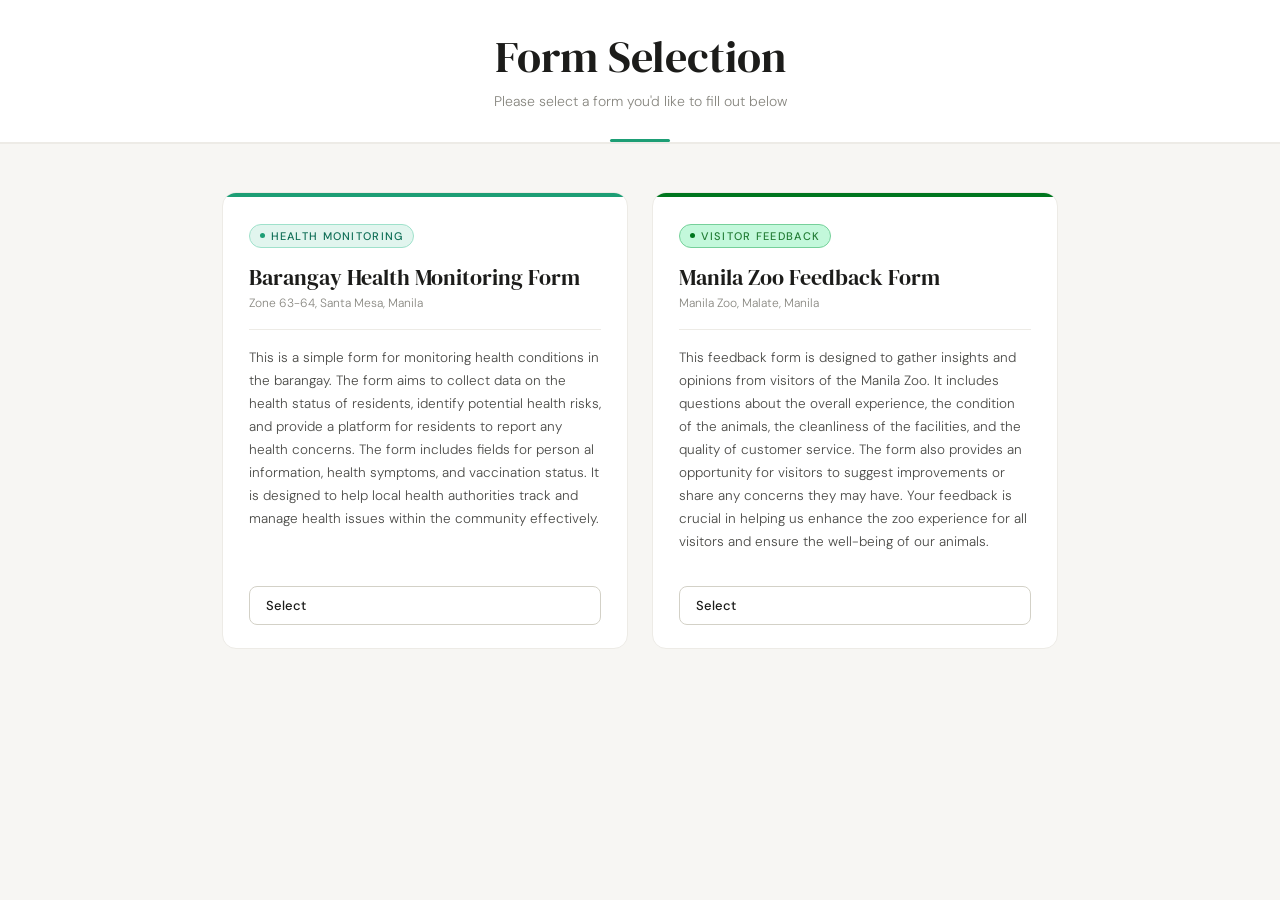
<file: index.html>
<!DOCTYPE html>
<html lang="en">
    <head>
        <title>Form Selection</title>
        <meta charset="UTF-8">
        <meta name="viewport" content="width=device-width, initial-scale=1.0">
        <link href="https://fonts.googleapis.com/css2?family=DM+Serif+Display:ital@0;1&family=DM+Sans:opsz,wght@9..40,300;9..40,400;9..40,500&display=swap" rel="stylesheet" />
        <link rel="stylesheet" href="Main_style.css">
    </head>
    <body>

        <div class="container">

            <!-- HEADER -->
            <div class="header">
                <h1 class="header-title">Form Selection</h1>
                <p class="header-sub">Please select a form you'd like to fill out below</p> 
            </div>

            <!-- CARD CONTAINER -->
            <div class="card-container">

                <!-- CARD 1: BARANGAY HEALTH FORM CARD -->
                <div id="barangayHealthForm_card" class="card" onclick="goHealthForm()">
                    <div class="card-accent teal"></div>
                    <div class="card-body">
                        <div class="card-badge teal">
                            <span class="badge-dot teal"></span>
                            Health Monitoring
                        </div>
                        <h2 class="card-title">Barangay Health Monitoring Form</h2>
                        <p class="card-location">Zone 63-64, Santa Mesa, Manila</p>
                        <div class="card-divider"></div>
                        <p class="card-desc">
                            This is a simple form for monitoring health conditions in the barangay. The form
                            aims to collect data on the health status of residents, identify potential health risks,
                            and provide a platform for residents to report any health concerns. 
                            The form includes fields for person al information, health symptoms, and vaccination status. 
                            It is designed to help local health authorities track and manage health issues within the community effectively.
                        </p>
                    </div>
                    <div class="card-footer">
                        <button class="card-btn">
                            Select
                            <span class="btn-arrow"></span>
                        </button>
                    </div>
                </div>

                <!-- CARD 2: MANILA ZOO FORM CARD-->
                 <div id="manilaZooForm_card" class="card" onclick="goFeedbackForm()">
                    <div class="card-accent blue"></div>
                    <div class="card-body">
                        <div class="card-badge blue">
                            <span class="badge-dot blue"></span>
                            Visitor Feedback
                        </div>
                        <h2 class="card-title">Manila Zoo Feedback Form</h2>
                        <p class="card-location">Manila Zoo, Malate, Manila</p>
                        <div class="card-divider"></div>
                        <p class="card-desc">
                            This feedback form is designed to gather insights and opinions from visitors of the Manila Zoo. 
                        It includes questions about the overall experience, the condition of the animals, the cleanliness of the facilities, 
                        and the quality of customer service. The form also provides an opportunity for visitors to suggest improvements or 
                        share any concerns they may have. Your feedback is crucial in helping us enhance the zoo experience for all visitors 
                        and ensure the well-being of our animals.
                        </p>
                    </div>
                    <div class="card-footer">
                        <button class="card-btn">
                            Select
                            <span class="btn-arrow"></span>
                        </button>
                    </div>
                </div>
            </div>
        </div>
        <script>

            function goHealthForm() {
                window.location.href = "BHMS_index.html";
            }


            function goFeedbackForm() {
                window.location.href = "LTFS_index.html";
            }

        </script>
    </body>
</file>
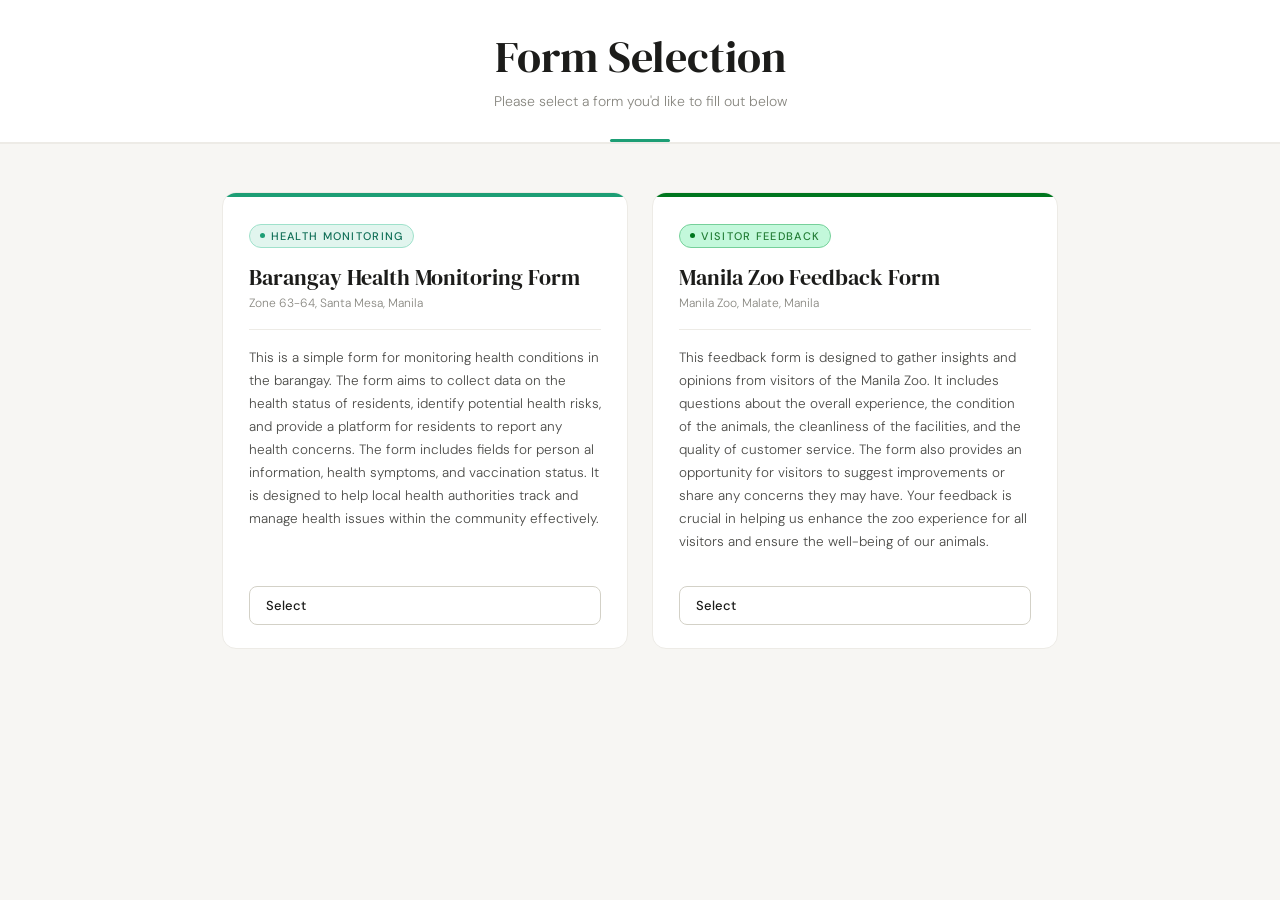
<file: Main Page/index.html>
<!DOCTYPE html>
<html lang="en">
    <head>
        <title>Form Selection</title>
        <meta charset="UTF-8">
        <meta name="viewport" content="width=device-width, initial-scale=1.0">
        <link href="https://fonts.googleapis.com/css2?family=DM+Serif+Display:ital@0;1&family=DM+Sans:opsz,wght@9..40,300;9..40,400;9..40,500&display=swap" rel="stylesheet" />
        <link rel="stylesheet" href="Main_style.css">
    </head>
    <body>

        <div class="container">

            <!-- HEADER -->
            <div class="header">
                <h1 class="header-title">Form Selection</h1>
                <p class="header-sub">Please select a form you'd like to fill out below</p> 
            </div>

            <!-- CARD CONTAINER -->
            <div class="card-container">

                <!-- CARD 1: BARANGAY HEALTH FORM CARD -->
                <div id="barangayHealthForm_card" class="card" onclick="goHealthForm()">
                    <div class="card-accent teal"></div>
                    <div class="card-body">
                        <div class="card-badge teal">
                            <span class="badge-dot teal"></span>
                            Health Monitoring
                        </div>
                        <h2 class="card-title">Barangay Health Monitoring Form</h2>
                        <p class="card-location">Zone 63-64, Santa Mesa, Manila</p>
                        <div class="card-divider"></div>
                        <p class="card-desc">
                            This is a simple form for monitoring health conditions in the barangay. The form
                            aims to collect data on the health status of residents, identify potential health risks,
                            and provide a platform for residents to report any health concerns. 
                            The form includes fields for person al information, health symptoms, and vaccination status. 
                            It is designed to help local health authorities track and manage health issues within the community effectively.
                        </p>
                    </div>
                    <div class="card-footer">
                        <button class="card-btn">
                            Select
                            <span class="btn-arrow"></span>
                        </button>
                    </div>
                </div>

                <!-- CARD 2: MANILA ZOO FORM CARD-->
                 <div id="manilaZooForm_card" class="card" onclick="goFeedbackForm()">
                    <div class="card-accent blue"></div>
                    <div class="card-body">
                        <div class="card-badge blue">
                            <span class="badge-dot blue"></span>
                            Visitor Feedback
                        </div>
                        <h2 class="card-title">Manila Zoo Feedback Form</h2>
                        <p class="card-location">Manila Zoo, Malate, Manila</p>
                        <div class="card-divider"></div>
                        <p class="card-desc">
                            This feedback form is designed to gather insights and opinions from visitors of the Manila Zoo. 
                        It includes questions about the overall experience, the condition of the animals, the cleanliness of the facilities, 
                        and the quality of customer service. The form also provides an opportunity for visitors to suggest improvements or 
                        share any concerns they may have. Your feedback is crucial in helping us enhance the zoo experience for all visitors 
                        and ensure the well-being of our animals.
                        </p>
                    </div>
                    <div class="card-footer">
                        <button class="card-btn">
                            Select
                            <span class="btn-arrow"></span>
                        </button>
                    </div>
                </div>
            </div>
        </div>
        <script>

            function goHealthForm() {
                window.location.href = "../Barangay Health Monitoring Page/BHMS_index.html";
            }


            function goFeedbackForm() {
                window.location.href = "../Manila Zoo Feedback Page/LTFS_index.html";
            }

        </script>
    </body>
</file>
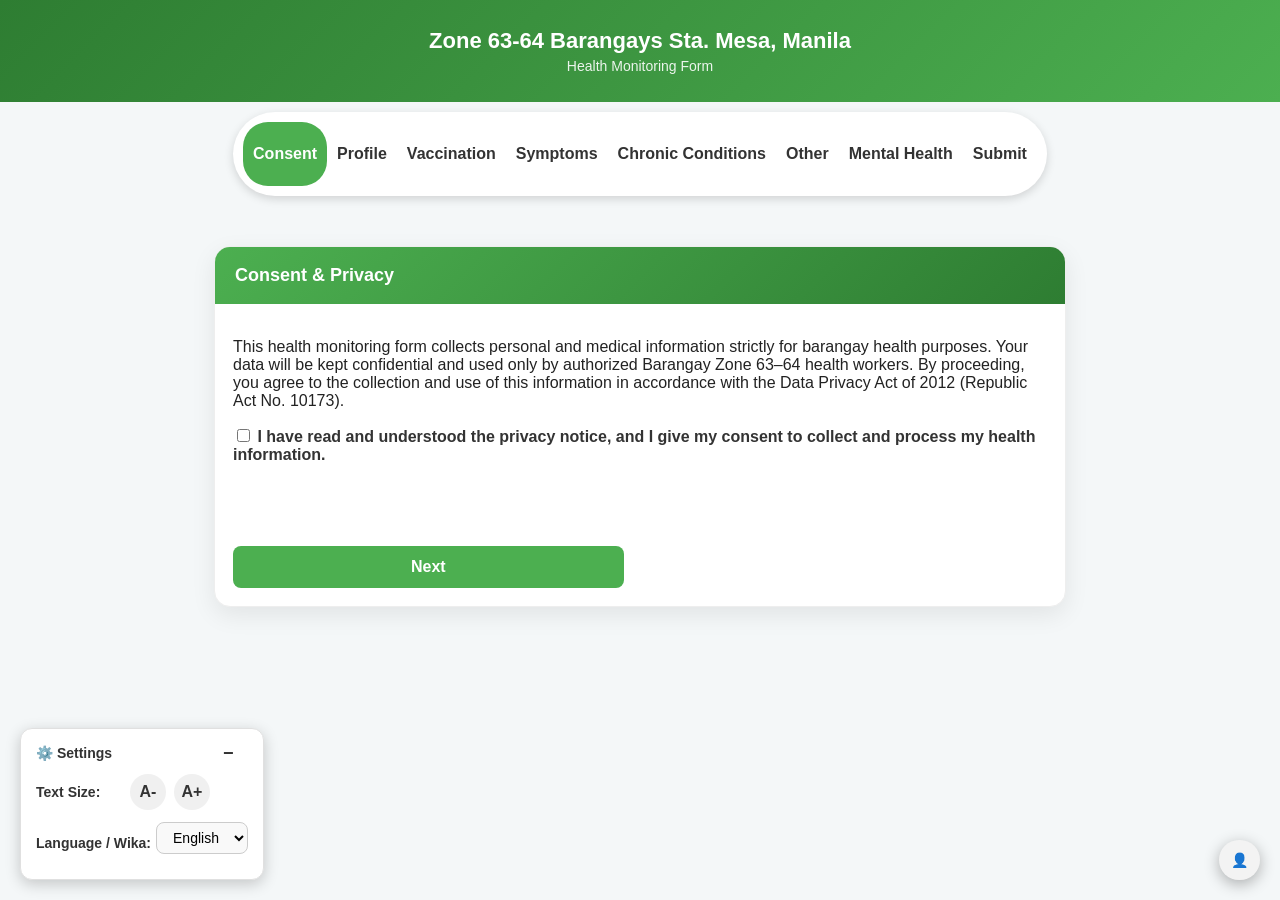
<file: BHMS_index.html>
<!DOCTYPE html>
<html lang="en">
<head>
    <meta charset="UTF-8">
    <meta name="viewport" content="width=device-width, initial-scale=1.0">
    <title>Barangay Health Monitoring Form</title>
    <link rel="stylesheet" href="BHMS_style.css">
    <script src="BHMS_script.js" defer></script>
</head>




<body>




<!-- FLOATING CONTROLS -->
<div class="controls" id="floatingControls">
    <!-- Toggle Controls -->
    <div class="controls-header" onclick="toggleControls()">
        <span style="font-weight: bold; font-size: 14px; color: #333;">⚙️ Settings</span>
        <span id="toggleIcon" style="font-weight: bold; cursor: pointer; font-size: 18px; line-height: 1;">&minus;</span>
    </div>




    <div class="controls-content" id="controlsContent">
        <!-- Text Scaling -->
        <div class="control-group">
            <span style="font-weight: bold; margin-right: 5px;">Text Size:</span>
            <button type="button" onclick="changeTextSize(-1)">A-</button>
            <button type="button" onclick="changeTextSize(1)">A+</button>
        </div>
        <!-- Language Selector -->
        <div class="control-group">
            <span style="font-weight: bold; margin-right: 5px;">Language / Wika:</span>
            <select name="language" id="langToggle">
                <option value="en" selected>English</option>
                <option value="fil">Filipino</option>
            </select>
        </div>
    </div>
</div>




<!-- PAGE HEADER -->
<header class="page-header">
    <div class="title">Zone 63-64 Barangays Sta. Mesa, Manila</div>
    <div class="subtitle">Health Monitoring Form</div>
</header>




<!-- PROGRESS NAVIGATION -->
<nav class="progress-wrapper" id="main-nav">
    <div class="progress-nav">
        <div class="step" data-i18n="nav_consent">Consent</div>
        <div class="step" data-i18n="nav_profile">Profile</div>
        <div class="step" data-i18n="nav_vax">Vaccination</div>
        <div class="step" data-i18n="nav_symptoms">Symptoms</div>
        <div class="step" data-i18n="nav_conditions">Chronic Conditions</div>
        <div class="step" data-i18n="nav_other">Other</div>
        <div class="step" data-i18n="nav_mental">Mental Health</div>
        <div class="step" data-i18n="nav_submit">Submit</div>
    </div>
</nav>




<form id="healthForm" enctype="multipart/form-data">
 
  <!-- CONSENT & PRIVACY -->
  <section class="card" id="consent-card">
      <div class="card-header" data-i18n="consent_header">Consent &amp; Privacy</div>
      <div class="card-body">
          <p data-i18n="consent_text">This health monitoring form collects personal and medical information strictly for barangay health purposes. Your data will be kept confidential and used only by authorized Barangay Zone 63–64 health workers. By proceeding, you agree to the collection and use of this information in accordance with the Data Privacy Act of 2012 (Republic Act No. 10173).</p>
          <label>
              <input id="consent_btn" type="checkbox" name="consent" required>
              <span data-i18n="consent_check">I have read and understood the privacy notice, and I give my consent to collect and process my health information.</span>
          </label><br><br>
         
          <div class="step-nav"><button type="button" onclick="nextStep()" data-i18n="btn_next">Next</button></div>
      </div>
  </section>






<!-- STEP 1: PROFILE -->
<div class="card" id="profile-card">


    <div class="card-header" data-i18n="s1_header">
        Step 1: Resident's Profile
    </div>


    <div class="card-body">


        <!-- SECTION TITLE -->
        <h3 class="section-title" data-i18n="resident_details">  Resident's Detail</h3>


        <!-- FORM FOR -->
        <label data-i18n="lbl_form_for">
            Who is this form for? <span class="required">*</span>
        </label>


        <select name="form_for" required>
            <option value="" data-i18n="opt_select_person" selected disabled>Select Person</option>
            <option value="Myself" data-i18n="opt_myself">For myself</option>
            <option value="Someone Else" data-i18n="opt_someone">For someone else</option>
        </select>


        <!-- RELATIONSHIP -->
       <label data-i18n="lbl_rel"> If for someone else, specify relationship <span class="required">*</span> </label>


            <select name="relationship" required>
                <option value="" data-i18n="opt_select_relationship" selected disabled>Select Relationship</option>
                <option value="Guardian" data-i18n="opt_guardian">Guardian</option>
                <option value="Parent" data-i18n="opt_parent">Parent</option>
                <option value="Child" data-i18n="opt_child">Child</option>
                <option value="Sibling" data-i18n="opt_sibling">Sibling</option>
                <option value="Spouse" data-i18n="opt_spouse">Spouse</option>
                <option value="Relative" data-i18n="opt_relative">Relative</option>
                <option value="Other" data-i18n="opt_others">Other</option>
            </select>



        <!-- RESPONDENT NAME -->
        <div id="respondentSection">


    <label data-i18n="lbl_rname">
        Name of the Respondent (If for someone else)
    </label>


    <div class="name-grid">
        <input name="respondent_lname" placeholder="Last Name" required pattern="^\p{L}([\p{L}\s'\-]*\p{L})?$" />
        <input name="respondent_fname" placeholder="First Name" required pattern="^\p{L}([\p{L}\s'\-]*\p{L})?$" />
        <input name="respondent_mi" placeholder="M.I." maxlength="2" pattern="^(?=.*\p{L})[\p{L}\s]+$"/>
        <input name="respondent_suffix" placeholder="Suffix (Jr, Sr, III)" pattern="^(?=.*\p{L})[\p{L}\s]+$"/>
    </div>


</div>
 <hr>


        <!-- FULL NAME -->
        <label><span data-i18n="lbl_name">Full Name</span> <span class="required">*</span></label><br>




        <div class="name-grid">
            <input name="full_lname" placeholder="Last Name" required pattern="^\p{L}([\p{L}\s'\-]*\p{L})?$" />
            <input name="full_fname" placeholder="First Name" required pattern="^\p{L}([\p{L}\s'\-]*\p{L})?$" />
            <input name="full_mi" placeholder="M.I." maxlength="2" pattern="^(?=.*\p{L})[\p{L}\s]+$"/>
            <input name="full_suffix" placeholder="Suffix (Jr, Sr, III)" pattern="^(?=.*\p{L})[\p{L}\s]+$" />
        </div>


        <hr>

        <label><span data-i18n="lbl_age">Age</span> <span class="required">*</span></label>
        <input type="number" name="age" id="v-age" placeholder="Enter age" data-i18n="ph_age" min="1" max="120" required oninput="this.value = this.value.replace(/[^0-9]/g, '')"/>


        <!-- SEX -->
        <label><span data-i18n="lbl_sex"> Sex </span> <span class="required">*</span></label>


            <select name="sex" required>
                <option value="" data-i18n="opt_select_sex" selected disabled>Select Sex</option>
                <option value="Male" data-i18n="opt_male">Male</option>
                <option value="Female" data-i18n="opt_female">Female</option>
            </select>


        <!-- CIVIL STATUS -->
        <label><span data-i18n="lbl_civil"> Civil Status </span> <span class="required">*</span></label>


            <select name="civil_status" required>
                <option value="" data-i18n="opt_select_civil" selected disabled>Select Civil Status</option>
                <option value="Single" data-i18n="opt_single">Single</option>
                <option value="Married" data-i18n="opt_married">Married</option>
                <option value="Widowed" data-i18n="opt_widowed">Widowed</option>
                <option value="Separated" data-i18n="opt_separated">Separated</option>
            </select>


        <hr>


        <!-- ADDRESS -->
        <h3 class="section-title" data-i18n="address_details"> Address Details</h3>


        <label> <span data-i18n="present_address"> Present Address </span> <span class="required">*</span></label>


        <div class="address-grid">
            <input name="unit_no" placeholder="Unit / House No." required pattern="^(?=.*\p{L})[\p{L}\d\s'-.]+$"/>
            <input name="street" placeholder="Street (e.g., Pureza St.)" required pattern="^(?=.*\p{L})[\p{L}\d\s'-.]+$"/>


            <select name="barangay" required>
                <option value="" data-i18n="opt_barangay" selected disabled>Select Barangay</option>
                <option value="626">626</option>
                <option value="627">627</option>
                <option value="628">628</option>
                <option value="629">629</option>
                <option value="630">630</option>
                <option value="631">631</option>
                <option value="632">632</option>
                <option value="633">633</option>
                <option value="634">634</option>
                <option value="635">635</option>
                <option value="636">636</option>
            </select>


            <input value="Zone 63 / 64" disabled />
            <input value="Manila" disabled />
            <input value="Metro Manila (NCR)" disabled />
            <input value="Philippines" disabled />
        </div>


        <hr>


        <!-- CONTACT -->
        <label><span data-i18n="lbl_contact"> Contact Number </span> <span class="required">*</span></label>


            <select name="contact_type" onchange="toggleContactPrefix(); validateContactLive()">
                <option value="mobile" data-i18n="opt_cellphone">Cellphone</option>
                <option value="landline" data-i18n="opt_telephone">Telephone</option>
            </select>


            <div class="contact-wrapper">
            <span id="contactPrefix">+63</span>


                <input
                    name="contact_number"
                    type="tel"
                    inputmode="numeric"
                    required
                    oninput="validateContactLive()"/>
                </div>


        <div class="step-nav">
            <button type="button" onclick="prevStep()">Back</button>
            <button type="button" onclick="nextStep()">Next</button>
        </div>


    </div>
</div>

  <!-- STEP 2: VACCINATION RECORDS -->
  <section class="card" id="vaccination-card">
      <div class="card-header" data-i18n="s2_header">Step 2: Vaccination Records</div>
      <div class="card-body">
          <label><span data-i18n="lbl_covid">COVID-19 Vaccination Status</span> <span class="required">*</span></label><br>
          <select name="covid_vax_status" required>
              <option value="" disabled selected>-- Select Status --</option>
              <option value="Vaccinated" data-i18n="opt_vax">Vaccinated</option>
              <option value="Unvaccinated" data-i18n="opt_unvax">Unvaccinated</option>
          </select><br><br>




          <label><span data-i18n="lbl_annual_vax">Received annual vaccines in the last 12 months? (Select all that apply)</span> <span class="required">*</span></label><br>
          <label><input type="checkbox" name="annual_vax" value="flu"> <span data-i18n="opt_flu">Flu (Influenza)</span></label>
          <label><input type="checkbox" name="annual_vax" value="pneumonia"> <span data-i18n="opt_pneumonia">Pneumonia</span></label>
          <label><input type="checkbox" name="annual_vax" value="none"> <span data-i18n="opt_none">None</span></label>
          <label><input type="checkbox" name="annual_vax" value="Other"> <span data-i18n="opt_others">Other</span></label><br>
          <input type="text" name="vax_other_details" pattern="^(?=.*\p{L})[\p{L}\s'\-\d]+$" placeholder="If others, please specify" data-i18n="ph_others" disabled class="disabled-field">
          <br><br>
         




          <label><span data-i18n="lbl_vaxcard">Physical VaxCard or VaxCert available?</span><span class="required">*</span></label><br>
          <select name="vaxcard_available" required>
            <option value="" disabled selected>-- Select Document --</option>
            <option value="VaxCard" data-i18n="opt_vaxcard">VaxCard</option>
            <option value="VaxCert" data-i18n="opt_vaxcert">VaxCert</option>
            <option value="None" data-i18n="opt_none">None</option>
          </select><br><br>




          <label data-i18n="lbl_upload_vax">Upload VaxCard / VaxCert (if available)</label><br>
          <input type="file" name="vax_document" accept=".pdf,.jpg,.jpeg,.png"><br>




          <div class="step-nav">
              <button type="button" onclick="prevStep()" data-i18n="btn_back">Back</button>
              <button type="button" onclick="nextStep()" data-i18n="btn_next">Next</button>
          </div>
      </div>
  </section>




  <!-- STEP 3: COMMON HEALTH SYMPTOMS -->
  <section class="card" id="symptoms-card">
      <div class="card-header" data-i18n="s3_header">Step 3: Common Health Symptoms</div>
      <div class="card-body">
          <label><span data-i18n="lbl_symptoms">In the past 14 days, have you experienced any of these symptoms? (Select all that apply)</span> <span class="required">*</span></label><br>
          <label><input type="checkbox" name="symptoms" value="Fever"> <span data-i18n="opt_fever">Fever / Flu</span></label><br>
          <label><input type="checkbox" name="symptoms" value="Cough"> <span data-i18n="opt_cough">Cough</span></label><br>
          <label><input type="checkbox" name="symptoms" value="Loss Smell Taste"> <span data-i18n="opt_loss_smell">Loss of Smell or Taste</span></label><br>
          <label><input type="checkbox" name="symptoms" value="Fatigue"> <span data-i18n="opt_fatigue">Fatigue</span></label><br>
          <label><input type="checkbox" name="symptoms" value="Headache"> <span data-i18n="opt_headache">Severe Headache</span></label><br>
          <label><input type="checkbox" name="symptoms" value="COVID-like"> <span data-i18n="opt_covid_like">COVID-like Symptoms</span></label><br>
          <label><input type="checkbox" name="symptoms" value="Rashes"> <span data-i18n="opt_rashes">Rashes</span></label><br>
          <label><input type="checkbox" name="symptoms" value="Diarrhea"> <span data-i18n="opt_diarrhea">Diarrhea</span></label><br>
          <label><input type="checkbox" name="symptoms" value="none"> <span data-i18n="opt_none">None</span></label><br>
          <label><input type="checkbox" name="symptoms" value="Others"> <span data-i18n="opt_others">Others</span></label><br>
          <input type="text" name="symptoms_other_details" pattern="^(?=.*\p{L})[\p{L}\s'\-\d]+$" placeholder="If others, please specify" data-i18n="ph_others" disabled class="disabled-field"><br><br>




          <label data-i18n="lbl_duration">If checked, how long have these symptoms been present?</label><br>
          <select name="symptom_duration">
              <option value="" disabled selected>-- Select Duration --</option>
              <option value="1-3 days" data-i18n="opt_1_3">1-3 days</option>
              <option value="4-7 days" data-i18n="opt_4_7">4-7 days</option>
              <option value="More than a week" data-i18n="opt_more_1_week">More than a week</option>
          </select><br><br>




          <label data-i18n="lbl_meds">Have you taken any medication for these symptoms?</label><br>
          <select name="has_taken_medication">
              <option value="" disabled selected>-- Select --</option>
              <option value="Yes" data-i18n="opt_yes">Yes</option>
              <option value="No" data-i18n="opt_no">No</option>
          </select><br><br>




          <label data-i18n="lbl_meds_taken">If yes, what medication did you take?</label><br>
          <input type="text" name="medication_taken" placeholder="Enter medication name(s)" data-i18n="ph_meds"><br><br>




          <label><span data-i18n="lbl_household_size">How many people currently live in your home?</span><span class="required">*</span></label><br>
          <input type="number" name="household_members" placeholder="Enter number" data-i18n="ph_number" min="1"><br><br>




          <label><span data-i18n="lbl_household_sick">Are any other members of your household currently experiencing illness or severe symptoms?</span> <span class="required">*</span></label><br>
          <select name="household_sick" required>
              <option value="" disabled selected>-- Select --</option>
              <option value="Yes" data-i18n="opt_yes">Yes</option>
              <option value="No" data-i18n="opt_no_healthy">No, everyone is healthy</option>
          </select><br><br>




          <label data-i18n="lbl_sick_details">If yes, please specify their symptoms:</label>
          <input type="text" name="household_sick_details" placeholder="Enter symptoms" data-i18n="ph_symptoms"><br>




          <div class="step-nav">
              <button type="button" onclick="prevStep()" data-i18n="btn_back">Back</button>
              <button type="button" onclick="nextStep()" data-i18n="btn_next">Next</button>
          </div>
      </div>
  </section>




  <!-- STEP 4:CHRONIC CONDITIONS & MAINTENANCE -->
  <section class="card" id="chronic-card">
      <div class="card-header" data-i18n="s4_header">Step 4: Chronic Conditions &amp; Maintenance</div>
      <div class="card-body">
          <label><span data-i18n="lbl_chronic">Are you currently diagnosed with any of the following chronic conditions? (Select all that apply)</span> <span class="required">*</span></label><br>
          <label><input type="checkbox" name="chronic" value="Hypertension"> <span data-i18n="opt_hyper">Hypertension (High Blood Pressure)</span></label><br>
          <label><input type="checkbox" name="chronic" value="Diabetes"> <span data-i18n="opt_diabetes">Diabetes (High Blood Sugar)</span></label><br>
          <label><input type="checkbox" name="chronic" value="Asthma"> <span data-i18n="opt_asthma">Asthma / Respiratory Disease</span></label><br>
          <label><input type="checkbox" name="chronic" value="Heart Disease"> <span data-i18n="opt_heart">Heart Disease</span></label><br>
          <label><input type="checkbox" name="chronic" value="TB"> <span data-i18n="opt_tb">Tuberculosis (TB)</span></label><br>
          <label><input type="checkbox" name="chronic" value="none"> <span data-i18n="opt_none">None</span></label><br>
          <label><input type="checkbox" name="chronic" value="Others"> <span data-i18n="opt_others">Others</span></label><br>
          <input type="text" name="chronic_other_details" pattern="^(?=.*\p{L})[\p{L}\s'\-\d]+$" placeholder="If others, please specify" data-i18n="ph_others" disabled class="disabled-field"><br><br>




          <label data-i18n="lbl_maintenance">If diagnosed, are you currently taking maintenance medication regularly?</label><br>
          <select name="maintenance_med_status">
              <option value="" disabled selected>-- Select Status --</option>
              <option value="Yes, supply" data-i18n="opt_supply">Yes, I have supply</option>
              <option value="Yes, running out" data-i18n="opt_running_out">Yes, but I'm running out</option>
              <option value="Stopped" data-i18n="opt_stopped">No, I stopped taking</option>
          </select><br>




          <div class="step-nav">
              <button type="button" onclick="prevStep()" data-i18n="btn_back">Back</button>
              <button type="button" onclick="nextStep()" data-i18n="btn_next">Next</button>
          </div>
      </div>
  </section>




  <!-- STEP 5: OTHER CONDITIONS -->
  <section class="card" id="other-card">
      <div class="card-header"><span data-i18n="s5_header">Step 5: Other Conditions</span> <small data-i18n="s5_header_small">(Only if Applicable)</small></div>
      <div class="card-body">
          <label><strong data-i18n="lbl_maternal">Maternal Health Care</strong> <small data-i18n="lbl_maternal_small">(For females ages 15–49)</small></label><br><br>




          <label data-i18n="lbl_preg">Are you currently pregnant, or have you given birth in the last 6 months?</label><br>
          <select name="pregnancy_status">
              <option value="" disabled selected>-- Select Status --</option>
              <option value="Currently Pregnant" data-i18n="opt_preg_now">Yes, currently pregnant</option>
              <option value="Recently gave birth" data-i18n="opt_preg_recent">Yes, recently gave birth</option>
              <option value="No" data-i18n="opt_no">No</option>
          </select><br><br>




          <label data-i18n="lbl_prenatal">If pregnant, have you been attending regular prenatal check-ups at the health center?</label><br>
          <select name="prenatal_checkup">
              <option value="" disabled selected>-- Select Status --</option>
              <option value="Yes regularly" data-i18n="opt_reg">Yes, regularly</option>
              <option value="Yes missed" data-i18n="opt_missed">Yes, missed a few</option>
              <option value="No" data-i18n="opt_not_yet">No, I haven't gone yet</option>
          </select><br><br>




          <label data-i18n="lbl_danger">Did you experience any danger signs recently (e.g., severe bleeding, extreme swelling, severe headache)?</label><br>
          <select name="danger_signs">
              <option value="" disabled selected>-- Select Status --</option>
              <option value="Yes" data-i18n="opt_yes">Yes</option>
              <option value="No" data-i18n="opt_no">No</option>
          </select><br><br>




          <label><strong data-i18n="lbl_geriatric">Geriatric Care</strong> <small data-i18n="lbl_geriatric_small">(For senior citizens, ages 60 and above)</small></label><br><br>




          <label data-i18n="lbl_assist">Do you require physical assistance with daily activities (e.g., bathing, eating, walking)?</label><br>
          <select name="physical_assistance">
              <option value="" disabled selected>-- Select Status --</option>
              <option value="Independent" data-i18n="opt_indep">Fully independent</option>
              <option value="Some assistance" data-i18n="opt_some_assist">Need some assistance</option>
              <option value="Dependent" data-i18n="opt_dependent">Fully dependent / Bedridden</option>
          </select><br><br>




          <label data-i18n="lbl_age_diff">Are you experiencing any of the following age-related difficulties? (Select all that apply)</label><br>
          <label><input type="checkbox" name="geriatric_difficulties" value="Joint Pain"> <span data-i18n="opt_joint">Severe joint pain / Arthritis</span></label><br>
          <label><input type="checkbox" name="geriatric_difficulties" value="Vision"> <span data-i18n="opt_vision">Vision loss / Cataracts</span></label><br>
          <label><input type="checkbox" name="geriatric_difficulties" value="Hearing"> <span data-i18n="opt_hearing">Hearing Difficulty</span></label><br>
          <label><input type="checkbox" name="geriatric_difficulties" value="Memory"> <span data-i18n="opt_memory">Memory loss / Confusion</span></label><br>
          <label><input type="checkbox" name="geriatric_difficulties" value="none"> <span data-i18n="opt_none">None</span></label><br>
          <label><input type="checkbox" name="geriatric_difficulties" value="Others"> <span data-i18n="opt_others">Others</span></label><br><br>




          <label data-i18n="lbl_senior_id">Do you have an active Senior Citizen ID for medicine discounts?</label><br>
          <select name="senior_id">
              <option value="" disabled selected>-- Select Status --</option>
              <option value="Yes" data-i18n="opt_yes">Yes</option>
              <option value="No, need assist" data-i18n="opt_need_assist_id">No, need assistance applying</option>
              <option value="Lost" data-i18n="opt_lost_id">Lost my ID</option>
          </select><br>




          <div class="step-nav">
              <button type="button" onclick="prevStep()" data-i18n="btn_back">Back</button>
              <button type="button" onclick="nextStep()" data-i18n="btn_next">Next</button>
          </div>
      </div>
  </section>
 
  <!-- STEP 6: MENTAL HEALTH -->
  <section class="card" id="mental-card">
      <div class="card-header"><span data-i18n="s6_header">Step 6: Mental Health &amp; Wellbeing</span> <small data-i18n="s6_header_small">(Optional)</small></div>
      <div class="card-body">
          <label data-i18n="lbl_mental_diag">Has a doctor or psychiatrist formally diagnosed you with a mental health or neurological condition?</label><br>
          <select name="mental_diagnosis">
              <option value="" disabled selected>-- Select Status --</option>
              <option value="Yes" data-i18n="opt_yes">Yes</option>
              <option value="No" data-i18n="opt_no">No</option>
              <option value="Prefer not to answer" data-i18n="opt_prefer_not">Prefer not to answer</option>
          </select><br><br>




          <label data-i18n="lbl_mental_med">If yes, are you currently taking prescribed maintenance medication for this condition?</label><br>
          <select name="mental_med_status">
              <option value="" disabled selected>-- Select Status --</option>
              <option value="Yes, enough" data-i18n="opt_enough">Yes, and I have enough supply</option>
              <option value="Yes, need refill" data-i18n="opt_need_refill">Yes, but I need assistance getting refills</option>
              <option value="Stopped" data-i18n="opt_stopped">No, I stopped taking them</option>
          </select><br><br>




          <label data-i18n="lbl_psych">Would you like discreet psychological support?</label><br>
          <select name="psychological_support">
              <option value="" disabled selected>-- Select Status --</option>
              <option value="Yes, contact me" data-i18n="opt_contact_me">Yes, please contact me</option>
              <option value="No, okay" data-i18n="opt_im_okay">No, I am okay</option>
          </select><br>




          <div class="step-nav">
              <button type="button" onclick="prevStep()" data-i18n="btn_back">Back</button>
              <button type="button" onclick="nextStep()" data-i18n="btn_next">Next</button>
          </div>
      </div>
  </section>




  <!-- STEP 7: SUBMIT -->
  <section class="card" id="submit-card">
      <div class="card-header" data-i18n="s7_header">Step 7: Submit</div>
      <div class="card-body">
          <label data-i18n="lbl_notes">Additional Health Notes</label><br>
          <textarea name="additional_notes" rows="5" placeholder="Enter any additional health information or concerns..." data-i18n="ph_notes"></textarea><br><br>




          <label><span data-i18n="lbl_emerg_name">Emergency Contact Person</span><span class="required">*</span></label><br>
          <input type="text" pattern="^\p{L}([\p{L}\s'\-]*\p{L})?$"g name="emergency_contact_name" placeholder="Enter emergency contact name" data-i18n="ph_emerg_name" required><br><br>




          <label><span data-i18n="lbl_emerg_num">Emergency Contact Number</span><span class="required">*</span></label><br>
          <input type="tel" pattern="^(09\d{9}|028\d{7}|8\d{7})$" name="emergency_contact_number" maxlength="11" placeholder="Enter emergency contact number" data-i18n="ph_emerg_num" required><br><br>




          <label><input type="checkbox" name="confirm_accuracy" required> <span data-i18n="lbl_confirm">I confirm that all information provided in this form is true and accurate to the best of my knowledge.</span></label><br>




          <div class="step-nav">
              <button type="button" onclick="prevStep()" data-i18n="btn_back">Back</button>
              <button type="button" onclick="buildSummary(); nextStep();" data-i18n="btn_review">Review &amp; Submit</button>
          </div>
      </div>
  </section>




  <!-- ANSWER SUMMARY -->
  <section class="card" id="summary-card">
      <div class="card-header" data-i18n="summary_header">Summary of Your Answers</div>
      <div class="card-body">
          <p data-i18n="summary_desc">Please review your responses below before final submission.</p>
          <table id="summary-table" border="1" width="100%" cellpadding="6" cellspacing="0">
              <thead>
                  <tr>
                      <th data-i18n="th_section">Section</th>
                      <th data-i18n="th_question">Question</th>
                      <th data-i18n="th_answer">Answer</th>
                  </tr>
              </thead>
              <tbody id="summary-body"></tbody>
            </table><br>




          <div class="step-nav">
              <button type="button" onclick="prevStep()" data-i18n="btn_back">Back</button>
              <button type="button" onclick="finalSubmit()" data-i18n="btn_confirm">Confirm &amp; Submit</button>
          </div>
      </div>
  </section>
</form>




<!-- SUCCESS SCREEN -->
<section class="card" id="success-card">
    <div class="card-header" data-i18n="success_header">Submission Successful</div>
    <div class="card-body" style="text-align: center;">
        <h2 data-i18n="success_h2">Thank you!</h2>
        <p data-i18n="success_p">Your health monitoring data has been securely recorded.</p>
        <div class="step-nav" style="justify-content: center;">
            <button type="button" onclick="answerAgain()" style="background: #2e7d32;" data-i18n="btn_answer_again">Answer Another Form</button>
        </div>
    </div>
</section>




<!-- RESULTS -->
<section class="card" id="database-card" style="max-width: 95%;">
    <div class="card-header">Results Database</div>
    <div class="card-body">
       
        <div class="step-nav" style="margin-top: 0; margin-bottom: 20px; align-items: center;">
            <div style="display: flex; gap: 10px;">
                <button type="button" onclick="closeDatabase()" style="background: #2e7d32; width: auto; padding: 10px 20px; margin-top: 0; color: white;">&larr; <span>Go Back to Form</span></button>
                <button type="button" onclick="printResults()" style="background: #d97706; width: auto; padding: 10px 20px; margin-top: 0; color: white;">🖨️ Print Results</button>
            </div>
            <h3 style="margin: 0; display: flex; align-items: center; margin-left: auto;"><span>Total Submissions:</span> <span id="total-count" style="margin-left: 8px;">0</span></h3>
        </div>




        <div id="database-container"></div>
    </div>
</section>

<!-- Modal for Image Result View -->
<div class="modal-overlay" id="documentModal">
    <div class="modal-content">
        <button type="button" class="close-modal-btn" onclick="closeDocumentModal()">&times;</button>
        <iframe id="modalViewer" src="" frameborder="0"></iframe>
    </div>
</div>

<div class="admin-controls" onclick="viewDatabase()" title="Admin Access">
    <span>👤</span>
</div>

</body>
</html>
</file>
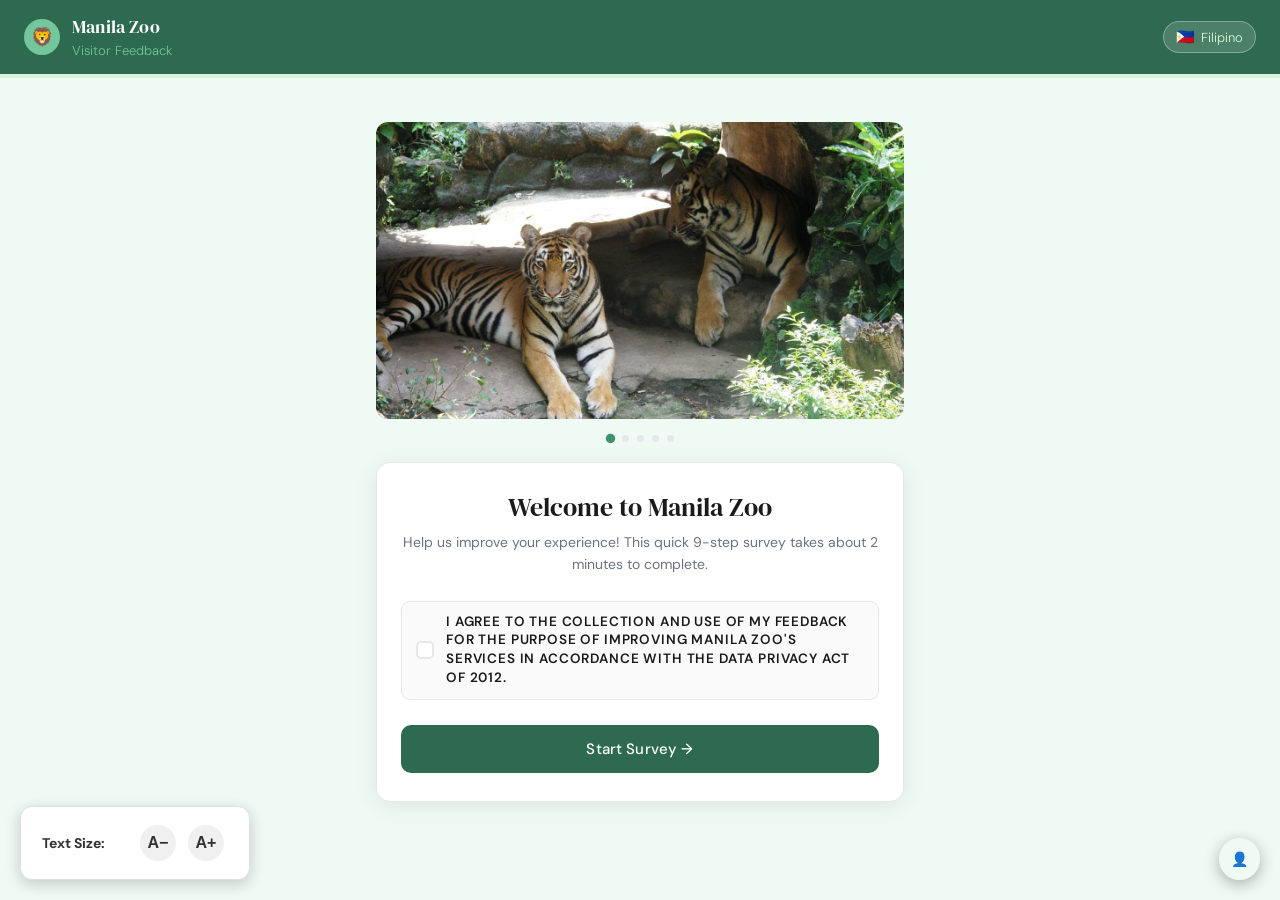
<file: LTFS_index.html>
<!DOCTYPE html>
<html lang="en">
<head>
  <meta charset="UTF-8">
  <meta name="viewport" content="width=device-width, initial-scale=1.0">
  <title>Manila Zoo Feedback System</title>
  <link href="https://fonts.googleapis.com/css2?family=DM+Serif+Display:ital@0;1&family=DM+Sans:wght@300;400;500;600&display=swap" rel="stylesheet">
  <link rel="stylesheet" href="LTFS_style.css">
  <script src="LTFS_script.js" defer></script>
</head>
<body>


<!-- ══════════════════════════════════════
     FLOATING CONTROLS (bottom-left corner)
     Contains text size A−/A+ buttons
══════════════════════════════════════ -->
<div class="controls">
  <div class="control-group">
    <div class="text-size-control" title="Adjust text size">
      <span style="font-weight: bold; margin-right: 5px;">Text Size:</span>
      <button type="button" id="size-down" aria-label="Decrease text size">A−</button>
      <button type="button" id="size-up"   aria-label="Increase text size">A+</button>
    </div>
  </div>
</div>


<!-- ══════════════════════════════════════
     HEADER
     Branding, language toggle, view/print results
══════════════════════════════════════ -->
<header>
  <div class="logo">🦁</div>
  <div>
    <h1>Manila Zoo</h1>
    <span data-key="header_sub">Visitor Feedback</span>
  </div>
  <div class="header-controls">
    <!-- Language toggle button: shows the language it will SWITCH TO -->
    <button type="button" id="lang-toggle" aria-label="Switch language">
      <span id="lang-icon">🇵🇭</span>
      <span id="lang-label">Filipino</span>
    </button>
  </div>
</header>


<!-- Progress bar fills as visitor advances through steps -->
<div class="progress-bar"><div class="progress-fill" id="progress-fill"></div></div>
<div class="step-counter" id="step-counter"></div>


<form class="wrapper" id="survey-form" onsubmit="return false;">


  <!-- ══════════ START PAGE ══════════
       Photo carousel, welcome message, consent checkbox -->
  <div class="page page-start active" data-page="start">
    <div class="carousel-wrap">
      <div class="carousel-track" id="carousel-track">
        <div class="carousel-slide"><img src="res/png1.jpg" alt="Manila Zoo photo 1"></div>
        <div class="carousel-slide"><img src="res/png2.jpg" alt="Manila Zoo photo 2"></div>
        <div class="carousel-slide"><img src="res/png3.jpg" alt="Manila Zoo photo 3"></div>
        <div class="carousel-slide"><img src="res/png4.jpg" alt="Manila Zoo photo 4"></div>
        <div class="carousel-slide"><img src="res/png5.jpg" alt="Manila Zoo photo 5"></div>
      </div>
    </div>
    <!-- Dot navigation for the carousel -->
    <div class="carousel-dots" id="carousel-dots">
      <button type="button" class="carousel-dot active" data-slide="0"></button>
      <button type="button" class="carousel-dot" data-slide="1"></button>
      <button type="button" class="carousel-dot" data-slide="2"></button>
      <button type="button" class="carousel-dot" data-slide="3"></button>
      <button type="button" class="carousel-dot" data-slide="4"></button>
    </div>
    <div class="card">
      <p class="welcome-text" data-key="welcome_title">Welcome to Manila Zoo</p>
      <p class="welcome-sub" data-key="welcome_sub">Help us improve your experience! This quick 9-step survey takes about 2 minutes to complete.</p>


      <!-- CONSENT & DATA PRIVACY NOTICE (required before proceeding) -->
      <div class="field" style="margin-top: 25px; margin-bottom: 25px;">
        <label class="check-item" id="consent-container" style="display: flex; flex-direction: row; align-items: center; gap: 12px; text-align: left;">
          <input type="checkbox" id="consent-check" required>
          
          <div class="check-box" style="flex-shrink: 0; margin: 0;"></div> 
          
          <span data-key="consent_lbl" style="flex: 1; font-size: calc(13.5px * var(--font-scale)); line-height: 1.4; color: var(--text);">
            I agree to the collection and use of my feedback for the purpose of improving Manila Zoo's services in accordance with the Data Privacy Act of 2012.
          </span>
        </label>
      </div>


      <!-- startWithConsent() validates the checkbox before navigating to Step 1 -->
      <button type="button" class="btn" onclick="startWithConsent()" data-key="start_btn">Start Survey →</button>
    </div>
  </div>


  <!-- ══════════ STEP 1: Visitor Info ══════════ -->
  <div class="page page-step1" data-page="1">
    <div class="card">
      <div class="q-label"><div class="dot"></div> <span data-key="step">Step</span> 1</div>
      <p class="q-title" data-key="s1_title">Visitor Information</p>
      <p class="q-subtitle" data-key="s1_sub">Tell us a little about yourself. All fields are optional.</p>


      <!-- ── Name Field (single input) ── -->
  <div class="field">
    <label><span data-key="lbl_fullname">Full Name</span><i style="font-size: 0.8em;"> (Optional)</i></label> 
    <input type="text" id="v-fullname" placeholder="e.g. Maria Santos Reyes" data-key-placeholder="ph_fullname">
  </div>


      <!-- ── Age & Visit Date ── -->
      <div class="field-row">
        <div class="field">
          <label><span data-key="lbl_age">Age</span></label>
          <input type="number" id="v-age" placeholder="e.g. 28" min="1" max="120" required>
        </div>
        <!-- Visit Date picker -->
        <div class="field">
          <label><span data-key="lbl_visit_date">Visit Date</span></label>
          <input type="date" id="v-visit-date">
        </div>
      </div>


      <!-- ── Address Fields (split into City/Province, Municipality, Barangay/Street) ── -->
      <div class="field">
        <label><span data-key="lbl_address_section">Address</span><i style="font-size: 0.8em;"> (Optional)</i></label>
      </div>
      <div class="field-row">
        <!-- City or Province -->
        <div class="field">
          <label data-key="lbl_city">City / Province</label>
          <input type="text" id="v-city" placeholder="e.g. Manila" data-key-placeholder="ph_city">
        </div>
        <!-- Municipality -->
        <div class="field">
          <label data-key="lbl_municipality">Municipality</label>
          <input type="text" id="v-municipality" placeholder="e.g. Ermita" data-key-placeholder="ph_municipality">
        </div>
      </div>
      <div class="field">
        <label data-key="lbl_barangay">Barangay / Street</label>
        <input type="text" id="v-barangay" placeholder="e.g. Brgy. 663, Adriatico St." data-key-placeholder="ph_barangay">
      </div>


      <!-- ── Nationality Dropdown (Local / Foreign) ── -->
      <div class="field">
        <label data-key="lbl_nationality">Nationality</label>
        <select id="v-nationality">
          <option value="" data-key="nat_select">— Select —</option>
          <option value="Local (Filipino)" data-key="nat_local">🇵🇭 Local (Filipino)</option>
          <option value="Foreign Tourist" data-key="nat_foreign">✈️ Foreign Tourist</option>
        </select>
      </div>


      <!-- ── Visit Type Pills ── -->
      <div class="field">
        <label data-key="lbl_visit">Visit Type</label>
        <div class="pill-group">
          <input type="radio" name="visit" id="vi1" value="Solo"><label for="vi1" data-key="vis_solo">Solo</label>
          <input type="radio" name="visit" id="vi2" value="With Family"><label for="vi2" data-key="vis_family">With Family</label>
          <input type="radio" name="visit" id="vi3" value="With Friends"><label for="vi3" data-key="vis_friends">With Friends</label>
          <input type="radio" name="visit" id="vi4" value="School Group"><label for="vi4" data-key="vis_school">School Group</label>
          <input type="radio" name="visit" id="vi5" value="With Partner"><label for="vi5" data-key="vis_partner">With Partner</label>
        </div>
      </div>


      <button type="button" class="btn" onclick="goToStep(2)" data-key="next_btn">Next →</button>
    </div>
  </div>


  <!-- ══════════ STEP 2: Staff & Service ══════════ -->
  <div class="page page-step2" data-page="2">
    <div class="card">
      <div class="q-label"><div class="dot"></div><span data-key="step">Step</span> 2</div>
      <p class="q-title" data-key="s2_title">Staff & Service</p>
      <p class="q-subtitle" data-key="s2_sub">Rate your experience with Manila Zoo staff.</p>


      <!-- Star rating: Staff Helpfulness -->
      <div class="star-group">
        <div class="star-group-label" data-key="s2_help">Staff Helpfulness</div>
        <div class="stars">
          <input type="radio" name="help" id="h5" value="5"><label for="h5">★</label>
          <input type="radio" name="help" id="h4" value="4"><label for="h4">★</label>
          <input type="radio" name="help" id="h3" value="3"><label for="h3">★</label>
          <input type="radio" name="help" id="h2" value="2"><label for="h2">★</label>
          <input type="radio" name="help" id="h1" value="1"><label for="h1">★</label>
        </div>
      </div>


      <!-- Star rating: Friendliness & Professionalism -->
      <div class="star-group">
        <div class="star-group-label" data-key="s2_friend">Staff Friendliness & Professionalism</div>
        <div class="stars">
          <input type="radio" name="friend" id="f5" value="5"><label for="f5">★</label>
          <input type="radio" name="friend" id="f4" value="4"><label for="f4">★</label>
          <input type="radio" name="friend" id="f3" value="3"><label for="f3">★</label>
          <input type="radio" name="friend" id="f2" value="2"><label for="f2">★</label>
          <input type="radio" name="friend" id="f1" value="1"><label for="f1">★</label>
        </div>
      </div>


      <!-- Star rating: Ticket & Entrance Process -->
      <div class="star-group">
        <div class="star-group-label" data-key="s2_ticket">Ticket & Entrance Process</div>
        <div class="stars">
          <input type="radio" name="ticket" id="t5" value="5"><label for="t5">★</label>
          <input type="radio" name="ticket" id="t4" value="4"><label for="t4">★</label>
          <input type="radio" name="ticket" id="t3" value="3"><label for="t3">★</label>
          <input type="radio" name="ticket" id="t2" value="2"><label for="t2">★</label>
          <input type="radio" name="ticket" id="t1" value="1"><label for="t1">★</label>
        </div>
      </div>


      <button type="button" class="btn" onclick="goToStep(3)" data-key="next_btn">Next →</button>
    </div>
  </div>


  <!-- ══════════ STEP 3: Cleanliness ══════════ -->
  <div class="page page-step3" data-page="3">
    <div class="card">
      <div class="q-label"><div class="dot"></div><span data-key="step">Step</span> 3</div>
      <p class="q-title" data-key="s3_title">Cleanliness & Sanitation</p>
      <p class="q-subtitle" data-key="s3_sub">How clean and well-maintained was the zoo?</p>


      <!-- Star rating: Overall Cleanliness (1–5) -->
      <div class="star-group">
        <div class="star-group-label" data-key="s3_clean">Overall Cleanliness</div>
        <div class="stars">
          <input type="radio" name="clean" id="c5" value="5"><label for="c5">★</label>
          <input type="radio" name="clean" id="c4" value="4"><label for="c4">★</label>
          <input type="radio" name="clean" id="c3" value="3"><label for="c3">★</label>
          <input type="radio" name="clean" id="c2" value="2"><label for="c2">★</label>
          <input type="radio" name="clean" id="c1" value="1"><label for="c1">★</label>
        </div>
      </div>


      <!-- Star rating: Restroom Condition -->
      <div class="star-group">
        <div class="star-group-label" data-key="s3_rest">Restroom Condition</div>
        <div class="stars">
          <input type="radio" name="rest" id="r5" value="5"><label for="r5">★</label>
          <input type="radio" name="rest" id="r4" value="4"><label for="r4">★</label>
          <input type="radio" name="rest" id="r3" value="3"><label for="r3">★</label>
          <input type="radio" name="rest" id="r2" value="2"><label for="r2">★</label>
          <input type="radio" name="rest" id="r1" value="1"><label for="r1">★</label>
        </div>
      </div>


      <!-- Checkboxes: specific cleanliness concerns -->
      <div class="field">
        <label data-key="s3_concerns">Any specific cleanliness concerns?</label>
        <div class="check-group">
          <label class="check-item"><input type="checkbox" name="clean_concern" value="Litter on pathways"><div class="check-box"></div><span data-key="cc1">Litter on pathways</span></label>
          <label class="check-item"><input type="checkbox" name="clean_concern" value="Poor waste bin placement"><div class="check-box"></div><span data-key="cc2">Poor waste bin placement</span></label>
          <label class="check-item"><input type="checkbox" name="clean_concern" value="Unpleasant odors"><div class="check-box"></div><span data-key="cc3">Unpleasant odors</span></label>
          <label class="check-item"><input type="checkbox" name="clean_concern" value="No concerns"><div class="check-box"></div><span data-key="cc4">No concerns — it was clean!</span></label>
        </div>
      </div>


      <button type="button" class="btn" onclick="goToStep(4)" data-key="next_btn">Next →</button>
    </div>
  </div>


  <!-- ══════════ STEP 4: Infrastructure ══════════ -->
  <div class="page page-step4" data-page="4">
    <div class="card">
      <div class="q-label"><div class="dot"></div><span data-key="step">Step</span> 4</div>
      <p class="q-title" data-key="s4_title">Facilities & Infrastructure</p>
      <p class="q-subtitle" data-key="s4_sub">Rate the zoo's physical amenities and structures.</p>


      <div class="star-group">
        <div class="star-group-label" data-key="s4_path">Pathways & Walkways</div>
        <div class="stars">
          <input type="radio" name="path" id="p5" value="5"><label for="p5">★</label>
          <input type="radio" name="path" id="p4" value="4"><label for="p4">★</label>
          <input type="radio" name="path" id="p3" value="3"><label for="p3">★</label>
          <input type="radio" name="path" id="p2" value="2"><label for="p2">★</label>
          <input type="radio" name="path" id="p1" value="1"><label for="p1">★</label>
        </div>
      </div>


      <div class="star-group">
        <div class="star-group-label" data-key="s4_seat">Rest Areas & Seating</div>
        <div class="stars">
          <input type="radio" name="seat" id="se5" value="5"><label for="se5">★</label>
          <input type="radio" name="seat" id="se4" value="4"><label for="se4">★</label>
          <input type="radio" name="seat" id="se3" value="3"><label for="se3">★</label>
          <input type="radio" name="seat" id="se2" value="2"><label for="se2">★</label>
          <input type="radio" name="seat" id="se1" value="1"><label for="se1">★</label>
        </div>
      </div>


      <!-- Checkboxes: amenities available (per requirements: Restrooms, Parking, Guides) -->
      <div class="field">
        <label data-key="s4_amenities">Which amenities were available?</label>
        <div class="check-group">
          <label class="check-item"><input type="checkbox" name="amenity" value="Restrooms"><div class="check-box"></div><span data-key="am1">🚻 Restrooms</span></label>
          <label class="check-item"><input type="checkbox" name="amenity" value="Parking"><div class="check-box"></div><span data-key="am2">🅿️ Parking</span></label>
          <label class="check-item"><input type="checkbox" name="amenity" value="Tour Guides"><div class="check-box"></div><span data-key="am3">🧭 Tour Guides</span></label>
          <label class="check-item"><input type="checkbox" name="amenity" value="Food Stalls"><div class="check-box"></div><span data-key="am4">🍴 Food Stalls</span></label>
        </div>
      </div>


      <!-- Checkboxes: which facilities need improvement -->
      <div class="field">
        <label data-key="s4_improve">Which facilities need improvement?</label>
        <div class="check-group">
          <label class="check-item"><input type="checkbox" name="facility" value="Food stalls / canteen"><div class="check-box"></div><span data-key="fc1">Food stalls / canteen</span></label>
          <label class="check-item"><input type="checkbox" name="facility" value="Parking area"><div class="check-box"></div><span data-key="fc2">Parking area</span></label>
          <label class="check-item"><input type="checkbox" name="facility" value="Signage & maps"><div class="check-box"></div><span data-key="fc3">Signage &amp; maps</span></label>
          <label class="check-item"><input type="checkbox" name="facility" value="Shade & shelter"><div class="check-box"></div><span data-key="fc4">Shade &amp; shelter</span></label>
        </div>
      </div>


      <button type="button" class="btn" onclick="goToStep(5)" data-key="next_btn">Next →</button>
    </div>
  </div>


  <!-- ══════════ STEP 5: Animal Habitats ══════════ -->
  <div class="page page-step5" data-page="5">
    <div class="card">
      <div class="q-label"><div class="dot"></div><span data-key="step">Step</span> 5</div>
      <p class="q-title" data-key="s5_title">Animal Habitats & Welfare</p>
      <p class="q-subtitle" data-key="s5_sub">How do you feel about the conditions for the animals?</p>


      <div class="star-group">
        <div class="star-group-label" data-key="s5_enc">Enclosure Space & Quality</div>
        <div class="stars">
          <input type="radio" name="enc" id="e5" value="5"><label for="e5">★</label>
          <input type="radio" name="enc" id="e4" value="4"><label for="e4">★</label>
          <input type="radio" name="enc" id="e3" value="3"><label for="e3">★</label>
          <input type="radio" name="enc" id="e2" value="2"><label for="e2">★</label>
          <input type="radio" name="enc" id="e1" value="1"><label for="e1">★</label>
        </div>
      </div>


      <div class="star-group">
        <div class="star-group-label" data-key="s5_view">Animal Visibility & Viewing Experience</div>
        <div class="stars">
          <input type="radio" name="view" id="vw5" value="5"><label for="vw5">★</label>
          <input type="radio" name="view" id="vw4" value="4"><label for="vw4">★</label>
          <input type="radio" name="view" id="vw3" value="3"><label for="vw3">★</label>
          <input type="radio" name="view" id="vw2" value="2"><label for="vw2">★</label>
          <input type="radio" name="view" id="vw1" value="1"><label for="vw1">★</label>
        </div>
      </div>


      <!-- Radio: overall welfare impression -->
      <div class="field">
        <label data-key="s5_welfare">Overall animal welfare impression</label>
        <div class="pill-group">
          <input type="radio" name="welfare" id="w1" value="Well cared for"><label for="w1" data-key="wf1">😊 Well cared for</label>
          <input type="radio" name="welfare" id="w2" value="Adequate"><label for="w2" data-key="wf2">😐 Adequate</label>
          <input type="radio" name="welfare" id="w3" value="Needs improvement"><label for="w3" data-key="wf3">😟 Needs improvement</label>
        </div>
      </div>


      <button type="button" class="btn" onclick="goToStep(6)" data-key="next_btn">Next →</button>
    </div>
  </div>


  <!-- ══════════ STEP 6: Accessibility ══════════ -->
  <div class="page page-step6" data-page="6">
    <div class="card">
      <div class="q-label"><div class="dot"></div><span data-key="step">Step</span> 6</div>
      <p class="q-title" data-key="s6_title">Accessibility & Inclusivity</p>
      <p class="q-subtitle" data-key="s6_sub">Is Manila Zoo welcoming to everyone?</p>


      <div class="star-group">
        <div class="star-group-label" data-key="s6_nav">Ease of Navigation</div>
        <div class="stars">
          <input type="radio" name="nav" id="n5" value="5"><label for="n5">★</label>
          <input type="radio" name="nav" id="n4" value="4"><label for="n4">★</label>
          <input type="radio" name="nav" id="n3" value="3"><label for="n3">★</label>
          <input type="radio" name="nav" id="n2" value="2"><label for="n2">★</label>
          <input type="radio" name="nav" id="n1" value="1"><label for="n1">★</label>
        </div>
      </div>


      <div class="field">
        <label data-key="s6_avail">Were the following available and accessible?</label>
        <div class="check-group">
          <label class="check-item"><input type="checkbox" name="access" value="Ramps for wheelchairs / strollers"><div class="check-box"></div><span data-key="ac1">Ramps for wheelchairs / strollers</span></label>
          <label class="check-item"><input type="checkbox" name="access" value="Clear directional signage"><div class="check-box"></div><span data-key="ac2">Clear directional signage</span></label>
          <label class="check-item"><input type="checkbox" name="access" value="Multilingual information"><div class="check-box"></div><span data-key="ac3">Multilingual information</span></label>
          <label class="check-item"><input type="checkbox" name="access" value="Senior-friendly seating"><div class="check-box"></div><span data-key="ac4">Senior-friendly seating</span></label>
        </div>
      </div>


      <div class="field">
        <label data-key="s6_with">Did you visit with any of the following?</label>
        <div class="check-group">
          <label class="check-item"><input type="checkbox" name="visitwith" value="Young children (under 6)"><div class="check-box"></div><span data-key="vw_child">Young children (under 6)</span></label>
          <label class="check-item"><input type="checkbox" name="visitwith" value="Elderly family member"><div class="check-box"></div><span data-key="vw_elder">Elderly family member</span></label>
          <label class="check-item"><input type="checkbox" name="visitwith" value="Person with disability"><div class="check-box"></div><span data-key="vw_pwd">Person with disability</span></label>
          <label class="check-item"><input type="checkbox" name="visitwith" value="None of the above"><div class="check-box"></div><span data-key="vw_none">None of the above</span></label>
        </div>
      </div>


      <button type="button" class="btn" onclick="goToStep(7)" data-key="next_btn">Next →</button>
    </div>
  </div>


  <!-- ══════════ STEP 7: Education ══════════ -->
  <div class="page page-step7" data-page="7">
    <div class="card">
      <div class="q-label"><div class="dot"></div><span data-key="step">Step</span> 7</div>
      <p class="q-title" data-key="s7_title">Education & Conservation</p>
      <p class="q-subtitle" data-key="s7_sub">How well does Manila Zoo inform and engage visitors?</p>


      <div class="star-group">
        <div class="star-group-label" data-key="s7_info">Quality of Animal Information Boards</div>
        <div class="stars">
          <input type="radio" name="info" id="i5" value="5"><label for="i5">★</label>
          <input type="radio" name="info" id="i4" value="4"><label for="i4">★</label>
          <input type="radio" name="info" id="i3" value="3"><label for="i3">★</label>
          <input type="radio" name="info" id="i2" value="2"><label for="i2">★</label>
          <input type="radio" name="info" id="i1" value="1"><label for="i1">★</label>
        </div>
      </div>


      <div class="star-group">
        <div class="star-group-label" data-key="s7_edu">Educational Programs & Activities</div>
        <div class="stars">
          <input type="radio" name="edu" id="ed5" value="5"><label for="ed5">★</label>
          <input type="radio" name="edu" id="ed4" value="4"><label for="ed4">★</label>
          <input type="radio" name="edu" id="ed3" value="3"><label for="ed3">★</label>
          <input type="radio" name="edu" id="ed2" value="2"><label for="ed2">★</label>
          <input type="radio" name="edu" id="ed1" value="1"><label for="ed1">★</label>
        </div>
      </div>


      <!-- Radio: did visit increase conservation awareness? -->
      <div class="field">
        <label data-key="s7_aware">Did the visit increase your awareness of wildlife conservation?</label>
        <div class="pill-group">
          <input type="radio" name="aware" id="a1" value="Yes, definitely"><label for="a1" data-key="aw1">Yes, definitely</label>
          <input type="radio" name="aware" id="a2" value="Somewhat"><label for="a2" data-key="aw2">Somewhat</label>
          <input type="radio" name="aware" id="a3" value="Not really"><label for="a3" data-key="aw3">Not really</label>
        </div>
      </div>


      <button type="button" class="btn" onclick="goToStep(8)" data-key="next_btn">Next →</button>
    </div>
  </div>


  <!-- ══════════ STEP 8: Pricing ══════════ -->
  <div class="page page-step8" data-page="8">
    <div class="card">
      <div class="q-label"><div class="dot"></div><span data-key="step">Step</span> 8</div>
      <p class="q-title" data-key="s8_title">Pricing & Value</p>
      <p class="q-subtitle" data-key="s8_sub">Was your visit worth the cost?</p>


      <!-- Star rating: admission value for money -->
      <div class="star-group">
        <div class="star-group-label" data-key="s8_price">Admission Price — Value for Money</div>
        <div class="stars">
          <input type="radio" name="price" id="pr5" value="5"><label for="pr5">★</label>
          <input type="radio" name="price" id="pr4" value="4"><label for="pr4">★</label>
          <input type="radio" name="price" id="pr3" value="3"><label for="pr3">★</label>
          <input type="radio" name="price" id="pr2" value="2"><label for="pr2">★</label>
          <input type="radio" name="price" id="pr1" value="1"><label for="pr1">★</label>
        </div>
      </div>


      <!-- Radio: food & souvenir price perception -->
      <div class="field">
        <label data-key="s8_food">How do you find the food & souvenir prices?</label>
        <div class="pill-group">
          <input type="radio" name="food_price" id="fp1" value="Very affordable"><label for="fp1" data-key="fp1">Very affordable</label>
          <input type="radio" name="food_price" id="fp2" value="Reasonable"><label for="fp2" data-key="fp2">Reasonable</label>
          <input type="radio" name="food_price" id="fp3" value="Expensive"><label for="fp3" data-key="fp3">Expensive</label>
          <input type="radio" name="food_price" id="fp4" value="Didn't purchase"><label for="fp4" data-key="fp4">Didn't purchase</label>
        </div>
      </div>


      <!-- NPS scale: 1–10 likelihood to recommend -->
      <div class="field">
        <label data-key="s8_nps">How likely are you to recommend Manila Zoo?</label>
        <div class="scale-row">
          <input type="radio" name="nps" id="nps1" value="1"><label for="nps1">1</label>
          <input type="radio" name="nps" id="nps2" value="2"><label for="nps2">2</label>
          <input type="radio" name="nps" id="nps3" value="3"><label for="nps3">3</label>
          <input type="radio" name="nps" id="nps4" value="4"><label for="nps4">4</label>
          <input type="radio" name="nps" id="nps5" value="5"><label for="nps5">5</label>
          <input type="radio" name="nps" id="nps6" value="6"><label for="nps6">6</label>
          <input type="radio" name="nps" id="nps7" value="7"><label for="nps7">7</label>
          <input type="radio" name="nps" id="nps8" value="8"><label for="nps8">8</label>
          <input type="radio" name="nps" id="nps9" value="9"><label for="nps9">9</label>
          <input type="radio" name="nps" id="nps10" value="10"><label for="nps10">10</label>
        </div>
        <div class="scale-ends"><span data-key="nps_low">Not at all likely</span><span data-key="nps_high">Extremely likely</span></div>
      </div>


      <button type="button" class="btn" onclick="goToStep(9)" data-key="next_btn">Next →</button>
    </div>
  </div>


  <!-- ══════════ STEP 9: Final Comments ══════════ -->
  <div class="page page-step9" data-page="9">
    <div class="card">
      <div class="q-label"><div class="dot"></div><span data-key="step">Step</span> 9</div>
      <p class="q-title" data-key="s9_title">Final Comments</p>
      <p class="q-subtitle" data-key="s9_sub">Any additional thoughts, suggestions, or highlights from your visit?</p>


      <!-- Free-text feedback textarea (per requirements: "Comments" textarea) -->
      <div class="field">
        <label data-key="s9_lbl">Your feedback</label>
        <textarea id="v-comment" data-key-placeholder="ph_comment" placeholder="Tell us what you loved, what could be better, or anything else on your mind…"></textarea>
      </div>


      <!-- Radio: would visit again? -->
      <div class="field">
        <label data-key="s9_again">Would you visit again?</label>
        <div class="pill-group">
          <input type="radio" name="again" id="ag1" value="Yes, definitely!"><label for="ag1" data-key="ag1">Yes, definitely!</label>
          <input type="radio" name="again" id="ag2" value="Maybe"><label for="ag2" data-key="ag2">Maybe</label>
          <input type="radio" name="again" id="ag3" value="Probably not"><label for="ag3" data-key="ag3">Probably not</label>
        </div>
      </div>


      <div class="divider"></div>


      <!-- Submit triggers a confirmation dialog then submits -->
      <button type="button" class="btn btn-submit"
        onclick="confirm('Are you sure you want to submit this form?') && submitSurvey()"
        data-key="submit_btn">Submit Feedback ✓</button>
    </div>
  </div>


  <!-- ══════════ THANK YOU PAGE ══════════ -->
  <div class="page page-done" data-page="done">
    <div class="card thank-card">
      <div class="thank-icon">🌿</div>
      <p class="q-title" data-key="ty_title">Salamat!</p>
      <p class="q-subtitle" data-key="ty_sub">Thank you for helping Manila Zoo grow and improve. Your feedback is truly valued.</p>
      <br>
      <!-- Three actions: view results, print results, or start over -->
      <div style="display: flex; gap: 12px; justify-content: center; flex-wrap: wrap;">
        <button type="button" class="btn" style="flex: 1; min-width: 160px; background: var(--green);" onclick="answerAgain()" data-key="answer_again_btn">Answer Again</button>
      </div>
    </div>
  </div>


  <!-- ══════════ RESULTS PAGE ══════════
       Content is rendered dynamically by renderResults() in JS -->
  <div class="page page-results" data-page="results">
  </div>


</form><!-- /survey-form -->

<div class="admin-controls" id="admin-results-btn" title="View Results">
    <span>👤</span>
</div>

</body>
</html>
</file>
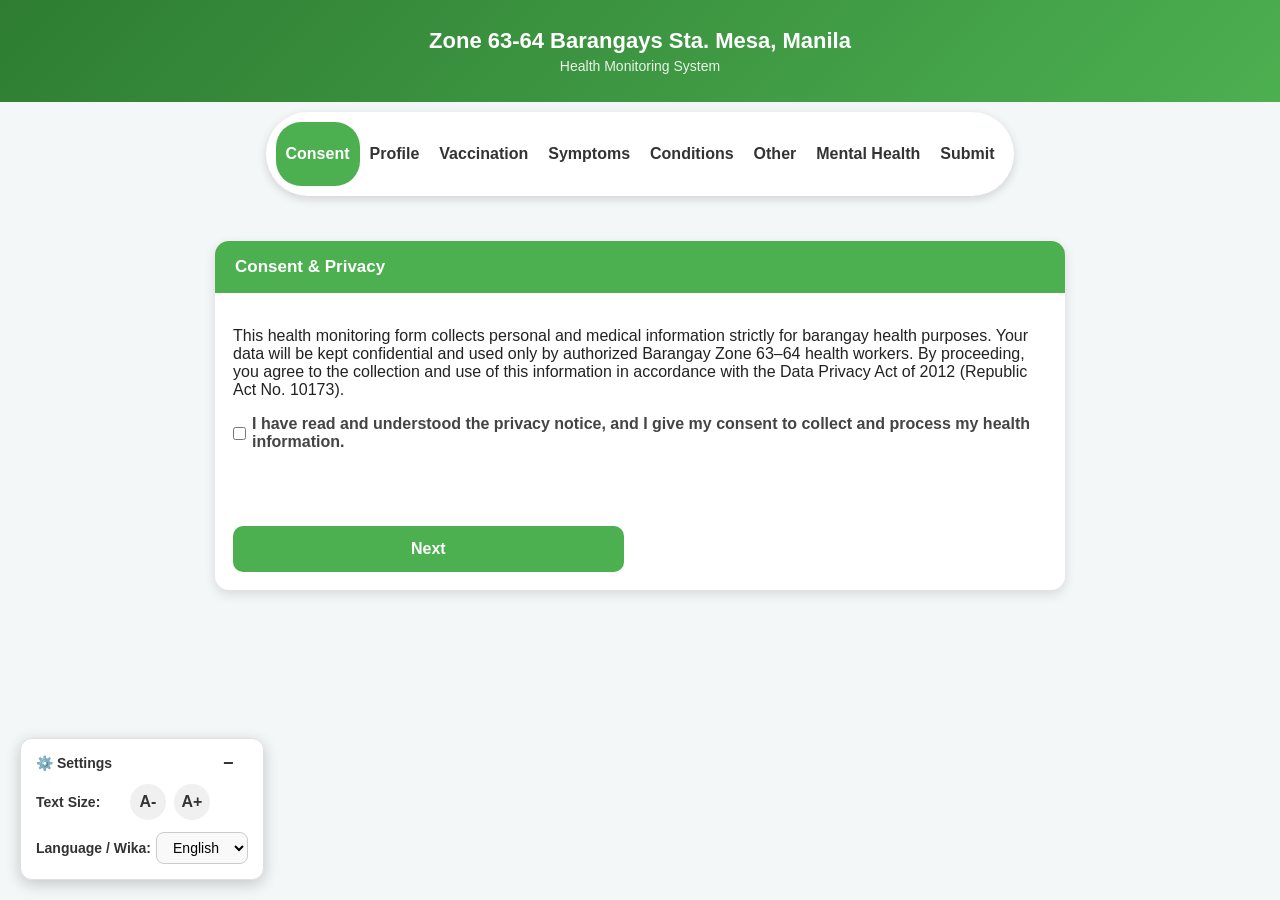
<file: Barangay Health Monitoring Page/BHMS_index.html>
<!DOCTYPE html>
<html lang="en">
<head>
    <meta charset="UTF-8">
    <meta name="viewport" content="width=device-width, initial-scale=1.0">
    <title>Barangay Health Monitoring Form</title>
    <link rel="stylesheet" href="BHMS_style.css">
    <script src="BHMS_script.js" defer></script>
</head>

<body>

<!-- FLOATING CONTROLS -->
<div class="controls" id="floatingControls">
    <!-- Toggle Controls -->
    <div class="controls-header" onclick="toggleControls()">
        <span style="font-weight: bold; font-size: 14px; color: #333;">⚙️ Settings</span>
        <span id="toggleIcon" style="font-weight: bold; cursor: pointer; font-size: 18px; line-height: 1;">&minus;</span>
    </div>

    <div class="controls-content" id="controlsContent">
        <!-- Text Scaling -->
        <div class="control-group">
            <span style="font-weight: bold; margin-right: 5px;">Text Size:</span>
            <button type="button" onclick="changeTextSize(-1)">A-</button>
            <button type="button" onclick="changeTextSize(1)">A+</button>
        </div>
        <!-- Language Selector -->
        <div class="control-group">
            <span style="font-weight: bold; margin-right: 5px;">Language / Wika:</span>
            <select name="language" id="langToggle">
                <option value="en" selected>English</option>
                <option value="fil">Filipino</option>
            </select>
        </div>
    </div>
</div>

<!-- PAGE HEADER -->
<header class="page-header">
    <div class="title">Zone 63-64 Barangays Sta. Mesa, Manila</div>
    <div class="subtitle">Health Monitoring System</div>
</header>

<!-- PROGRESS NAVIGATION -->
<nav class="progress-wrapper" id="main-nav">
    <div class="progress-nav">
        <a href="#" class="step" onclick="goToStep(0); return false;" data-i18n="nav_consent">Consent</a>
        <a href="#" class="step" onclick="goToStep(1); return false;" data-i18n="nav_profile">Profile</a>
        <a href="#" class="step" onclick="goToStep(2); return false;" data-i18n="nav_vax">Vaccination</a>
        <a href="#" class="step" onclick="goToStep(3); return false;" data-i18n="nav_symptoms">Symptoms</a>
        <a href="#" class="step" onclick="goToStep(4); return false;" data-i18n="nav_conditions">Conditions</a>
        <a href="#" class="step" onclick="goToStep(5); return false;" data-i18n="nav_other">Other</a>
        <a href="#" class="step" onclick="goToStep(6); return false;" data-i18n="nav_mental">Mental Health</a>
        <a href="#" class="step" onclick="goToStep(7); return false;" data-i18n="nav_submit">Submit</a>
    </div>
</nav>

<form id="healthForm" enctype="multipart/form-data">
  
  <!-- CONSENT & PRIVACY -->
  <section class="card active" id="consent-card">
      <div class="card-header" data-i18n="consent_header">Consent &amp; Privacy</div>
      <div class="card-body">
          <p data-i18n="consent_text">This health monitoring form collects personal and medical information strictly for barangay health purposes. Your data will be kept confidential and used only by authorized Barangay Zone 63–64 health workers. By proceeding, you agree to the collection and use of this information in accordance with the Data Privacy Act of 2012 (Republic Act No. 10173).</p>
          <label>
              <input id="consent_btn" type="checkbox" name="consent" required> 
              <span data-i18n="consent_check">I have read and understood the privacy notice, and I give my consent to collect and process my health information.</span>
          </label><br><br>
          
          <div class="step-nav"><button type="button" onclick="nextStep()" data-i18n="btn_next">Next</button></div>
      </div>
  </section>

  <!-- STEP 1: RESIDENT PROFILE -->
  <section class="card" id="info-card">
      <div class="card-header" data-i18n="s1_header">Step 1: Resident Profile</div>
      <div class="card-body">
          <label><span data-i18n="lbl_form_for">Who is this form for?</span><span class="required">*</span></label><br>
          <select name="form_for" required>
              <option value="" disabled selected>-- Select Person --</option>
              <option value="Myself" data-i18n="opt_myself">For myself</option>
              <option value="Someone Else" data-i18n="opt_someone">For someone else</option>
          </select><br><br>
          
          <label data-i18n="lbl_rel">If for someone else, specify relationship</label><br>
          <select name="relationship">
              <option value="" disabled selected>-- Select Relationship --</option>
              <option value="Guardian" data-i18n="opt_guardian">Guardian</option>
              <option value="Parent" data-i18n="opt_parent">Parent</option>
              <option value="Child" data-i18n="opt_child">Child</option>
              <option value="Sibling" data-i18n="opt_sibling">Sibling</option>
              <option value="Spouse" data-i18n="opt_spouse">Spouse</option>
              <option value="Relative" data-i18n="opt_relative">Relative</option>
              <option value="Other" data-i18n="opt_others">Other</option>
          </select><br><br>

          <label><span data-i18n="lbl_rname">Name of the Respondent (If for someone else)</span></label><br>
          <input type="text" name="respondent_name" placeholder="Name of respondent" data-i18n="r_name"><br><br>

          <label><span data-i18n="lbl_name">Full Name</span> <span class="required">*</span></label><br>
          <input type="text" name="full_name" placeholder="Enter full name" data-i18n="ph_name" required><br><br>

          <label><span data-i18n="lbl_age">Age</span> <span class="required">*</span></label><br>
          <input type="number" name="age" placeholder="Enter age" data-i18n="ph_age" min="1" max="120" required><br><br>

          <label><span data-i18n="lbl_sex">Sex</span> <span class="required">*</span></label><br>
          <select name="sex" required>
              <option value="" disabled selected>-- Select Sex --</option>
              <option value="Male" data-i18n="opt_male">Male</option>
              <option value="Female" data-i18n="opt_female">Female</option>
          </select><br><br>

          <label><span data-i18n="lbl_addr">Address</span> <span class="required">*</span></label><br>
          <input type="text" name="address" placeholder="Enter address" data-i18n="ph_addr" required><br><br>

          <label><span data-i18n="lbl_contact">Contact Number</span> <span class="required">*</span></label><br>
          <input type="tel" name="contact_number" maxlength="11" placeholder="Enter contact number" data-i18n="ph_contact" required><br><br>

          <label><span data-i18n="lbl_civil">Civil Status</span><span class="required">*</span></label><br>
          <select name="civil_status" required>
              <option value="" disabled selected>-- Select Civil Status --</option>
              <option value="Single" data-i18n="opt_single">Single</option>
              <option value="Married" data-i18n="opt_married">Married</option>
              <option value="Widowed" data-i18n="opt_widowed">Widowed</option>
              <option value="Separated" data-i18n="opt_separated">Separated</option>
          </select><br>

          <div class="step-nav">
              <button type="button" onclick="prevStep()" data-i18n="btn_back">Back</button>
              <button type="button" onclick="nextStep()" data-i18n="btn_next">Next</button>
          </div>
      </div>
  </section>

  <!-- STEP 2: VACCINATION RECORDS -->
  <section class="card" id="vaccination-card">
      <div class="card-header" data-i18n="s2_header">Step 2: Vaccination Records</div>
      <div class="card-body">
          <label><span data-i18n="lbl_covid">COVID-19 Vaccination Status</span> <span class="required">*</span></label><br>
          <select name="covid_vax_status" required>
              <option value="" disabled selected>-- Select Status --</option>
              <option value="Vaccinated" data-i18n="opt_vax">Vaccinated</option>
              <option value="Unvaccinated" data-i18n="opt_unvax">Unvaccinated</option>
          </select><br><br>

          <label><span data-i18n="lbl_annual_vax">Received annual vaccines in the last 12 months? (Select all that apply)</span> <span class="required">*</span></label><br>
          <label><input type="checkbox" name="annual_vax" value="flu"> <span data-i18n="opt_flu">Flu (Influenza)</span></label>
          <label><input type="checkbox" name="annual_vax" value="pneumonia"> <span data-i18n="opt_pneumonia">Pneumonia</span></label>
          <label><input type="checkbox" name="annual_vax" value="none"> <span data-i18n="opt_none">None</span></label>
          <label><input type="checkbox" name="annual_vax" value="other"> <span data-i18n="opt_others">Other</span></label><br>
          <input type="text" name="symptoms_other_details" placeholder="If others, please specify" data-i18n="ph_others">
          <br><br>
          

          <label><span data-i18n="lbl_vaxcard">Physical VaxCard or VaxCert available?</span><span class="required">*</span></label><br>
          <select name="vaxcard_available" required>
            <option value="" disabled selected>-- Select Document --</option>
            <option value="VaxCard" data-i18n="opt_vaxcard">VaxCard</option>
            <option value="VaxCert" data-i18n="opt_vaxcert">VaxCert</option>
            <option value="None" data-i18n="opt_none">None</option>
          </select><br><br>

          <label data-i18n="lbl_upload_vax">Upload VaxCard / VaxCert (if available)</label><br>
          <input type="file" name="vax_document" accept=".pdf,.jpg,.jpeg,.png"><br>

          <div class="step-nav">
              <button type="button" onclick="prevStep()" data-i18n="btn_back">Back</button>
              <button type="button" onclick="nextStep()" data-i18n="btn_next">Next</button>
          </div>
      </div>
  </section>

  <!-- STEP 3: COMMON HEALTH SYMPTOMS -->
  <section class="card" id="symptoms-card">
      <div class="card-header" data-i18n="s3_header">Step 3: Common Health Symptoms</div>
      <div class="card-body">
          <label><span data-i18n="lbl_symptoms">In the past 14 days, have you experienced any of these symptoms? (Select all that apply)</span> <span class="required">*</span></label><br>
          <label><input type="checkbox" name="symptoms" value="Fever"> <span data-i18n="opt_fever">Fever / Flu</span></label><br>
          <label><input type="checkbox" name="symptoms" value="Cough"> <span data-i18n="opt_cough">Cough</span></label><br>
          <label><input type="checkbox" name="symptoms" value="Loss Smell Taste"> <span data-i18n="opt_loss_smell">Loss of Smell or Taste</span></label><br>
          <label><input type="checkbox" name="symptoms" value="Fatigue"> <span data-i18n="opt_fatigue">Fatigue</span></label><br>
          <label><input type="checkbox" name="symptoms" value="Headache"> <span data-i18n="opt_headache">Severe Headache</span></label><br>
          <label><input type="checkbox" name="symptoms" value="COVID-like"> <span data-i18n="opt_covid_like">COVID-like Symptoms</span></label><br>
          <label><input type="checkbox" name="symptoms" value="Rashes"> <span data-i18n="opt_rashes">Rashes</span></label><br>
          <label><input type="checkbox" name="symptoms" value="Diarrhea"> <span data-i18n="opt_diarrhea">Diarrhea</span></label><br>
          <label><input type="checkbox" name="symptoms" value="none"> <span data-i18n="opt_none">None</span></label><br>
          <label><input type="checkbox" name="symptoms" value="Others"> <span data-i18n="opt_others">Others</span></label><br>
          <input type="text" name="symptoms_other_details" placeholder="If others, please specify" data-i18n="ph_others"><br><br>

          <label data-i18n="lbl_duration">If checked, how long have these symptoms been present?</label><br>
          <select name="symptom_duration">
              <option value="" disabled selected>-- Select Duration --</option>
              <option value="1-3 days" data-i18n="opt_1_3">1-3 days</option>
              <option value="4-7 days" data-i18n="opt_4_7">4-7 days</option>
              <option value="More than a week" data-i18n="opt_more_1_week">More than a week</option>
          </select><br><br>

          <label data-i18n="lbl_meds">Have you taken any medication for these symptoms?</label><br>
          <select name="has_taken_medication">
              <option value="" disabled selected>-- Select --</option>
              <option value="Yes" data-i18n="opt_yes">Yes</option>
              <option value="No" data-i18n="opt_no">No</option>
          </select><br><br>

          <label data-i18n="lbl_meds_taken">If yes, what medication did you take?</label><br>
          <input type="text" name="medication_taken" placeholder="Enter medication name(s)" data-i18n="ph_meds"><br><br>

          <label><span data-i18n="lbl_household_size">How many people currently live in your home?</span><span class="required">*</span></label><br>
          <input type="number" name="household_members" placeholder="Enter number" data-i18n="ph_number" min="1"><br><br>

          <label><span data-i18n="lbl_household_sick">Are any other members of your household currently experiencing illness or severe symptoms?</span> <span class="required">*</span></label><br>
          <select name="household_sick" required>
              <option value="" disabled selected>-- Select --</option>
              <option value="Yes" data-i18n="opt_yes">Yes</option>
              <option value="No" data-i18n="opt_no_healthy">No, everyone is healthy</option>
          </select><br><br>

          <label data-i18n="lbl_sick_details">If yes, please specify their symptoms:</label>
          <input type="text" name="household_sick_details" placeholder="Enter symptoms" data-i18n="ph_symptoms"><br>

          <div class="step-nav">
              <button type="button" onclick="prevStep()" data-i18n="btn_back">Back</button>
              <button type="button" onclick="nextStep()" data-i18n="btn_next">Next</button>
          </div>
      </div>
  </section>

  <!-- STEP 4:CHRONIC CONDITIONS & MAINTENANCE -->
  <section class="card" id="chronic-card">
      <div class="card-header" data-i18n="s4_header">Step 4: Chronic Conditions &amp; Maintenance</div>
      <div class="card-body">
          <label><span data-i18n="lbl_chronic">Are you currently diagnosed with any of the following chronic conditions? (Select all that apply)</span> <span class="required">*</span></label><br>
          <label><input type="checkbox" name="chronic" value="Hypertension"> <span data-i18n="opt_hyper">Hypertension (High Blood Pressure)</span></label><br>
          <label><input type="checkbox" name="chronic" value="Diabetes"> <span data-i18n="opt_diabetes">Diabetes (High Blood Sugar)</span></label><br>
          <label><input type="checkbox" name="chronic" value="Asthma"> <span data-i18n="opt_asthma">Asthma / Respiratory Disease</span></label><br>
          <label><input type="checkbox" name="chronic" value="Heart Disease"> <span data-i18n="opt_heart">Heart Disease</span></label><br>
          <label><input type="checkbox" name="chronic" value="TB"> <span data-i18n="opt_tb">Tuberculosis (TB)</span></label><br>
          <label><input type="checkbox" name="chronic" value="none"> <span data-i18n="opt_none">None</span></label><br>
          <label><input type="checkbox" name="chronic" value="Others"> <span data-i18n="opt_others">Others</span></label><br>
          <input type="text" name="chronic_other_details" placeholder="If others, please specify" data-i18n="ph_others"><br><br>

          <label data-i18n="lbl_maintenance">If diagnosed, are you currently taking maintenance medication regularly?</label><br>
          <select name="maintenance_med_status">
              <option value="" disabled selected>-- Select Status --</option>
              <option value="Yes, supply" data-i18n="opt_supply">Yes, I have supply</option>
              <option value="Yes, running out" data-i18n="opt_running_out">Yes, but I'm running out</option>
              <option value="Stopped" data-i18n="opt_stopped">No, I stopped taking</option>
          </select><br>

          <div class="step-nav">
              <button type="button" onclick="prevStep()" data-i18n="btn_back">Back</button>
              <button type="button" onclick="nextStep()" data-i18n="btn_next">Next</button>
          </div>
      </div>
  </section>

  <!-- STEP 5: OTHER CONDITIONS -->
  <section class="card" id="other-card">
      <div class="card-header"><span data-i18n="s5_header">Step 5: Other Conditions</span> <small data-i18n="s5_header_small">(Only if Applicable)</small></div>
      <div class="card-body">
          <label><strong data-i18n="lbl_maternal">Maternal Health Care</strong> <small data-i18n="lbl_maternal_small">(For females ages 15–49)</small></label><br><br>

          <label data-i18n="lbl_preg">Are you currently pregnant, or have you given birth in the last 6 months?</label><br>
          <select name="pregnancy_status">
              <option value="" disabled selected>-- Select Status --</option>
              <option value="Currently Pregnant" data-i18n="opt_preg_now">Yes, currently pregnant</option>
              <option value="Recently gave birth" data-i18n="opt_preg_recent">Yes, recently gave birth</option>
              <option value="No" data-i18n="opt_no">No</option>
          </select><br><br>

          <label data-i18n="lbl_prenatal">If pregnant, have you been attending regular prenatal check-ups at the health center?</label><br>
          <select name="prenatal_checkup">
              <option value="" disabled selected>-- Select Status --</option>
              <option value="Yes regularly" data-i18n="opt_reg">Yes, regularly</option>
              <option value="Yes missed" data-i18n="opt_missed">Yes, missed a few</option>
              <option value="No" data-i18n="opt_not_yet">No, I haven't gone yet</option>
          </select><br><br>

          <label data-i18n="lbl_danger">Did you experience any danger signs recently (e.g., severe bleeding, extreme swelling, severe headache)?</label><br>
          <select name="danger_signs">
              <option value="" disabled selected>-- Select Status --</option>
              <option value="Yes" data-i18n="opt_yes">Yes</option>
              <option value="No" data-i18n="opt_no">No</option>
          </select><br><br>

          <label><strong data-i18n="lbl_geriatric">Geriatric Care</strong> <small data-i18n="lbl_geriatric_small">(For senior citizens, ages 60 and above)</small></label><br><br>

          <label data-i18n="lbl_assist">Do you require physical assistance with daily activities (e.g., bathing, eating, walking)?</label><br>
          <select name="physical_assistance">
              <option value="" disabled selected>-- Select Status --</option>
              <option value="Independent" data-i18n="opt_indep">Fully independent</option>
              <option value="Some assistance" data-i18n="opt_some_assist">Need some assistance</option>
              <option value="Dependent" data-i18n="opt_dependent">Fully dependent / Bedridden</option>
          </select><br><br>

          <label data-i18n="lbl_age_diff">Are you experiencing any of the following age-related difficulties? (Select all that apply)</label><br>
          <label><input type="checkbox" name="geriatric_difficulties" value="Joint Pain"> <span data-i18n="opt_joint">Severe joint pain / Arthritis</span></label><br>
          <label><input type="checkbox" name="geriatric_difficulties" value="Vision"> <span data-i18n="opt_vision">Vision loss / Cataracts</span></label><br>
          <label><input type="checkbox" name="geriatric_difficulties" value="Hearing"> <span data-i18n="opt_hearing">Hearing Difficulty</span></label><br>
          <label><input type="checkbox" name="geriatric_difficulties" value="Memory"> <span data-i18n="opt_memory">Memory loss / Confusion</span></label><br>
          <label><input type="checkbox" name="geriatric_difficulties" value="none"> <span data-i18n="opt_none">None</span></label><br>
          <label><input type="checkbox" name="geriatric_difficulties" value="Others"> <span data-i18n="opt_others">Others</span></label><br><br>

          <label data-i18n="lbl_senior_id">Do you have an active Senior Citizen ID for medicine discounts?</label><br>
          <select name="senior_id">
              <option value="" disabled selected>-- Select Status --</option>
              <option value="Yes" data-i18n="opt_yes">Yes</option>
              <option value="No, need assist" data-i18n="opt_need_assist_id">No, need assistance applying</option>
              <option value="Lost" data-i18n="opt_lost_id">Lost my ID</option>
          </select><br>

          <div class="step-nav">
              <button type="button" onclick="prevStep()" data-i18n="btn_back">Back</button>
              <button type="button" onclick="nextStep()" data-i18n="btn_next">Next</button>
          </div>
      </div>
  </section>
 
  <!-- STEP 6: MENTAL HEALTH -->
  <section class="card" id="mental-card">
      <div class="card-header"><span data-i18n="s6_header">Step 6: Mental Health &amp; Wellbeing</span> <small data-i18n="s6_header_small">(Optional)</small></div>
      <div class="card-body">
          <label data-i18n="lbl_mental_diag">Has a doctor or psychiatrist formally diagnosed you with a mental health or neurological condition?</label><br>
          <select name="mental_diagnosis">
              <option value="" disabled selected>-- Select Status --</option>
              <option value="Yes" data-i18n="opt_yes">Yes</option>
              <option value="No" data-i18n="opt_no">No</option>
              <option value="Prefer not to answer" data-i18n="opt_prefer_not">Prefer not to answer</option>
          </select><br><br>

          <label data-i18n="lbl_mental_med">If yes, are you currently taking prescribed maintenance medication for this condition?</label><br>
          <select name="mental_med_status">
              <option value="" disabled selected>-- Select Status --</option>
              <option value="Yes, enough" data-i18n="opt_enough">Yes, and I have enough supply</option>
              <option value="Yes, need refill" data-i18n="opt_need_refill">Yes, but I need assistance getting refills</option>
              <option value="Stopped" data-i18n="opt_stopped">No, I stopped taking them</option>
          </select><br><br>

          <label data-i18n="lbl_psych">Would you like discreet psychological support?</label><br>
          <select name="psychological_support">
              <option value="" disabled selected>-- Select Status --</option>
              <option value="Yes, contact me" data-i18n="opt_contact_me">Yes, please contact me</option>
              <option value="No, okay" data-i18n="opt_im_okay">No, I am okay</option>
          </select><br>

          <div class="step-nav">
              <button type="button" onclick="prevStep()" data-i18n="btn_back">Back</button>
              <button type="button" onclick="nextStep()" data-i18n="btn_next">Next</button>
          </div>
      </div>
  </section>

  <!-- STEP 7: SUBMIT -->
  <section class="card" id="submit-card">
      <div class="card-header" data-i18n="s7_header">Step 7: Submit</div>
      <div class="card-body">
          <label data-i18n="lbl_notes">Additional Health Notes</label><br>
          <textarea name="additional_notes" rows="5" placeholder="Enter any additional health information or concerns..." data-i18n="ph_notes"></textarea><br><br>

          <label><span data-i18n="lbl_emerg_name">Emergency Contact Person</span><span class="required">*</span></label><br>
          <input type="text" name="emergency_contact_name" placeholder="Enter emergency contact name" data-i18n="ph_emerg_name" required><br><br>

          <label><span data-i18n="lbl_emerg_num">Emergency Contact Number</span><span class="required">*</span></label><br>
          <input type="tel" name="emergency_contact_number" maxlength="11" placeholder="Enter emergency contact number" data-i18n="ph_emerg_num" required><br><br>

          <label><input type="checkbox" name="confirm_accuracy" required> <span data-i18n="lbl_confirm">I confirm that all information provided in this form is true and accurate to the best of my knowledge.</span></label><br>

          <div class="step-nav">
              <button type="button" onclick="prevStep()" data-i18n="btn_back">Back</button>
              <button type="button" onclick="buildSummary(); nextStep();" data-i18n="btn_review">Review &amp; Submit</button>
          </div>
      </div>
  </section>

  <!-- ANSWER SUMMARY -->
  <section class="card" id="summary-card">
      <div class="card-header" data-i18n="summary_header">Summary of Your Answers</div>
      <div class="card-body">
          <p data-i18n="summary_desc">Please review your responses below before final submission.</p>
          <table id="summary-table" border="1" width="100%" cellpadding="6" cellspacing="0">
              <thead>
                  <tr>
                      <th data-i18n="th_section">Section</th>
                      <th data-i18n="th_question">Question</th>
                      <th data-i18n="th_answer">Answer</th>
                  </tr>
              </thead>
              <tbody id="summary-body"></tbody>
            </table><br>

          <div class="step-nav">
              <button type="button" onclick="prevStep()" data-i18n="btn_back">Back</button>
              <button type="button" onclick="finalSubmit()" data-i18n="btn_confirm">Confirm &amp; Submit</button>
          </div>
      </div>
  </section>
</form>

<!-- SUCCESS SCREEN -->
<section class="card" id="success-card">
    <div class="card-header" data-i18n="success_header">Submission Successful</div>
    <div class="card-body" style="text-align: center;">
        <h2 data-i18n="success_h2">Thank you!</h2>
        <p data-i18n="success_p">Your health monitoring data has been securely recorded.</p>
        <div class="step-nav" style="justify-content: center;">
            <button type="button" onclick="viewDatabase()" data-i18n="btn_view_db">View Results Database</button>
            <button type="button" onclick="answerAgain()" style="background: #2e7d32;" data-i18n="btn_answer_again">Answer Another Form</button>
        </div>
    </div>
</section>

<!-- RESULTS -->
<section class="card" id="database-card" style="max-width: 95%;">
    <div class="card-header">Results Database</div>
    <div class="card-body">
        
        <div class="step-nav" style="margin-top: 0; margin-bottom: 20px;">
            <button type="button" onclick="answerAgain()" style="background: #2e7d32; width: auto; padding: 10px 20px;">&larr; <span>Back to Form</span></button>
            <h3 style="margin: 0; display: flex; align-items: center; margin-left: auto;"><span>Total Submissions:</span> <span id="total-count" style="margin-left: 8px;">0</span></h3>
        </div>

        <div id="database-container"></div>
    </div>
</section>

</body>
</html>
</file>
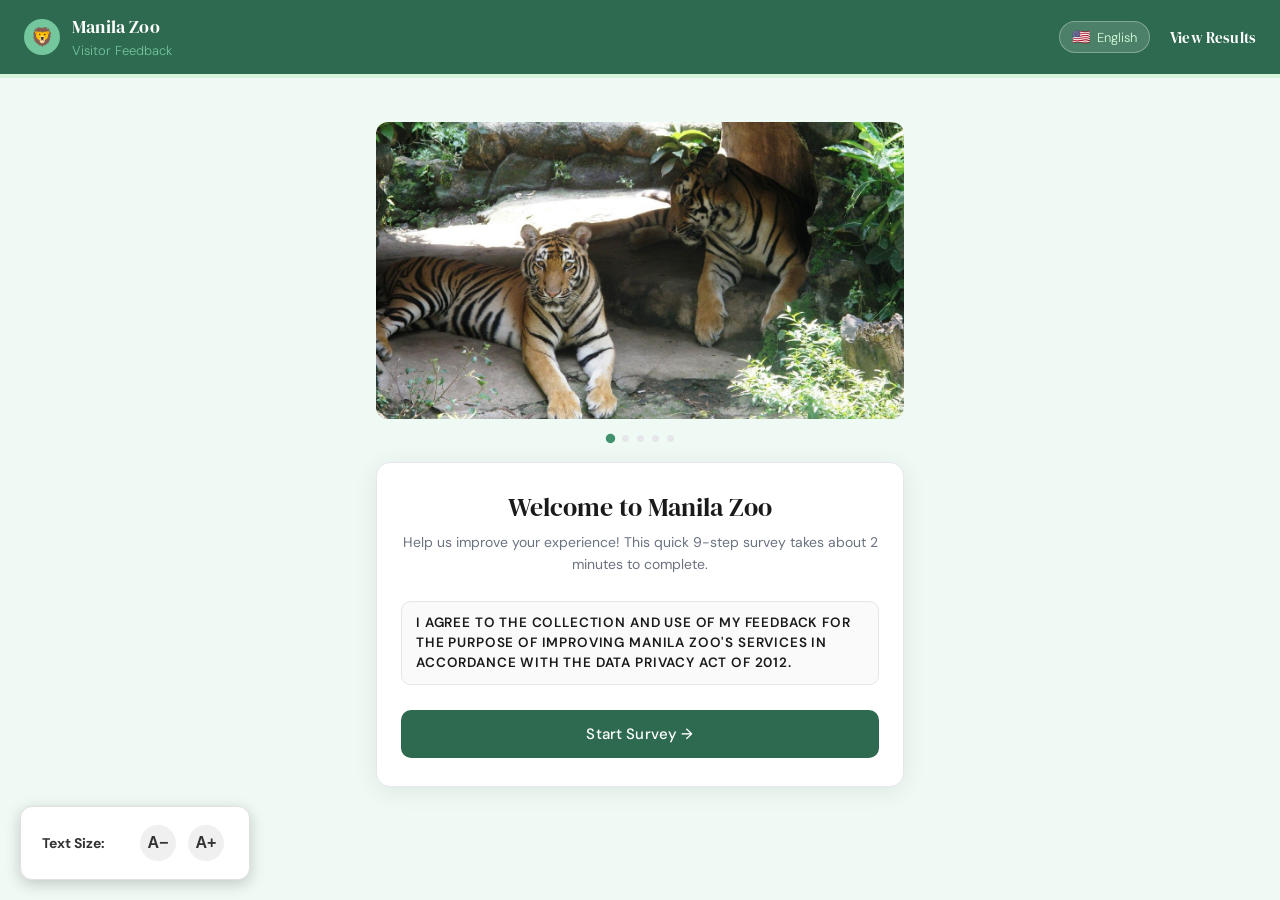
<file: Manila Zoo Feedback Page/LTFS_index.html>
<!DOCTYPE html>
<html lang="en">
<head>
  <meta charset="UTF-8">
  <meta name="viewport" content="width=device-width, initial-scale=1.0">
  <title>Manila Zoo Feedback System</title>
  <link href="https://fonts.googleapis.com/css2?family=DM+Serif+Display:ital@0;1&family=DM+Sans:wght@300;400;500;600&display=swap" rel="stylesheet">
  <link rel="stylesheet" href="LTFS_style.css">
  <script src="LTFS_script.js" defer></script>
</head>
<body>

<!-- FLOATING CONTROLS -->
<div class="controls">
    <!-- Text Scaling -->
    <div class="control-group">
        <div class="text-size-control" title="Adjust text size">
          <span style="font-weight: bold; margin-right: 5px;">Text Size:</span>
          <button type="button" id="size-down" aria-label="Decrease text size">A−</button>
          <button type="button" id="size-up"   aria-label="Increase text size">A+</button>
        </div>
    </div>
</div>

<header>
  <div class="logo">🦁</div>
  <div>
    <h1>Manila Zoo</h1>
    <span data-key="header_sub">Visitor Feedback</span>
  </div>
  <div class="header-controls">
    <button type="button" id="lang-toggle" aria-label="Switch language">
      <span id="lang-icon">🇺🇸</span>
      <span id="lang-label">English</span>
    </button>
  <button id="view-results-btn" data-key="view_results">View Results</button>
  </div>
</header>
 
<div class="progress-bar"><div class="progress-fill" id="progress-fill"></div></div>
<div class="step-counter" id="step-counter"></div>
 
<form class="wrapper" id="survey-form" onsubmit="return false;">
 
  <!-- ══════════ START ══════════ -->
  <div class="page page-start active" data-page="start">
    <div class="carousel-wrap">
      <div class="carousel-track" id="carousel-track">
        <div class="carousel-slide"><img src="res/png1.jpg" alt="Manila Zoo photo 1"></div>
        <div class="carousel-slide"><img src="res/png2.jpg" alt="Manila Zoo photo 2"></div>
        <div class="carousel-slide"><img src="res/png3.jpg" alt="Manila Zoo photo 3"></div>
        <div class="carousel-slide"><img src="res/png4.jpg" alt="Manila Zoo photo 4"></div>
        <div class="carousel-slide"><img src="res/png5.jpg" alt="Manila Zoo photo 5"></div>
      </div>
    </div>
    <div class="carousel-dots" id="carousel-dots">
      <button type="button" class="carousel-dot active" data-slide="0"></button>
      <button type="button" class="carousel-dot" data-slide="1"></button>
      <button type="button" class="carousel-dot" data-slide="2"></button>
      <button type="button" class="carousel-dot" data-slide="3"></button>
      <button type="button" class="carousel-dot" data-slide="4"></button>
    </div>
    <div class="card">
      <p class="welcome-text" data-key="welcome_title">Welcome to Manila Zoo</p>
      <p class="welcome-sub" data-key="welcome_sub">Help us improve your experience! This quick 9-step survey takes about 2 minutes to complete.</p>
      
      <!-- NEW CONSENT & PRIVACY SECTION -->
      <div class="field" style="margin-top: 25px; margin-bottom: 25px; text-align: left;">
        <label class="check-item" id="consent-container" style="align-items: flex-start;">
          <input type="checkbox" id="consent-check" required>
          <span data-key="consent_lbl" style="font-size: calc(13.5px * var(--font-scale)); line-height: 1.5; color: var(--text);">
            I agree to the collection and use of my feedback for the purpose of improving Manila Zoo's services in accordance with the Data Privacy Act of 2012.
          </span>
        </label>
      </div>

      <!-- Changed onclick to trigger our new validation function -->
      <button type="button" class="btn" onclick="startWithConsent()" data-key="start_btn">Start Survey →</button>
    </div>
  </div>
 
  <!-- ══════════ STEP 1: Visitor Info ══════════ -->
  <div class="page page-step1" data-page="1">
    <div class="card">
      <div class="q-label"><div class="dot"></div> <span data-key="step">Step</span> 1</div>
      <p class="q-title" data-key="s1_title">Visitor Information</p>
      <p class="q-subtitle" data-key="s1_sub">Tell us a little about yourself. All fields are optional.</p>
      <div class="field-row">
        <div class="field"><label data-key="lbl_name">Name</label><input type="text" id="v-name" placeholder="e.g. Maria" data-key-placeholder="ph_name"></div>
        <div class="field"><label data-key="lbl_age">Age</label><input type="number" id="v-age" placeholder="e.g. 28" min="1" max="120"></div>
      </div>
      <div class="field">
        <label data-key="lbl_vtype">Visitor Type</label>
        <div class="pill-group">
          <input type="radio" name="vtype" id="v1" value="Local"><label for="v1">🇵🇭 <span data-key="vt_local">Local</span></label>
          <input type="radio" name="vtype" id="v2" value="Foreign Tourist"><label for="v2">✈️ <span data-key="vt_foreign">Foreign Tourist</span></label>
        </div>
      </div>
      <div class="field">
        <label data-key="lbl_visit">Visit Type</label>
        <div class="pill-group">
          <input type="radio" name="visit" id="vi1" value="Solo"><label for="vi1" data-key="vis_solo">Solo</label>
          <input type="radio" name="visit" id="vi2" value="With Family"><label for="vi2" data-key="vis_family">With Family</label>
          <input type="radio" name="visit" id="vi3" value="With Friends"><label for="vi3" data-key="vis_friends">With Friends</label>
          <input type="radio" name="visit" id="vi4" value="School Group"><label for="vi4" data-key="vis_school">School Group</label>
          <input type="radio" name="visit" id="vi5" value="With Partner"><label for="vi5" data-key="vis_partner">With Partner</label>
        </div>
      </div>
      <button type="button" class="btn" onclick="goToStep(2)" data-key="next_btn">Next →</button>
    </div>
  </div>
 
  <!-- ══════════ STEP 2: Staff & Service ══════════ -->
  <div class="page page-step2" data-page="2">
    <div class="card">
      <div class="q-label"><div class="dot"></div><span data-key="step">Step</span> 2</div>
      <p class="q-title" data-key="s2_title">Staff & Service</p>
      <p class="q-subtitle" data-key="s2_sub">Rate your experience with Manila Zoo staff.</p>
      <div class="star-group">
        <div class="star-group-label" data-key="s2_help">Staff Helpfulness</div>
        <div class="stars">
          <input type="radio" name="help" id="h5" value="5"><label for="h5">★</label>
          <input type="radio" name="help" id="h4" value="4"><label for="h4">★</label>
          <input type="radio" name="help" id="h3" value="3"><label for="h3">★</label>
          <input type="radio" name="help" id="h2" value="2"><label for="h2">★</label>
          <input type="radio" name="help" id="h1" value="1"><label for="h1">★</label>
        </div>
      </div>
      <div class="star-group">
        <div class="star-group-label" data-key="s2_friend">Staff Friendliness & Professionalism</div>
        <div class="stars">
          <input type="radio" name="friend" id="f5" value="5"><label for="f5">★</label>
          <input type="radio" name="friend" id="f4" value="4"><label for="f4">★</label>
          <input type="radio" name="friend" id="f3" value="3"><label for="f3">★</label>
          <input type="radio" name="friend" id="f2" value="2"><label for="f2">★</label>
          <input type="radio" name="friend" id="f1" value="1"><label for="f1">★</label>
        </div>
      </div>
      <div class="star-group">
        <div class="star-group-label" data-key="s2_ticket">Ticket & Entrance Process</div>
        <div class="stars">
          <input type="radio" name="ticket" id="t5" value="5"><label for="t5">★</label>
          <input type="radio" name="ticket" id="t4" value="4"><label for="t4">★</label>
          <input type="radio" name="ticket" id="t3" value="3"><label for="t3">★</label>
          <input type="radio" name="ticket" id="t2" value="2"><label for="t2">★</label>
          <input type="radio" name="ticket" id="t1" value="1"><label for="t1">★</label>
        </div>
      </div>
      <button type="button" class="btn" onclick="goToStep(3)" data-key="next_btn">Next →</button>
    </div>
  </div>
 
  <!-- ══════════ STEP 3: Cleanliness ══════════ -->
  <div class="page page-step3" data-page="3">
    <div class="card">
      <div class="q-label"><div class="dot"></div><span data-key="step">Step</span> 3</div>
      <p class="q-title" data-key="s3_title">Cleanliness & Sanitation</p>
      <p class="q-subtitle" data-key="s3_sub">How clean and well-maintained was the zoo?</p>
      <div class="star-group">
        <div class="star-group-label" data-key="s3_clean">Overall Cleanliness</div>
        <div class="stars">
          <input type="radio" name="clean" id="c5" value="5"><label for="c5">★</label>
          <input type="radio" name="clean" id="c4" value="4"><label for="c4">★</label>
          <input type="radio" name="clean" id="c3" value="3"><label for="c3">★</label>
          <input type="radio" name="clean" id="c2" value="2"><label for="c2">★</label>
          <input type="radio" name="clean" id="c1" value="1"><label for="c1">★</label>
        </div>
      </div>
      <div class="star-group">
        <div class="star-group-label" data-key="s3_rest">Restroom Condition</div>
        <div class="stars">
          <input type="radio" name="rest" id="r5" value="5"><label for="r5">★</label>
          <input type="radio" name="rest" id="r4" value="4"><label for="r4">★</label>
          <input type="radio" name="rest" id="r3" value="3"><label for="r3">★</label>
          <input type="radio" name="rest" id="r2" value="2"><label for="r2">★</label>
          <input type="radio" name="rest" id="r1" value="1"><label for="r1">★</label>
        </div>
      </div>
      <div class="field">
        <label data-key="s3_concerns">Any specific cleanliness concerns?</label>
        <div class="check-group">
          <label class="check-item"><input type="checkbox" name="clean_concern" value="Litter on pathways"><div class="check-box"></div><span data-key="cc1">Litter on pathways</span></label>
          <label class="check-item"><input type="checkbox" name="clean_concern" value="Poor waste bin placement"><div class="check-box"></div><span data-key="cc2">Poor waste bin placement</span></label>
          <label class="check-item"><input type="checkbox" name="clean_concern" value="Unpleasant odors"><div class="check-box"></div><span data-key="cc3">Unpleasant odors</span></label>
          <label class="check-item"><input type="checkbox" name="clean_concern" value="No concerns"><div class="check-box"></div><span data-key="cc4">No concerns — it was clean!</span></label>
        </div>
      </div>
      <button type="button" class="btn" onclick="goToStep(4)" data-key="next_btn">Next →</button>
    </div>
  </div>
 
  <!-- ══════════ STEP 4: Infrastructure ══════════ -->
  <div class="page page-step4" data-page="4">
    <div class="card">
      <div class="q-label"><div class="dot"></div><span data-key="step">Step</span> 4</div>
      <p class="q-title" data-key="s4_title">Facilities & Infrastructure</p>
      <p class="q-subtitle" data-key="s4_sub">Rate the zoo's physical amenities and structures.</p>
      <div class="star-group">
        <div class="star-group-label" data-key="s4_path">Pathways & Walkways</div>
        <div class="stars">
          <input type="radio" name="path" id="p5" value="5"><label for="p5">★</label>
          <input type="radio" name="path" id="p4" value="4"><label for="p4">★</label>
          <input type="radio" name="path" id="p3" value="3"><label for="p3">★</label>
          <input type="radio" name="path" id="p2" value="2"><label for="p2">★</label>
          <input type="radio" name="path" id="p1" value="1"><label for="p1">★</label>
        </div>
      </div>
      <div class="star-group">
        <div class="star-group-label" data-key="s4_seat">Rest Areas & Seating</div>
        <div class="stars">
          <input type="radio" name="seat" id="se5" value="5"><label for="se5">★</label>
          <input type="radio" name="seat" id="se4" value="4"><label for="se4">★</label>
          <input type="radio" name="seat" id="se3" value="3"><label for="se3">★</label>
          <input type="radio" name="seat" id="se2" value="2"><label for="se2">★</label>
          <input type="radio" name="seat" id="se1" value="1"><label for="se1">★</label>
        </div>
      </div>
      <div class="field">
        <label data-key="s4_improve">Which facilities need improvement?</label>
        <div class="check-group">
          <label class="check-item"><input type="checkbox" name="facility" value="Food stalls / canteen"><div class="check-box"></div><span data-key="fc1">Food stalls / canteen</span></label>
          <label class="check-item"><input type="checkbox" name="facility" value="Parking area"><div class="check-box"></div><span data-key="fc2">Parking area</span></label>
          <label class="check-item"><input type="checkbox" name="facility" value="Signage & maps"><div class="check-box"></div><span data-key="fc3">Signage &amp; maps</span>></label>
          <label class="check-item"><input type="checkbox" name="facility" value="Shade & shelter"><div class="check-box"></div><span data-key="fc4">Shade &amp; shelter</span></label>
        </div>
      </div>
      <button type="button" class="btn" onclick="goToStep(5)" data-key="next_btn">Next →</button>
    </div>
  </div>
 
  <!-- ══════════ STEP 5: Animal Habitats ══════════ -->
  <div class="page page-step5" data-page="5">
    <div class="card">
      <div class="q-label"><div class="dot"></div><span data-key="step">Step</span> 5</div>
      <p class="q-title" data-key="s5_title">Animal Habitats & Welfare</p>
      <p class="q-subtitle" data-key="s5_sub">How do you feel about the conditions for the animals?</p>
      <div class="star-group">
        <div class="star-group-label" data-key="s5_enc">Enclosure Space & Quality</div>
        <div class="stars">
          <input type="radio" name="enc" id="e5" value="5"><label for="e5">★</label>
          <input type="radio" name="enc" id="e4" value="4"><label for="e4">★</label>
          <input type="radio" name="enc" id="e3" value="3"><label for="e3">★</label>
          <input type="radio" name="enc" id="e2" value="2"><label for="e2">★</label>
          <input type="radio" name="enc" id="e1" value="1"><label for="e1">★</label>
        </div>
      </div>
      <div class="star-group">
        <div class="star-group-label" data-key="s5_view">Animal Visibility & Viewing Experience</div>
        <div class="stars">
          <input type="radio" name="view" id="vw5" value="5"><label for="vw5">★</label>
          <input type="radio" name="view" id="vw4" value="4"><label for="vw4">★</label>
          <input type="radio" name="view" id="vw3" value="3"><label for="vw3">★</label>
          <input type="radio" name="view" id="vw2" value="2"><label for="vw2">★</label>
          <input type="radio" name="view" id="vw1" value="1"><label for="vw1">★</label>
        </div>
      </div>
      <div class="field">
        <label data-key="s5_welfare">Overall animal welfare impression</label>
        <div class="pill-group">
          <input type="radio" name="welfare" id="w1" value="Well cared for"><label for="w1" data-key="wf1">😊 Well cared for</label>
          <input type="radio" name="welfare" id="w2" value="Adequate"><label for="w2" data-key="wf2">😐 Adequate</label>
          <input type="radio" name="welfare" id="w3" value="Needs improvement"><label for="w3" data-key="wf3">😟 Needs improvement</label>
        </div>
      </div>
      <button type="button" class="btn" onclick="goToStep(6)" data-key="next_btn">Next →</button>
    </div>
  </div>
 
  <!-- ══════════ STEP 6: Accessibility ══════════ -->
  <div class="page page-step6" data-page="6">
    <div class="card">
      <div class="q-label"><div class="dot"></div><span data-key="step">Step</span> 6</div>
      <p class="q-title" data-key="s6_title">Accessibility & Inclusivity</p>
      <p class="q-subtitle" data-key="s6_sub">Is Manila Zoo welcoming to everyone?</p>
      <div class="star-group">
        <div class="star-group-label" data-key="s6_nav"> Ease of Navigation</div>
        <div class="stars">
          <input type="radio" name="nav" id="n5" value="5"><label for="n5">★</label>
          <input type="radio" name="nav" id="n4" value="4"><label for="n4">★</label>
          <input type="radio" name="nav" id="n3" value="3"><label for="n3">★</label>
          <input type="radio" name="nav" id="n2" value="2"><label for="n2">★</label>
          <input type="radio" name="nav" id="n1" value="1"><label for="n1">★</label>
        </div>
      </div>
      <div class="field">
        <label data-key="s6_avail">Were the following available and accessible?</label>
        <div class="check-group">
          <label class="check-item"><input type="checkbox" name="access" value="Ramps for wheelchairs / strollers"><div class="check-box"></div><span data-key="ac1">Ramps for wheelchairs / strollers</span></label>
          <label class="check-item"><input type="checkbox" name="access" value="Clear directional signage"><div class="check-box"></div><span data-key="ac2">Clear directional signage</span></label>
          <label class="check-item"><input type="checkbox" name="access" value="Multilingual information"><div class="check-box"></div><span data-key="ac3">Multilingual information</span></label>
          <label class="check-item"><input type="checkbox" name="access" value="Senior-friendly seating"><div class="check-box"></div><span data-key="ac4">Senior-friendly seating</span></label>
        </div>
      </div>
      <div class="field">
        <label data-key="s6_with">Did you visit with any of the following?</label>
        <div class="check-group">
          <label class="check-item"><input type="checkbox" name="visitwith" value="Young children (under 6)"><div class="check-box"></div><span data-key="vw1">Young children (under 6)</span></label>
          <label class="check-item"><input type="checkbox" name="visitwith" value="Elderly family member"><div class="check-box"></div><span data-key="vw2">Elderly family member</span></label>
          <label class="check-item"><input type="checkbox" name="visitwith" value="Person with disability"><div class="check-box"></div><span data-key="vw3">Person with disability</span></label>
          <label class="check-item"><input type="checkbox" name="visitwith" value="None of the above"><div class="check-box"></div><span data-key="vw4">None of the above</span></label>
        </div>
      </div>
      <button type="button" class="btn" onclick="goToStep(7)" data-key="next_btn">Next →</button>
    </div>
  </div>
 
  <!-- ══════════ STEP 7: Education ══════════ -->
  <div class="page page-step7" data-page="7">
    <div class="card">
      <div class="q-label"><div class="dot"></div><span data-key="step">Step</span> 7</div>
      <p class="q-title" data-key="s7_title">Education & Conservation</p>
      <p class="q-subtitle" data-key="s7_sub">How well does Manila Zoo inform and engage visitors?</p>
      <div class="star-group">
        <div class="star-group-label" data-key="s7_info">Quality of Animal Information Boards</div>
        <div class="stars">
          <input type="radio" name="info" id="i5" value="5"><label for="i5">★</label>
          <input type="radio" name="info" id="i4" value="4"><label for="i4">★</label>
          <input type="radio" name="info" id="i3" value="3"><label for="i3">★</label>
          <input type="radio" name="info" id="i2" value="2"><label for="i2">★</label>
          <input type="radio" name="info" id="i1" value="1"><label for="i1">★</label>
        </div>
      </div>
      <div class="star-group">
        <div class="star-group-label" data-key="s7_edu">Educational Programs & Activities</div>
        <div class="stars">
          <input type="radio" name="edu" id="ed5" value="5"><label for="ed5">★</label>
          <input type="radio" name="edu" id="ed4" value="4"><label for="ed4">★</label>
          <input type="radio" name="edu" id="ed3" value="3"><label for="ed3">★</label>
          <input type="radio" name="edu" id="ed2" value="2"><label for="ed2">★</label>
          <input type="radio" name="edu" id="ed1" value="1"><label for="ed1">★</label>
        </div>
      </div>
      <div class="field">
        <label data-key="s7_aware">Did the visit increase your awareness of wildlife conservation?</label>
        <div class="pill-group">
          <input type="radio" name="aware" id="a1" value="Yes, definitely"><label for="a1" data-key="aw1">Yes, definitely</label>
          <input type="radio" name="aware" id="a2" value="Somewhat"><label for="a2" data-key="aw2">Somewhat</label>
          <input type="radio" name="aware" id="a3" value="Not really"><label for="a3" data-key="aw3">Not really</label>
        </div>
      </div>
      <button type="button" class="btn" onclick="goToStep(8)" data-key="next_btn">Next →</button>
    </div>
  </div>
 
  <!-- ══════════ STEP 8: Pricing ══════════ -->
  <div class="page page-step8" data-page="8">
    <div class="card">
      <div class="q-label"><div class="dot"></div><span data-key="step">Step</span> 8</div>
      <p class="q-title" data-key="s8_title">Pricing & Value</p>
      <p class="q-subtitle" data-key="s8_sub">Was your visit worth the cost?</p>
      <div class="star-group">
        <div class="star-group-label" data-key="s8_price">Admission Price — Value for Money</div>
        <div class="stars">
          <input type="radio" name="price" id="pr5" value="5"><label for="pr5">★</label>
          <input type="radio" name="price" id="pr4" value="4"><label for="pr4">★</label>
          <input type="radio" name="price" id="pr3" value="3"><label for="pr3">★</label>
          <input type="radio" name="price" id="pr2" value="2"><label for="pr2">★</label>
          <input type="radio" name="price" id="pr1" value="1"><label for="pr1">★</label>
        </div>
      </div>
      <div class="field">
        <label data-key="s8_food">How do you find the food & souvenir prices?</label>
        <div class="pill-group">
          <input type="radio" name="food_price" id="fp1" value="Very affordable"><label for="fp1" data-key="fp1">Very affordable</label>
          <input type="radio" name="food_price" id="fp2" value="Reasonable"><label for="fp2" data-key="fp2">Reasonable</label>
          <input type="radio" name="food_price" id="fp3" value="Expensive"><label for="fp3" data-key="fp3">Expensive</label>
          <input type="radio" name="food_price" id="fp4" value="Didn't purchase"><label for="fp4" data-key="fp4">Didn't purchase</label>
        </div>
      </div>
      <div class="field">
        <label data-key="s8_nps">How likely are you to recommend Manila Zoo?</label>
        <div class="scale-row">
          <input type="radio" name="nps" id="nps1" value="1"><label for="nps1">1</label>
          <input type="radio" name="nps" id="nps2" value="2"><label for="nps2">2</label>
          <input type="radio" name="nps" id="nps3" value="3"><label for="nps3">3</label>
          <input type="radio" name="nps" id="nps4" value="4"><label for="nps4">4</label>
          <input type="radio" name="nps" id="nps5" value="5"><label for="nps5">5</label>
          <input type="radio" name="nps" id="nps6" value="6"><label for="nps6">6</label>
          <input type="radio" name="nps" id="nps7" value="7"><label for="nps7">7</label>
          <input type="radio" name="nps" id="nps8" value="8"><label for="nps8">8</label>
          <input type="radio" name="nps" id="nps9" value="9"><label for="nps9">9</label>
          <input type="radio" name="nps" id="nps10" value="10"><label for="nps10">10</label>
        </div>
        <div class="scale-ends"><span data-key="nps_low">Not at all likely</span><span data-key="nps_high">Extremely likely</span></div>
      </div>
      <button type="button" class="btn" onclick="goToStep(9)" data-key="next_btn">Next →</button>
    </div>
  </div>
 
  <!-- ══════════ STEP 9: Comments ══════════ -->
  <div class="page page-step9" data-page="9">
    <div class="card">
      <div class="q-label"><div class="dot"></div><span data-key="step">Step</span> 9</div>
      <p class="q-title" data-key="s9_title">Final Comments</p>
      <p class="q-subtitle" data-key="s9_sub">Any additional thoughts, suggestions, or highlights from your visit?</p>
      <div class="field">
        <label data-key="s9_lbl">Your feedback</label>
        <textarea id="v-comment" data-key-placeholder="ph_comment" placeholder="Tell us what you loved, what could be better, or anything else on your mind…"></textarea>
      </div>
      <div class="field">
        <label data-key="s9_again">Would you visit again?</label>
        <div class="pill-group">
          <input type="radio" name="again" id="ag1" value="Yes, definitely!"><label for="ag1" data-key="ag1">Yes, definitely!</label>
          <input type="radio" name="again" id="ag2" value="Maybe"><label for="ag2" data-key="ag2">Maybe</label>
          <input type="radio" name="again" id="ag3" value="Probably not"><label for="ag3" data-key="ag3">Probably not</label>
        </div>
      </div>
      <div class="divider"></div>
      <button type="button" class="btn btn-submit" onclick="confirm('Are you sure you want to submit this form?') && submitSurvey()" data-key="submit_btn">Submit Feedback ✓</button>
    </div>
  </div>
 
  <!-- ══════════ THANK YOU ══════════ -->
  <div class="page page-done" data-page="done">
    <div class="card thank-card">
      <div class="thank-icon">🌿</div>
      <p class="q-title" data-key="ty_title">Salamat!</p>
      <p class="q-subtitle" data-key="ty_sub">Thank you for helping Manila Zoo grow and improve. Your feedback is truly valued.</p>
      <br>

      <div style="display: flex; gap: 12px; justify-content: center; flex-wrap: wrap;">
        <button type="button" class="btn btn-submit" style="flex: 1; min-width: 160px;" onclick="showResults()" data-key="view_results_btn">View Results</button>
        <button type="button" class="btn" style="flex: 1; min-width: 160px; background: var(--green);" onclick="answerAgain()" data-key="answer_again_btn">Answer Again</button>
      </div>
      
    </div>
  </div>
 
  <!-- ══════════ RESULTS ══════════ -->
  <div class="page page-results" data-page="results">
    <!-- Results rendered by JS -->
  </div>
 
</form><!-- /wrapper -->

</body>
</html>
</file>
<file: Main_style.css>
* {
    padding: 0;
    margin: 0;
    box-sizing: border-box;
}

/* --- Predefined Colors --- */
:root {
    --teal-50: #E1F5EE;
    --teal-100: #9FE1CB;
    --teal-400: #1D9E75;
    --teal-600: #0F6E56;
    --green-50:  #c3f8db;
    --green-100: #76d09a;
    --green-400: #00761e;
    --green-600: #227d35;
    --gray-50:  #F7F6F3;
    --gray-100: #EDEBE6;
    --gray-200: #D3D1C7;
    --gray-400: #888780;
    --gray-700: #4A4A47;
    --gray-900: #1C1C1A;
    --white:    #ffffff;
}

body {
    min-height: 100vh;
    font-family: 'DM Sans', sans-serif;
    background: var(--gray-50);
    color: var(--gray-900);
}

/* --- HEADER --- */
.header {
    background: var(--white);
    border-bottom: 2px solid var(--gray-100);
    text-align: center;
    padding: 2rem 3rem;
    position: relative;
    overflow: hidden;
}

.header::after{
    content: '';
    position: absolute;
    bottom: 0;
    left: 50%;
    transform: translateX(-50%);
    width: 60px;
    height: 3px;
    background: var(--teal-400);
    border-radius: 99px;
}

.header-title {
    font-family: 'DM Serif Display', serif;
    font-size: clamp(30px, 5vw, 44px);
    font-weight: 400;
    color: var(--gray-900);
    line-height: 1.12;
    margin-bottom: 0.65rem;
}

.header-sub {
    font-size: 14px;
    color: var(--gray-400);
    font-weight: 300;
}

/* --- CARD CONTAINER --- */
.card-container {
    display: grid;
    grid-template-columns: repeat(auto-fit, minmax(300px, 1fr));
    gap: 1.5rem;
    max-width: 900px;
    margin: 3rem auto;
    padding: 0 2rem;
}

/* --- CARDS --- */
.card {
    background: var(--white);
    border: 1px solid var(--gray-100);
    border-radius: 14px;
    overflow: hidden;
    display: flex;
    flex-direction: column;
    transition: border-color 0.2s ease, transform 0.2s ease, box-shadow 0.2 ease;
    animation: fadeUp 0.45s ease both;
    cursor: pointer;
}

.card:nth-child(1) { animation-delay: 0.05s; }
.card:nth-child(2) { animation-delay: 0.12s }

.card:hover {
    border-color: var(--gray-200);
    transform: translateY(-3px);
    box-shadow: 0 8px 32px rgba(0,0,0,0.07);
}

@keeyframes fadeUp {
    from { opacity: 0; transform: translateY(14px); }
    to   { opacity: 1; transform: translateY(0); }
}

.card-accent {
    height: 4px;
    flex-shrink: 0;
}

.card-accent.teal { background: var(--teal-400); }
.card-accent.blue { background: var(--green-400); }

.card-body {
    padding: 1.6rem 1.6rem 1rem;
    flex: 1;
}

.card-badge {
    display: inline-flex;
    align-items: center;
    gap: 6px;
    font-size: 11px;
    font-weight: 500;
    letter-spacing: 0.08rem;
    text-transform: uppercase;
    padding: 4px 10px;
    border-radius: 99px;
    margin-bottom: 1rem;
}

.card-badge.teal {
    background: var(--teal-50);
    color: var(--teal-600);
    border: 1px solid var(--teal-100);
}

.card-badge.blue {
    background: var(--green-50);
    color: var(--green-600);
    border: 1px solid var(--green-100);
}

.badge-dot {
    width: 5px;
    height: 5px;
    border-radius: 50%;
}
.badge-dot.teal { background: var(--teal-400); }
.badge-dot.blue { background: var(--green-400); }

.card-title {
      font-family: 'DM Serif Display', serif;
      font-size: 22px;
      font-weight: 400;
      color: var(--gray-900);
      line-height: 1.2;
      margin-bottom: 0.3rem;
    }
    .card-location {
      font-size: 12px;
      color: var(--gray-400);
      font-weight: 300;
      margin-bottom: 1.1rem;
    }
    .card-divider {
      height: 1px;
      background: var(--gray-100);
      margin-bottom: 1.1rem;
    }
    .card-desc {
      font-size: 13.5px;
      color: var(--gray-700);
      line-height: 1.7;
      font-weight: 300;
    }
 
    .card-footer {
      padding: 1rem 1.6rem 1.4rem;
    }
 
    .card-btn {
      display: flex;
      align-items: center;
      justify-content: space-between;
      width: 100%;
      padding: 0.65rem 1rem;
      background: transparent;
      border: 1px solid var(--gray-200);
      border-radius: 8px;
      font-family: 'DM Sans', sans-serif;
      font-size: 13px;
      font-weight: 500;
      color: var(--gray-900);
      cursor: pointer;
      transition: background 0.15s, border-color 0.15s;
    }
    .card-btn:hover {
      background: var(--gray-50);
      border-color: var(--gray-400);
    }
    .card-btn:active { transform: scale(0.99); }
    .btn-arrow {
      font-size: 15px;
      color: var(--gray-400);
      transition: transform 0.15s;
    }
    .card-btn:hover .btn-arrow {
      transform: translateX(3px);
    }
</file>
<file: Main Page/Main_style.css>
* {
    padding: 0;
    margin: 0;
    box-sizing: border-box;
}

/* --- Predefined Colors --- */
:root {
    --teal-50: #E1F5EE;
    --teal-100: #9FE1CB;
    --teal-400: #1D9E75;
    --teal-600: #0F6E56;
    --green-50:  #c3f8db;
    --green-100: #76d09a;
    --green-400: #00761e;
    --green-600: #227d35;
    --gray-50:  #F7F6F3;
    --gray-100: #EDEBE6;
    --gray-200: #D3D1C7;
    --gray-400: #888780;
    --gray-700: #4A4A47;
    --gray-900: #1C1C1A;
    --white:    #ffffff;
}

body {
    min-height: 100vh;
    font-family: 'DM Sans', sans-serif;
    background: var(--gray-50);
    color: var(--gray-900);
}

/* --- HEADER --- */
.header {
    background: var(--white);
    border-bottom: 2px solid var(--gray-100);
    text-align: center;
    padding: 2rem 3rem;
    position: relative;
    overflow: hidden;
}

.header::after{
    content: '';
    position: absolute;
    bottom: 0;
    left: 50%;
    transform: translateX(-50%);
    width: 60px;
    height: 3px;
    background: var(--teal-400);
    border-radius: 99px;
}

.header-title {
    font-family: 'DM Serif Display', serif;
    font-size: clamp(30px, 5vw, 44px);
    font-weight: 400;
    color: var(--gray-900);
    line-height: 1.12;
    margin-bottom: 0.65rem;
}

.header-sub {
    font-size: 14px;
    color: var(--gray-400);
    font-weight: 300;
}

/* --- CARD CONTAINER --- */
.card-container {
    display: grid;
    grid-template-columns: repeat(auto-fit, minmax(300px, 1fr));
    gap: 1.5rem;
    max-width: 900px;
    margin: 3rem auto;
    padding: 0 2rem;
}

/* --- CARDS --- */
.card {
    background: var(--white);
    border: 1px solid var(--gray-100);
    border-radius: 14px;
    overflow: hidden;
    display: flex;
    flex-direction: column;
    transition: border-color 0.2s ease, transform 0.2s ease, box-shadow 0.2 ease;
    animation: fadeUp 0.45s ease both;
    cursor: pointer;
}

.card:nth-child(1) { animation-delay: 0.05s; }
.card:nth-child(2) { animation-delay: 0.12s }

.card:hover {
    border-color: var(--gray-200);
    transform: translateY(-3px);
    box-shadow: 0 8px 32px rgba(0,0,0,0.07);
}

@keeyframes fadeUp {
    from { opacity: 0; transform: translateY(14px); }
    to   { opacity: 1; transform: translateY(0); }
}

.card-accent {
    height: 4px;
    flex-shrink: 0;
}

.card-accent.teal { background: var(--teal-400); }
.card-accent.blue { background: var(--green-400); }

.card-body {
    padding: 1.6rem 1.6rem 1rem;
    flex: 1;
}

.card-badge {
    display: inline-flex;
    align-items: center;
    gap: 6px;
    font-size: 11px;
    font-weight: 500;
    letter-spacing: 0.08rem;
    text-transform: uppercase;
    padding: 4px 10px;
    border-radius: 99px;
    margin-bottom: 1rem;
}

.card-badge.teal {
    background: var(--teal-50);
    color: var(--teal-600);
    border: 1px solid var(--teal-100);
}

.card-badge.blue {
    background: var(--green-50);
    color: var(--green-600);
    border: 1px solid var(--green-100);
}

.badge-dot {
    width: 5px;
    height: 5px;
    border-radius: 50%;
}
.badge-dot.teal { background: var(--teal-400); }
.badge-dot.blue { background: var(--green-400); }

.card-title {
      font-family: 'DM Serif Display', serif;
      font-size: 22px;
      font-weight: 400;
      color: var(--gray-900);
      line-height: 1.2;
      margin-bottom: 0.3rem;
    }
    .card-location {
      font-size: 12px;
      color: var(--gray-400);
      font-weight: 300;
      margin-bottom: 1.1rem;
    }
    .card-divider {
      height: 1px;
      background: var(--gray-100);
      margin-bottom: 1.1rem;
    }
    .card-desc {
      font-size: 13.5px;
      color: var(--gray-700);
      line-height: 1.7;
      font-weight: 300;
    }
 
    .card-footer {
      padding: 1rem 1.6rem 1.4rem;
    }
 
    .card-btn {
      display: flex;
      align-items: center;
      justify-content: space-between;
      width: 100%;
      padding: 0.65rem 1rem;
      background: transparent;
      border: 1px solid var(--gray-200);
      border-radius: 8px;
      font-family: 'DM Sans', sans-serif;
      font-size: 13px;
      font-weight: 500;
      color: var(--gray-900);
      cursor: pointer;
      transition: background 0.15s, border-color 0.15s;
    }
    .card-btn:hover {
      background: var(--gray-50);
      border-color: var(--gray-400);
    }
    .card-btn:active { transform: scale(0.99); }
    .btn-arrow {
      font-size: 15px;
      color: var(--gray-400);
      transition: transform 0.15s;
    }
    .card-btn:hover .btn-arrow {
      transform: translateX(3px);
    }
</file>
<file: BHMS_style.css>
html {
    scroll-behavior: smooth;
}


body {
    font-family: Arial, sans-serif;
    background: #f4f7f8;
    margin: 0;
    color: #222;
    transition: font-size 0.2s ease;
}


.required {
    color: red;
}




/* =====================================
          FLOATING CONTROLS
====================================== */


.controls {
    position: fixed;
    bottom: 20px;
    left: 20px;
    background: #ffffff;
    padding: 15px;
    border-radius: 12px;
    box-shadow: 0 4px 15px rgba(0,0,0,0.2);
    display: flex;
    flex-direction: column;
    align-items: flex-start;
    z-index: 9999;
    border: 1px solid #e0e0e0;
    min-width: 200px;
}


.controls-header {
    display: flex;
    justify-content: space-between;
    align-items: center;
    width: 100%;
    cursor: pointer;
    user-select: none;
}


#toggleIcon {
    position: relative;
    left: 60px;
}


.controls-content {
    display: flex;
    flex-direction: column;
    gap: 12px;
    width: 100%;
    margin-top: 12px;
    max-height: 200px;
    opacity: 1;
    overflow: hidden;
    transition:
        max-height 0.3s ease,
        margin-top 0.3s ease,
        opacity 0.3s ease;
}


.controls.collapsed .controls-content {
    max-height: 0;
    margin-top: 0;
    opacity: 0;
}


.control-group {
    display: flex;
    align-items: center;
    width: 100%;
}


.controls span {
    font-weight: bold;
    font-size: 14px;
    color: #333;
    min-width: 85px;
}


.controls button {
    width: 36px;
    height: 36px;
    margin: 0 4px;
    padding: 0;
    background: #f0f0f0;
    color: #333;
    font-weight: bold;
    font-size: 16px;
    border: none;
    border-radius: 50%;
    cursor: pointer;
    transition: background 0.2s, color 0.2s;
    display: flex;
    justify-content: center;
    align-items: center;
}


.controls button:hover {
    background: #4CAF50;
    color: white;
}


.controls select {
    padding: 6px 12px;
    border-radius: 8px;
    border: 1px solid #ccc;
    font-size: 14px;
    background: #f9f9f9;
    cursor: pointer;
    outline: none;
    width: auto;
    flex-grow: 1;
}




/* =====================================
          PAGE HEADER & NAV
====================================== */


.page-header {
    background: linear-gradient(135deg, #2e7d32, #4CAF50);
    color: white;
    text-align: center;
    padding: 28px 15px;
}


.page-header .title {
    font-size: 22px;
    font-weight: 700;
}


.page-header .subtitle {
    font-size: 14px;
    opacity: 0.9;
    margin-top: 4px;
}


.progress-wrapper {
    position: sticky;
    top: 0;
    z-index: 1000;
    background: #f4f7f8;
    padding: 10px 0;
    display: flex;
}


.progress-nav {
    display: flex;
    max-width: 900px;
    margin: auto;
    background: white;
    border-radius: 50px;
    padding: 10px;
    box-shadow: 0 3px 10px rgba(0,0,0,0.15);
    align-items: center;
    overflow-x: auto;
}


.step {
    flex: 1;
    display: flex;
    align-items: center;
    justify-content: center;
    text-align: center;
    text-decoration: none;
    font-weight: 600;
    color: #333;
    padding: 12px 10px;
    border-radius: 25px;
    transition: 0.2s;
    height: 40px;
    white-space: nowrap;
    pointer-events: none; 
}

.step:hover,
.step.active {
    background: #4CAF50;
    color: white;
}




/* =====================================
               CARDS
====================================== */


.card {
    display: none;
    width: 95%;
    max-width: 850px;
    margin: 40px auto;
    background: #ffffff;
    border-radius: 16px;
    overflow: hidden;
    box-shadow: 0 8px 25px rgba(0,0,0,0.08);
    border: 1px solid #eee;
}


.card.active {
    display: block;
}


.card-header {
    background: linear-gradient(135deg, #4CAF50, #2e7d32);
    color: white;
    padding: 18px 20px;
    font-size: 18px;
    font-weight: 700;
}


.card-body {
    padding: 18px;
}




/* =====================================
            FORM ELEMENTS
====================================== */


label {
    display: block;
    margin-top: 12px;
    margin-bottom: 6px;
    font-weight: 600;
    color: #333;
}


input:not([type="checkbox"]),
select,
textarea {
    width: 100%;
    padding: 12px;
    border: 1px solid #ccc;
    border-radius: 8px;
    box-sizing: border-box;
    font-size: 14px;
    margin-bottom: 10px;
    transition: 0.2s;
}


.card-body label:has(strong) {
    display: block;
    width: 100%;
    background: #f0f0f0;
    padding: 12px;
    border-radius: 8px;
    margin: 12px 0 8px 0;
    box-sizing: border-box;
}


.card-body label:has(strong) strong {
    display: block;
    margin-bottom: 4px;
}


.card-body label:has(strong) small {
    display: block;
    font-weight: normal;
    color: #666;
}


.disabled-field {
    background: #e0e0e0 !important;
    color: #777 !important;
    cursor: not-allowed;
    opacity: 0.9;
}




/* =====================================
             FORM LAYOUTS
====================================== */


.name-row {
    display: flex;
    gap: 10px;
    width: 100%;
}


.name-row input {
    flex: 1;
}


.name-row input:last-child {
    max-width: 90px;
}


.name-grid {
    display: grid;
    grid-template-columns: 2fr 2fr 1fr 1fr;
    gap: 12px;
}


.address-grid {
    display: grid;
    grid-template-columns: 1fr 1fr;
    gap: 12px;
}




/* =====================================
           CONTACT WRAPPER
====================================== */


.contact-wrapper {
    display: flex;
    align-items: center;
    border: 1px solid #ccc;
    border-radius: 8px;
    overflow: hidden;
    margin-top: 5px;
}


.contact-wrapper span {
    padding: 10px;
    background: #f0f0f0;
    font-weight: bold;
    border-right: 1px solid #ccc;
    white-space: nowrap;
}


.contact-wrapper input {
    border: none;
    outline: none;
    flex: 1;
    padding: 10px;
}




/* =====================================
          SECTION CONTAINERS
====================================== */


.section-title {
    display: block;
    width: 100%;
    background: #f0f0f0;
    padding: 12px;
    border-radius: 8px;
    margin: 12px 0 8px 0;
    font-weight: bold;
    box-sizing: border-box;
}


.section-box {
    background: #f7f9f9;
    padding: 16px;
    border-radius: 10px;
    margin: 15px 0;
    border-left: 5px solid #4CAF50;
}




/* =====================================
               BUTTONS
====================================== */


button {
    width: 100%;
    margin-top: 15px;
    padding: 14px;
    background: #4CAF50;
    color: white;
    border: none;
    border-radius: 10px;
    font-size: inherit;
    cursor: pointer;
    font-weight: bold;
}


button:hover {
    background: #388e3c;
}


.step-nav {
    display: flex;
    gap: 12px;
    margin-top: 25px;
}


.step-nav button {
    width: 48%;
    padding: 12px;
    border-radius: 8px;
    font-weight: bold;
    border: none;
    cursor: pointer;
}


.step-nav button:first-child {
    background: #e0e0e0;
    color: #333;
}


.step-nav button:last-child {
    background: #4CAF50;
    color: white;
}




/* =====================================
        DATABASE / RESULTS SECTION
====================================== */


.results-nav {
    display: flex;
    overflow-x: auto;
    background: #e0e0e0;
    border-radius: 8px;
    padding: 8px;
    margin-bottom: 25px;
    position: sticky;
    top: 60px;
    z-index: 100;
    box-shadow: 0 4px 6px rgba(0,0,0,0.1);
}


.results-nav-link {
    text-decoration: none;
    color: #333;
    padding: 10px 15px;
    white-space: nowrap;
    border-radius: 6px;
    font-weight: bold;
    transition: background 0.2s;
}


.results-nav-link:hover {
    background: #4CAF50;
    color: white;
}


.results-section {
    margin-bottom: 40px;
    border: 1px solid #ccc;
    border-radius: 8px;
    background: white;
    box-shadow: 0 2px 8px rgba(0,0,0,0.05);
    scroll-margin-top: 130px;
}


.results-section-header {
    background: #2e7d32;
    color: white;
    padding: 12px 15px;
    font-size: 18px;
    font-weight: bold;
    border-radius: 8px 8px 0 0;
    display: flex;
    align-items: center;
}


.results-section-num {
    background: white;
    color: #2e7d32;
    width: 24px;
    height: 24px;
    display: flex;
    align-items: center;
    justify-content: center;
    border-radius: 50%;
    margin-right: 12px;
    font-size: 14px;
}

/* =====================================
           DELETE BUTTON
====================================== */
.delete-btn {
    background: #ffebe9;
    color: #da3633;
    border: 1px solid #da3633;
    border-radius: 6px;
    cursor: pointer;
    padding: 6px 10px;
    font-size: 12px;
    transition: all 0.2s;
    width: auto;
    margin: 0;
    display: inline-block;
}

.delete-btn:hover {
    background: #da3633;
    color: white;
    transform: scale(1.05);
}



/* =====================================
                TABLES
====================================== */


.table-responsive {
    overflow-x: auto;
    padding: 1px;
}


.database-table {
    width: 100%;
    min-width: 900px;
    border-collapse: collapse;
}


.database-table th {
    background: #f4f7f8;
    color: #333;
    border-bottom: 2px solid #ccc;
    border-right: 1px solid #ddd;
    font-size: 14px;
}


.database-table td {
    border-bottom: 1px solid #eee;
    border-right: 1px solid #ddd;
    font-size: 14px;
    vertical-align: top;
}


.database-table tr:hover {
    background-color: #f9f9f9;
}


/* =====================================
           DOCUMENT MODAL
====================================== */
.modal-overlay {
    display: none;
    position: fixed;
    top: 0; left: 0; width: 100%; height: 100%;
    background: rgba(0,0,0,0.85);
    z-index: 10000;
    justify-content: center;
    align-items: center;
    padding: 20px;
    box-sizing: border-box;
}

.modal-overlay.active {
    display: flex;
}

.modal-content {
    width: 100%;
    max-width: 800px;
    position: relative;
    text-align: center;
}

#modalViewer {
    width: 100%;
    height: 80vh;
    background: white;
    border-radius: 8px;
    box-shadow: 0 4px 15px rgba(0,0,0,0.5);
}

.close-modal-btn {
    position: absolute;
    top: -40px;
    right: 0;
    background: #ff4d4d;
    color: white;
    border: none;
    border-radius: 50%;
    width: 35px;
    height: 35px;
    font-size: 20px;
    cursor: pointer;
    display: flex;
    justify-content: center;
    align-items: center;
}

.view-img-btn {
    padding: 6px 12px;
    font-size: 12px;
    border-radius: 6px;
    margin-top: 0;
    width: auto;
    background: #007bff;
}

.view-img-btn:hover {
    background: #0056b3;
}



/* =====================================
           PRINT STYLES
====================================== */
@media print {
    /* 1. Hide everything that isn't the results database */
    .controls,
    .admin-controls,
    .page-header,
    .progress-wrapper,
    .results-nav,
    .step-nav,
    form,
    #success-card,
    .modal-overlay,
    .delete-btn {
        display: none !important;
    }

    body {
        background: #fff;
        color: #000;
    }

    /* 2. Expand the database card to fill the printed page */
    #database-card {
        max-width: 100% !important;
        width: 100% !important;
        margin: 0 !important;
        border: none !important;
        box-shadow: none !important;
        display: block !important;
    }

    /* Hide the standard HTML card header, we will replace it with a cleaner print title */
    .card-header {
        display: none !important;
    }

    .card-body {
        padding: 0 !important;
    }

    /* 3. Inject a professional title at the top of the printed document */
    #database-card::before {
        content: "Barangay Health Monitoring System — Results Database";
        display: block;
        font-size: 22px;
        font-weight: bold;
        color: #2e7d32;
        margin-bottom: 20px;
        text-align: center;
        border-bottom: 2px solid #2e7d32;
        padding-bottom: 12px;
    }

    /* 4. Format tables to fit on paper */
    .database-table {
        width: 100% !important;
        table-layout: fixed !important;
        font-size: 8pt !important;
        word-break: break-word !important;
    }

    .database-table th,
    .database-table td {
        padding: 6px !important;
        font-size: 8pt !important;
        white-space: normal !important;
        overflow-wrap: break-word !important;
    }

    /* Force the browser to print the green table headers */
    .database-table thead tr {
        background: #2e7d32 !important;
        color: white !important;
        -webkit-print-color-adjust: exact;
        print-color-adjust: exact;
    }

    /* Prevent tables from being cut in half across pages */
    .results-section {
        page-break-inside: avoid;
        margin-bottom: 24px;
    }

    tr {
        page-break-inside: avoid;
    }

    .no-print {
        display: none !important;
    }

    .print-only-text {
        display: inline-block !important;
        font-weight: bold;
        color: #2e7d32; /* Optional: Makes the text green on color printers */
    }
}

/* Hide the image on the computer screen */
.print-only-text {
    display: none;
}

/* =====================================
           ADMIN CONTROLS
====================================== */
.admin-controls {
    position: fixed;
    bottom: 20px;
    right: 20px;
    background: #f3f3f3;
    color: #fff;
    padding: 12px;
    border-radius: 50px;
    box-shadow: 0 4px 15px rgba(0,0,0,0.3);
    cursor: pointer;
    z-index: 9999;
    display: flex;
    align-items: center;
    font-weight: bold;
    font-size: 14px;
    transition: background 0.2s, transform 0.2s;
}

.admin-controls:hover {
    background: #c8c8c8;
    transform: scale(1.05);
}
</file>
<file: LTFS_style.css>
/* ── RESET ── */
*, *::before, *::after { box-sizing: border-box; margin: 0; padding: 0; }


/* ── CSS VARIABLES ── */
:root {
  --green:     #2d6a4f;
  --green-mid: #40916c;
  --green-lt:  #74c69d;
  --green-bg:  #d8f3dc;
  --sky:       #1d6fa8;
  --sky-lt:    #e0f2fe;
  --gold:      #c77d0a;
  --gold-lt:   #fef3c7;
  --amber:     #d97706;
  --text:      #1a1a1a;
  --muted:     #6b7280;
  --border:    #e5e7eb;
  --surface:   #ffffff;
  --bg:        #f0faf4;
  --radius:    14px;
  --shadow:    0 4px 24px rgba(0,0,0,0.08);


  /* Text size scale — default 1.0 (medium); range: 0.8–1.3 */
  --font-scale: 1;
}


/* ── BASE ── */
body {
  font-family: 'DM Sans', sans-serif;
  background: var(--bg);
  color: var(--text);
  min-height: 100vh;
}


/* ══════════════════════════════════════
   HEADER
══════════════════════════════════════ */
header {
  background: var(--green);
  padding: 14px 24px;
  display: flex;
  align-items: center;
  gap: 12px;
}


header .logo {
  width: 36px;
  height: 36px;
  background: var(--green-lt);
  border-radius: 50%;
  display: flex;
  align-items: center;
  justify-content: center;
  font-size: calc(18px * var(--font-scale));
}


header h1 {
  font-family: 'DM Serif Display', serif;
  font-size: calc(18px * var(--font-scale));
  color: #fff;
  font-weight: 400;
  letter-spacing: 0.01em;
}


header span {
  font-size: calc(13px * var(--font-scale));
  color: var(--green-lt);
  font-weight: 300;
}


/* Groups the language toggle + view results button together on the right */
.header-controls {
  display: flex;
  align-items: center;
  gap: 20px;
  margin-left: auto;
  flex-wrap: wrap;
}

/* ══════════════════════════════════════
   ADMIN CONTROLS
══════════════════════════════════════ */
.admin-controls {
  position: fixed;
  bottom: 20px;
  right: 20px;
  background: var(--bg);
  color: #fff;
  padding: 12px;
  border-radius: 50px;
  box-shadow: 0 4px 15px rgba(0,0,0,0.3);
  cursor: pointer;
  z-index: 9999;
  display: flex;
  align-items: center;
  font-family: 'DM Sans', sans-serif;
  font-weight: 600;
  font-size: 14px;
  transition: background 0.2s, transform 0.2s;
}

.admin-controls:hover {
  background: #cbcbcb;
  transform: scale(1.05);
}


/* ══════════════════════════════════════
   FLOATING TEXT-SIZE CONTROLS
   Fixed bottom-left card with A−/A+ buttons
══════════════════════════════════════ */
.controls {
  position: fixed;
  bottom: 20px;
  left: 20px;
  background: #ffffff;
  padding: 15px;
  border-radius: 12px;
  box-shadow: 0 4px 15px rgba(0,0,0,0.2);
  display: flex;
  flex-direction: column;
  align-items: flex-start;
  gap: 12px;
  z-index: 9999;
  border: 1px solid #e0e0e0;
}


.control-group {
  display: flex;
  align-items: center;
  width: 100%;
}


/* Label inside the floating control card */
.controls span {
  font-weight: bold;
  font-size: 14px;
  color: #333;
  min-width: 85px;
}


/* A−/A+ circular buttons */
.controls button {
  width: 36px;
  height: 36px;
  margin: 0 4px;
  padding: 0;
  background: #f0f0f0;
  color: #333;
  font-weight: bold;
  font-size: 16px;
  border: none;
  border-radius: 50%;
  cursor: pointer;
  transition: background 0.2s, color 0.2s;
  display: flex;
  justify-content: center;
  align-items: center;
}


.controls button:hover {
  background: #4CAF50;
  color: white;
}


/* Wrapper for the text-size label + buttons */
.text-size-control {
  display: flex;
  align-items: center;
  gap: 4px;
  background: rgba(255,255,255,0.12);
  padding: 3px 6px;
}


/* ══════════════════════════════════════
   LANGUAGE TOGGLE BUTTON
══════════════════════════════════════ */
#lang-toggle {
  display: flex;
  align-items: center;
  gap: 6px;
  background: rgba(255,255,255,0.15);
  border: 1.5px solid rgba(255,255,255,0.3);
  border-radius: 100px;
  padding: 5px 12px;
  color: #fff;
  font-family: 'DM Sans', sans-serif;
  font-size: calc(13px * var(--font-scale));
  font-weight: 500;
  cursor: pointer;
  transition: background 0.2s, border-color 0.2s;
  white-space: nowrap;
}


#lang-toggle:hover {
  background: rgba(255,255,255,0.25);
  border-color: rgba(255,255,255,0.6);
}


#lang-icon { font-size: calc(15px * var(--font-scale)); }
#lang-label { color: #d7ffdb; }


/* ══════════════════════════════════════
   PROGRESS BAR
══════════════════════════════════════ */
.progress-bar {
  background: var(--green-bg);
  height: 4px;
}


/* Width animated via JS: (step / 9) * 100% */
.progress-fill {
  height: 100%;
  background: var(--green-mid);
  transition: width 0.4s ease;
  width: 0%;
}


/* Step counter label (e.g., "3 of 9") */
.step-counter {
  text-align: right;
  font-size: calc(12px * var(--font-scale));
  color: var(--muted);
  padding: 8px 24px 0;
  font-weight: 500;
  min-height: 28px;
}


/* ══════════════════════════════════════
   FORM WRAPPER & PAGE TRANSITIONS
══════════════════════════════════════ */
.wrapper {
  max-width: 560px;
  margin: 0 auto;
  padding: 16px 16px 40px;
}


/* All pages hidden by default */
.page { display: none; }


/* Active page fades up into view */
.page.active {
  display: block;
  animation: fadeUp 0.35s ease both;
}


@keyframes fadeUp {
  from { opacity: 0; transform: translateY(12px); }
  to   { opacity: 1; transform: translateY(0); }
}


/* ══════════════════════════════════════
   CARD
══════════════════════════════════════ */
.card {
  background: var(--surface);
  border: 1px solid var(--border);
  border-radius: var(--radius);
  padding: 28px 24px;
  box-shadow: var(--shadow);
}


/* ══════════════════════════════════════
   QUESTION HEADER (step label + title)
══════════════════════════════════════ */
.q-label {
  display: inline-flex;
  align-items: center;
  gap: 6px;
  font-size: calc(11px * var(--font-scale));
  font-weight: 600;
  text-transform: uppercase;
  letter-spacing: 0.08em;
  color: var(--green-mid);
  margin-bottom: 6px;
}


.q-label .dot {
  width: 6px;
  height: 6px;
  background: var(--green-lt);
  border-radius: 50%;
}


.q-title {
  font-family: 'DM Serif Display', serif;
  font-size: calc(22px * var(--font-scale));
  color: var(--text);
  margin-bottom: 4px;
  line-height: 1.3;
}


.q-subtitle {
  font-size: calc(13px * var(--font-scale));
  color: var(--muted);
  margin-bottom: 22px;
  line-height: 1.5;
}


/* ══════════════════════════════════════
   PHOTO CAROUSEL (start page)
══════════════════════════════════════ */
.carousel-wrap {
  border-radius: 12px;
  overflow: hidden;
  margin-bottom: 16px;
  aspect-ratio: 16/9;
  background: #cde8d3;
  position: relative;
}


/* Track holds all 5 slides side-by-side; JS translates it */
.carousel-track {
  display: flex;
  width: 500%;
  height: 100%;
  transition: transform 0.5s ease;
}


.carousel-slide {
  width: 20%;
  height: 100%;
  flex-shrink: 0;
}


.carousel-slide img {
  width: 100%;
  height: 100%;
  object-fit: cover;
  display: block;
}


/* Dot navigation below the carousel */
.carousel-dots {
  display: flex;
  justify-content: center;
  gap: 8px;
  margin-bottom: 20px;
}


.carousel-dot {
  width: 7px;
  height: 7px;
  border-radius: 50%;
  background: var(--border);
  cursor: pointer;
  transition: background 0.3s, transform 0.3s;
  display: block;
  border: none;
  padding: 0;
}


.carousel-dot.active {
  background: var(--green-mid);
  transform: scale(1.35);
}


/* ══════════════════════════════════════
   WELCOME TEXT (start page)
══════════════════════════════════════ */
.welcome-text {
  font-family: 'DM Serif Display', serif;
  font-size: calc(26px * var(--font-scale));
  text-align: center;
  color: var(--text);
  line-height: 1.3;
  margin-bottom: 6px;
}


.welcome-sub {
  text-align: center;
  font-size: calc(14px * var(--font-scale));
  color: var(--muted);
  margin-bottom: 24px;
  line-height: 1.6;
}


/* ══════════════════════════════════════
   BUTTONS
══════════════════════════════════════ */
.btn {
  display: block;
  width: 100%;
  padding: 14px;
  background: var(--green);
  color: #fff;
  border: none;
  border-radius: 10px;
  font-family: 'DM Sans', sans-serif;
  font-size: calc(15px * var(--font-scale));
  font-weight: 500;
  cursor: pointer;
  text-align: center;
  text-decoration: none;
  transition: background 0.2s, transform 0.1s;
  letter-spacing: 0.01em;
}


.btn:hover   { background: var(--green-mid); }
.btn:active  { transform: scale(0.98); }


/* Submit button (blue) */
.btn-submit { background: var(--sky); }
.btn-submit:hover { background: #1a5f94; }


/* Print Results button (gold/amber) */
.btn-print { background: var(--amber); }
.btn-print:hover { background: var(--gold); }


/* ══════════════════════════════════════
   FORM FIELDS
══════════════════════════════════════ */
.field { margin-bottom: 14px; }


/* Section header labels (uppercase, muted) */
.field > label {
  display: block;
  font-size: calc(12px * var(--font-scale));
  font-weight: 600;
  color: var(--muted);
  text-transform: uppercase;
  letter-spacing: 0.07em;
  margin-bottom: 5px;
}


/* Text / number / select / textarea inputs */
.field input[type="text"],
.field input[type="number"],
.field input[type="date"],
.field select,
.field textarea {
  width: 100%;
  padding: 11px 14px;
  border: 1.5px solid var(--border);
  border-radius: 9px;
  font-family: 'DM Sans', sans-serif;
  font-size: calc(14px * var(--font-scale));
  color: var(--text);
  background: #fafafa;
  outline: none;
  transition: border-color 0.2s, box-shadow 0.2s;
  -webkit-appearance: none;
  appearance: none;
}


/* Select dropdown arrow (custom) */
.field select {
  background-image: url("data:image/svg+xml,%3Csvg xmlns='http://www.w3.org/2000/svg' width='12' height='8' viewBox='0 0 12 8'%3E%3Cpath d='M1 1l5 5 5-5' stroke='%236b7280' stroke-width='1.8' fill='none' stroke-linecap='round'/%3E%3C/svg%3E");
  background-repeat: no-repeat;
  background-position: right 14px center;
  padding-right: 36px;
  cursor: pointer;
}


.field input[type="text"]:focus,
.field input[type="number"]:focus,
.field input[type="date"]:focus,
.field select:focus,
.field textarea:focus {
  border-color: var(--green-mid);
  box-shadow: 0 0 0 3px rgba(64,145,108,0.12);
  background: #fff;
}


.field textarea {
  min-height: 130px;
  resize: vertical;
  line-height: 1.6;
}


/* ── 2-column row (age + date, city + municipality) ── */
.field-row {
  display: grid;
  grid-template-columns: 1fr 1fr;
  gap: 12px;
}


/* Stack columns on very small screens */
@media (max-width: 480px) {
  .field-row {
    grid-template-columns: 1fr;
  }
}


/* ══════════════════════════════════════
   INTERACTIVE STAR RATINGS (1–5 ⭐)
   Uses CSS row-reverse trick: clicking a
   star fills it and all stars to the left.
══════════════════════════════════════ */
.star-group { margin-bottom: 22px; }


.star-group-label {
  font-size: calc(13px * var(--font-scale));
  font-weight: 500;
  color: var(--text);
  margin-bottom: 8px;
}


/* row-reverse so "fill left" CSS trick works */
.stars {
  display: flex;
  flex-direction: row-reverse;
  gap: 4px;
}


.stars input[type="radio"] { display: none; }


.stars label {
  font-size: calc(34px * var(--font-scale));
  color: #d1d5db;
  cursor: pointer;
  transition: color 0.15s, transform 0.15s;
  line-height: 1;
}


/* Hover: highlight hovered star + all to its left */
.stars label:hover,
.stars label:hover ~ label {
  color: var(--green-lt);
  transform: scale(1.1);
}


/* Selected: fill checked radio's star + all to its left */
.stars input[type="radio"]:checked ~ label {
  color: var(--green-mid);
}


/* ══════════════════════════════════════
   CHOICE PILLS (radio buttons styled)
══════════════════════════════════════ */
.pill-group {
  display: flex;
  flex-wrap: wrap;
  gap: 8px;
  margin-bottom: 20px;
}


.pill-group input[type="radio"] { display: none; }


.pill-group label {
  padding: 8px 16px;
  border: 1.5px solid var(--border);
  border-radius: 100px;
  font-size: calc(13px * var(--font-scale));
  font-weight: 500;
  color: var(--muted);
  cursor: pointer;
  transition: all 0.18s;
  background: #fafafa;
}


.pill-group input[type="radio"]:checked + label {
  border-color: var(--green-mid);
  background: var(--green-bg);
  color: var(--green);
}


.pill-group label:hover {
  border-color: var(--green-lt);
  color: var(--green);
}


/* ══════════════════════════════════════
   NPS SCALE (1–10)
══════════════════════════════════════ */
.scale-row {
  display: flex;
  gap: 6px;
  margin-bottom: 6px;
  flex-wrap: wrap;
}


.scale-row input[type="radio"] { display: none; }


.scale-row label {
  flex: 1;
  min-width: 36px;
  aspect-ratio: 1;
  display: flex;
  align-items: center;
  justify-content: center;
  border: 1.5px solid var(--border);
  border-radius: 8px;
  font-size: calc(13px * var(--font-scale));
  font-weight: 500;
  color: var(--muted);
  cursor: pointer;
  transition: all 0.18s;
  background: #fafafa;
}


.scale-row input[type="radio"]:checked + label {
  border-color: var(--sky);
  background: var(--sky-lt);
  color: var(--sky);
}


.scale-row label:hover {
  border-color: var(--sky);
  color: var(--sky);
}


/* "Not at all likely" / "Extremely likely" end labels */
.scale-ends {
  display: flex;
  justify-content: space-between;
  font-size: calc(11px * var(--font-scale));
  color: var(--muted);
  margin-bottom: 20px;
}


/* ══════════════════════════════════════
   CHECKBOX GROUP
══════════════════════════════════════ */
.check-group {
  display: flex;
  flex-direction: column;
  gap: 8px;
  margin-bottom: 20px;
}


.check-item {
  display: flex;
  align-items: center;
  gap: 10px;
  padding: 11px 14px;
  border: 1.5px solid var(--border);
  border-radius: 9px;
  cursor: pointer;
  transition: all 0.18s;
  background: #fafafa;
  font-size: calc(14px * var(--font-scale));
  color: var(--text);
  font-weight: 400;
}


.check-item input[type="checkbox"] { display: none; }


/* The visual checkbox square */
.check-box {
  width: 18px;
  height: 18px;
  border: 2px solid var(--border);
  border-radius: 5px;
  flex-shrink: 0;
  transition: all 0.18s;
  position: relative;
  background: #fff;
}


/* Highlight row when checked */
.check-item:has(input:checked) {
  border-color: var(--green-mid);
  background: var(--green-bg);
}


/* Fill checkbox square when checked */
.check-item:has(input:checked) .check-box {
  background: var(--green-mid);
  border-color: var(--green-mid);
}


/* Checkmark inside the filled box */
.check-item:has(input:checked) .check-box::after {
  content: '';
  position: absolute;
  left: 4px;
  top: 1px;
  width: 5px;
  height: 9px;
  border: 2px solid #fff;
  border-top: none;
  border-left: none;
  transform: rotate(45deg);
}


.check-item:hover { border-color: var(--green-lt); }


/* ══════════════════════════════════════
   THANK YOU PAGE
══════════════════════════════════════ */
.thank-icon {
  width: 64px;
  height: 64px;
  background: var(--green-bg);
  border-radius: 50%;
  display: flex;
  align-items: center;
  justify-content: center;
  font-size: calc(30px * var(--font-scale));
  margin: 0 auto 18px;
}


.thank-card { text-align: center; padding: 40px 24px; }


.thank-card .q-title,
.thank-card .q-subtitle { text-align: center; }


.thank-card .q-subtitle { margin-bottom: 0; }


/* ══════════════════════════════════════
   DIVIDER
══════════════════════════════════════ */
.divider {
  height: 1px;
  background: var(--border);
  margin: 20px 0;
}


/* ══════════════════════════════════════
   RESULTS PAGE
   Wider than the survey wrapper to show
   the full-width data tables comfortably.
══════════════════════════════════════ */
.page-results {
  margin-left: -210px;
  width: 1007px;
}


/* Sticky nav bar at the top of the results page */
.results-nav {
  background: var(--surface);
  border-bottom: 1px solid var(--border);
  padding: 0 24px;
  position: sticky;
  top: 0;
  z-index: 10;
  box-shadow: 0 2px 12px rgba(0,0,0,0.06);
  overflow-x: auto;
}


.results-nav-inner {
  display: flex;
  gap: 0;
  white-space: nowrap;
  min-width: max-content;
}


/* Individual anchor links in the results nav */
.results-nav a {
  padding: 14px 16px;
  font-size: calc(12px * var(--font-scale));
  font-weight: 600;
  color: var(--muted);
  text-transform: uppercase;
  letter-spacing: 0.07em;
  text-decoration: none;
  border-bottom: 2.5px solid transparent;
  transition: all 0.2s;
  display: inline-block;
}


.results-nav a:hover { color: var(--green); border-bottom-color: var(--green-lt); }
.results-nav a.active { color: var(--green); border-bottom-color: var(--green-mid); }


/* Results page action buttons row (Print / Back) */
.results-actions {
  display: flex;
  gap: 12px;
  align-items: center;
  margin-bottom: 20px;
  flex-wrap: wrap;
}


/* Content area below the sticky nav */
.results-wrapper {
  padding: 24px;
  max-width: 100%;
}


/* Each section card inside results */
.results-section {
  margin-bottom: 40px;
  scroll-margin-top: 60px;
}


.results-section-header {
  display: flex;
  align-items: center;
  gap: 10px;
  margin-bottom: 16px;
}


/* Numbered circle badge beside the section title */
.results-section-num {
  width: 28px;
  height: 28px;
  background: var(--green);
  color: #fff;
  border-radius: 50%;
  display: flex;
  align-items: center;
  justify-content: center;
  font-size: calc(12px * var(--font-scale));
  font-weight: 600;
  flex-shrink: 0;
}


.results-section-title {
  font-family: 'DM Serif Display', serif;
  font-size: calc(18px * var(--font-scale));
  color: var(--text);
}


/* ── Data table inside results ── */
.results-table-wrap {
  border-radius: 12px;
  overflow: hidden;
  border: 1px solid var(--border);
  box-shadow: var(--shadow);
  overflow-x: auto;
}


.results-table {
  width: 100%;
  border-collapse: collapse;
  font-size: calc(13px * var(--font-scale));
  background: var(--surface);
}


.results-table thead tr { background: var(--green); }


.results-table thead th {
  padding: 12px 16px;
  color: #fff;
  font-weight: 600;
  font-size: calc(11px * var(--font-scale));
  text-transform: uppercase;
  letter-spacing: 0.07em;
  text-align: left;
  white-space: nowrap;
  border-right: 1px solid rgba(255,255,255,0.15);
}


.results-table thead th:last-child { border-right: none; }


.results-table tbody tr {
  border-bottom: 1px solid var(--border);
  transition: background 0.15s;
}


.results-table tbody tr:last-child { border-bottom: none; }
.results-table tbody tr:nth-child(even) { background: var(--bg); }
.results-table tbody tr:hover { background: var(--green-bg); }


.results-table tbody td {
  padding: 12px 16px;
  color: var(--text);
  border-right: 1px solid var(--border);
  vertical-align: middle;
}


.results-table tbody td:last-child { border-right: none; }


/* Row number column */
.results-table tbody td:first-child {
  font-weight: 600;
  color: var(--muted);
  font-size: calc(12px * var(--font-scale));
  text-align: center;
  width: 44px;
}


/* Star display within table cells */
.star-display {
  color: var(--green-mid);
  font-size: calc(14px * var(--font-scale));
  letter-spacing: 1px;
}


.star-empty { color: #d1d5db; }

/* Ensure long comments don't break the table layout */
#sec-comments .results-table td:nth-child(9) {
    min-width: 250px;
    max-width: 400px;
    white-space: pre-wrap;
    word-wrap: break-word;
}

/* Empty state when no submissions exist yet */
.results-empty {
  text-align: center;
  padding: 28px 16px;
  color: var(--muted);
  font-size: calc(13px * var(--font-scale));
}


.results-empty span {
  display: block;
  font-size: calc(28px * var(--font-scale));
  margin-bottom: 8px;
}


/* "← Back to Survey" button in results */
.results-back {
  display: inline-flex;
  align-items: center;
  gap: 8px;
  color: var(--green);
  font-size: calc(13px * var(--font-scale));
  font-weight: 600;
  cursor: pointer;
  background: none;
  border: none;
  padding: 0;
  text-transform: uppercase;
  letter-spacing: 0.06em;
  transition: color 0.2s;
}


.results-back:hover { color: var(--green-mid); }
.results-back::before { content: '←'; font-size: calc(16px * var(--font-scale)); }

/* Delete button */
.delete-btn {
    background: #fef2f2;
    color: #b91c1c;
    border: 1px solid #b91c1c;
    border-radius: 6px;
    cursor: pointer;
    padding: 6px 10px;
    font-size: 12px;
    transition: all 0.2s;
    width: auto;
    display: inline-flex;
    align-items: center;
    justify-content: center;
}

.delete-btn:hover {
    background: #b91c1c;
    color: white;
    transform: scale(1.05);
}

/* Print button inside results page */
.results-print-btn {
  display: inline-flex;
  align-items: center;
  gap: 6px;
  background: var(--amber);
  color: #fff;
  border: none;
  border-radius: 8px;
  padding: 8px 16px;
  font-family: 'DM Sans', sans-serif;
  font-size: calc(13px * var(--font-scale));
  font-weight: 600;
  cursor: pointer;
  transition: background 0.2s;
  text-transform: uppercase;
  letter-spacing: 0.06em;
}


.results-print-btn:hover { background: var(--gold); }


/* ══════════════════════════════════════
   PRINT STYLES
   Hides UI chrome; expands results table
   to fill the page for clean printing.
══════════════════════════════════════ */
@media print {
  /* Hide everything that isn't the results page */
  header,
  .controls,
  .admin-controls,
  .progress-bar,
  .step-counter,
  .results-nav,
  .results-back,
  .results-print-btn,
  .results-actions,
  #lang-toggle,
  .delete-btn {
    display: none !important;
  }


  body { background: #fff; color: #000; }


  /* Expand results to full page width */
  .page-results {
    margin-left: 0 !important;
    width: 100% !important;
    display: block !important;
  }


  /* Show only the results page, hide all other form pages */
  .page:not(.page-results) { display: none !important; }


  .results-wrapper { padding: 0; }


  /* Remove horizontal scroll — let tables fill the page width */
  .results-table-wrap {
    overflow: visible !important;
    overflow-x: visible !important;
    border-radius: 0 !important;
  }


  /* Shrink table text and force fixed layout so columns share width evenly */
  .results-table {
    width: 100% !important;
    table-layout: fixed !important;
    font-size: 8pt !important;
    word-break: break-word !important;
  }


  .results-table thead th,
  .results-table tbody td {
    padding: 5px 6px !important;
    font-size: 8pt !important;
    white-space: normal !important;
    word-break: break-word !important;
    overflow-wrap: break-word !important;
  }


  /* Keep table headers green for colour printers */
  .results-table thead tr { background: var(--green) !important; -webkit-print-color-adjust: exact; print-color-adjust: exact; }


  .results-table tbody tr { page-break-inside: avoid; }
  .results-section { page-break-inside: avoid; margin-bottom: 24px; }
  /* Print title at the top */
  .results-wrapper::before {
    content: "Manila Zoo — Visitor Feedback Results";
    display: block;
    font-family: 'DM Serif Display', serif;
    font-size: 22px;
    color: var(--green);
    margin-bottom: 24px;
    text-align: center;
    border-bottom: 2px solid var(--green);
    padding-bottom: 12px;
  }
}
</file>
<file: Barangay Health Monitoring Page/BHMS_style.css>
html {
    scroll-behavior: smooth;
}

body {
    font-family: Arial, sans-serif;
    background: #f4f7f8;
    margin: 0;
    color: #222;
    transition: font-size 0.2s ease; /* Smooth transition for text scaling */
}

.required {
    color: red;
}

/* Floating Controls */
.controls {
    position: fixed;
    bottom: 20px;
    left: 20px;
    background: #ffffff;
    padding: 15px;
    border-radius: 12px;
    box-shadow: 0 4px 15px rgba(0,0,0,0.2); 
    display: flex;
    flex-direction: column;
    align-items: flex-start;
    z-index: 9999;
    border: 1px solid #e0e0e0;
    min-width: 200px;
}

.controls-header {
    display: flex;
    justify-content: space-between;
    align-items: center;
    width: 100%;
    cursor: pointer;
    user-select: none; /* Prevents text from highlighting on double click */
}

#toggleIcon {
    position: relative;
    left: 60px;
}

.controls-content {
    display: flex;
    flex-direction: column;
    gap: 12px;
    width: 100%;
    margin-top: 12px;
    max-height: 200px; /* Enough height to show the contents */
    opacity: 1;
    overflow: hidden;
    transition: max-height 0.3s ease, margin-top 0.3s ease, opacity 0.3s ease;
}

/* Collapsed State */
.controls.collapsed .controls-content {
    max-height: 0;
    margin-top: 0;
    opacity: 0;
}

.control-group {
    display: flex;
    align-items: center;
    width: 100%;
}

.controls span {
    font-weight: bold;
    font-size: 14px;
    color: #333;
    min-width: 85px; /* Keeps the text aligned neatly */
}

.controls button {
    width: 36px;
    height: 36px;
    margin: 0 4px;
    padding: 0;
    background: #f0f0f0;
    color: #333;
    font-weight: bold;
    font-size: 16px;
    border: none;
    border-radius: 50%;
    cursor: pointer;
    transition: background 0.2s, color 0.2s;
    display: flex;
    justify-content: center;
    align-items: center;
}

.controls button:hover {
    background: #4CAF50;
    color: white;
}

/* Make the dropdown fit the UI */
.controls select {
    padding: 6px 12px;
    border-radius: 8px;
    border: 1px solid #ccc;
    font-size: 14px;
    background: #f9f9f9;
    cursor: pointer;
    outline: none;
    width: auto;
    flex-grow: 1; 
}

/* Headers and Navigation */
.page-header {
    background: linear-gradient(135deg, #2e7d32, #4CAF50);
    color: white;
    text-align: center;
    padding: 28px 15px;
}
.page-header .title {
    font-size: 22px;
    font-weight: 700;
}
.page-header .subtitle {
    font-size: 14px;
    opacity: 0.9;
    margin-top: 4px;
}
.progress-wrapper {
    position: sticky;
    top: 0;
    z-index: 1000;
    background: #f4f7f8;
    padding: 10px 0;
    display: flex;
}
.progress-nav {
    display: flex;
    max-width: 900px;
    margin: auto;
    background: white;
    border-radius: 50px;
    padding: 10px;
    box-shadow: 0 3px 10px rgba(0,0,0,0.15);
    align-items: center;
    overflow-x: auto; /* allows scrolling on small screens */
}
.step-nav {
    display: flex;
    gap: 10px;
    margin-top: 20px;
}
.step {
    flex: 1;
    display: flex;
    align-items: center;
    justify-content: center;
    text-align: center;
    text-decoration: none;
    font-weight: 600;
    color: #333;
    padding: 12px 10px;
    border-radius: 25px;
    transition: 0.2s;
    height: 40px;
    white-space: nowrap;
}
.step:hover, .step.active {
    background: #4CAF50;
    color: white;
}

/* Cards */
.card {
    display: none;
    width: 95%;
    max-width: 850px;
    margin: 35px auto;
    background: white;
    border-radius: 14px;
    overflow: hidden;
    box-shadow: 0 4px 12px rgba(0,0,0,0.12);
}
.card.active {
    display: block;
}
.card-header {
    background: #4CAF50;
    color: white;
    padding: 16px 20px;
    font-size: 17px;
    font-weight: 600;
}
.card-body {
    padding: 18px;
}

/* Form Elements */
label {
    display: flex;
    align-items: center;
    gap: 6px;
    margin: 4px 0;
    font-weight: 600;
    color: #444;
}
input:not([type="checkbox"]), select, textarea {
    width: 100%;
    padding: 11px;
    border: 1px solid #ccc;
    border-radius: 8px;
    box-sizing: border-box;
    font-size: inherit; /* Inherit scaled text size */
}
label input[type="checkbox"] {
    width: auto;
    margin: 0;
}
.card-body label:has(strong) {
    display: block;
    width: 100%;
    background: #f0f0f0;
    padding: 12px;
    border-radius: 8px;
    margin: 12px 0 8px 0;
    box-sizing: border-box;
}
.card-body label:has(strong) strong {
    display: block;
    margin-bottom: 4px;
}
.card-body label:has(strong) small {
    display: block;
    font-weight: normal;
    color: #666;
}
.disabled-field {
    background: #e0e0e0 !important;
    color: #777 !important;
    cursor: not-allowed;
    opacity: 0.9;
}

/* Buttons */
button {
    width: 100%;
    margin-top: 15px;
    padding: 14px;
    background: #4CAF50;
    color: white;
    border: none;
    border-radius: 10px;
    font-size: inherit;
    cursor: pointer;
    font-weight: bold;
}
button:hover {
    background: #388e3c;
}
.step-nav button {
    width: 48%;
}

/* Database Sections & Navigations */

.results-nav {
    display: flex;
    overflow-x: auto;
    background: #e0e0e0;
    border-radius: 8px;
    padding: 8px;
    margin-bottom: 25px;
    position: sticky;
    top: 60px; /* Sticks just below the main page nav */
    z-index: 100;
    box-shadow: 0 4px 6px rgba(0,0,0,0.1);
}

.results-nav-link {
    text-decoration: none;
    color: #333;
    padding: 10px 15px;
    white-space: nowrap;
    border-radius: 6px;
    font-weight: bold;
    transition: background 0.2s;
}

.results-nav-link:hover {
    background: #4CAF50;
    color: white;
}

.results-section {
    margin-bottom: 40px;
    border: 1px solid #ccc;
    border-radius: 8px;
    background: white;
    box-shadow: 0 2px 8px rgba(0,0,0,0.05);
    scroll-margin-top: 130px; /* Offsets scroll so sticky nav doesn't cover the header */
}

.results-section-header {
    background: #2e7d32;
    color: white;
    padding: 12px 15px;
    font-size: 18px;
    font-weight: bold;
    border-radius: 8px 8px 0 0;
    display: flex;
    align-items: center;
}

.results-section-num {
    background: white;
    color: #2e7d32;
    width: 24px;
    height: 24px;
    display: flex;
    align-items: center;
    justify-content: center;
    border-radius: 50%;
    margin-right: 12px;
    font-size: 14px;
}

.table-responsive {
    overflow-x: auto;
    padding: 1px; /* Prevents shadow clipping */
}

.database-table {
    width: 100%;
    min-width: 900px; /* Forces scroll on small screens to preserve layout */
    border-collapse: collapse;
}

.database-table th {
    background: #f4f7f8;
    color: #333;
    border-bottom: 2px solid #ccc;
    border-right: 1px solid #ddd;
    font-size: 14px;
}

.database-table td {
    border-bottom: 1px solid #eee;
    border-right: 1px solid #ddd;
    font-size: 14px;
    vertical-align: top;
}

.database-table tr:hover {
    background-color: #f9f9f9;
}
</file>
<file: Manila Zoo Feedback Page/LTFS_style.css>
/* ── RESET ── */
*, *::before, *::after { box-sizing: border-box; margin: 0; padding: 0; }


/* ── VARIABLES ── */
:root {
  --green:     #2d6a4f;
  --green-mid: #40916c;
  --green-lt:  #74c69d;
  --green-bg:  #d8f3dc;
  --sky:       #1d6fa8;
  --sky-lt:    #e0f2fe;
  --gold:      #c77d0a;
  --gold-lt:   #fef3c7;
  --text:      #1a1a1a;
  --muted:     #6b7280;
  --border:    #e5e7eb;
  --surface:   #ffffff;
  --bg:        #f0faf4;
  --radius:    14px;
  --shadow:    0 4px 24px rgba(0,0,0,0.08);


  /* Text size scale — default is 1 (medium) */
  --font-scale: 1;
}


/* ── BASE ── */
body {
  font-family: 'DM Sans', sans-serif;
  background: var(--bg);
  color: var(--text);
  min-height: 100vh;
}


/* ── HEADER ── */
header {
  background: var(--green);
  padding: 14px 24px;
  display: flex;
  align-items: center;
  gap: 12px;
}


header .logo {
  width: 36px;
  height: 36px;
  background: var(--green-lt);
  border-radius: 50%;
  display: flex;
  align-items: center;
  justify-content: center;
  font-size: calc(18px * var(--font-scale));
}


header h1 {
  font-family: 'DM Serif Display', serif;
  font-size: calc(18px * var(--font-scale));
  color: #fff;
  font-weight: 400;
  letter-spacing: 0.01em;
}


header span {
  font-size: calc(13px * var(--font-scale));
  color: var(--green-lt);
  font-weight: 300;
}


.header-controls {
  display: flex;
  align-items: center;
  gap: 20px;
  margin-left: auto;
  flex-wrap: wrap;
}




/* View Results Button */
#view-results-btn {
  font-family: 'DM Serif Display', serif;
  font-size: calc(15px * var(--font-scale));
  color: #fff;
  font-weight: 300;
  letter-spacing: 0.01em;
  text-decoration: none;
  cursor: pointer;
  background: none;
  border: none;
  transition: color 0.3s ease;
}


#view-results-btn:hover {
  color: var(--gold-lt);
}

/* Floating Controls */
.controls {
    position: fixed;
    bottom: 20px;
    left: 20px;
    background: #ffffff;
    padding: 15px;
    border-radius: 12px; /* Changed to a rounded rectangle card */
    box-shadow: 0 4px 15px rgba(0,0,0,0.2); 
    display: flex;
    flex-direction: column; /* Stacks the items vertically */
    align-items: flex-start; /* Aligns contents to the left edge */
    gap: 12px; /* Adds space between the buttons and the dropdown */
    z-index: 9999;
    border: 1px solid #e0e0e0;
}

.control-group {
    display: flex;
    align-items: center;
    width: 100%;
}

.controls span {
    font-weight: bold;
    font-size: 14px;
    color: #333;
    min-width: 85px; /* Keeps the text aligned neatly */
}

.controls button {
    width: 36px;
    height: 36px;
    margin: 0 4px;
    padding: 0;
    background: #f0f0f0;
    color: #333;
    font-weight: bold;
    font-size: 16px;
    border: none;
    border-radius: 50%;
    cursor: pointer;
    transition: background 0.2s, color 0.2s;
    display: flex;
    justify-content: center;
    align-items: center;
}

.controls button:hover {
    background: #4CAF50;
    color: white;
}

/* Text size buttons */
.text-size-control {
  display: flex;
  align-items: center;
  gap: 4px;
  background: rgba(255,255,255,0.12);
  padding: 3px 6px;
}

/* Language toggle */


#lang-toggle {
  display: flex;
  align-items: center;
  gap: 6px;
  background: rgba(255,255,255,0.15);
  border: 1.5px solid rgba(255,255,255,0.3);
  border-radius: 100px;
  padding: 5px 12px;
  color: #fff;
  font-family: 'DM Sans', sans-serif;
  font-size: calc(13px * var(--font-scale));
  font-weight: 500;
  cursor: pointer;
  transition: background 0.2s, border-color 0.2s;
  white-space: nowrap;
}
#lang-toggle:hover {
  background: rgba(255,255,255,0.25);
  border-color: rgba(255,255,255,0.6);
}
#lang-icon {
  font-size: calc(15px * var(--font-scale));
}
#lang-label {
  color:#d7ffdb;
}


/* ── PROGRESS BAR ── */
.progress-bar {
  background: var(--green-bg);
  height: 4px;
}
.progress-fill {
  height: 100%;
  background: var(--green-mid);
  transition: width 0.4s ease;
  width: 0%;
}


/* ── STEP COUNTER ── */
.step-counter {
  text-align: right;
  font-size: calc(12px * var(--font-scale));
  color: var(--muted);
  padding: 8px 24px 0;
  font-weight: 500;
  min-height: 28px;
}


/* ── WRAPPER ── */
.wrapper {
  max-width: 560px;
  margin: 0 auto;
  padding: 16px 16px 40px;
}


/* ── PAGES ── */
.page {
  display: none;
}


.page.active {
  display: block;
  animation: fadeUp 0.35s ease both;
}


@keyframes fadeUp {
  from { opacity: 0; transform: translateY(12px); }
  to { opacity: 1; transform: translateY(0); }
}


/* ── CARD ── */
.card {
  background: var(--surface);
  border: 1px solid var(--border);
  border-radius: var(--radius);
  padding: 28px 24px;
  box-shadow: var(--shadow);
}


/* ── QUESTION HEADER ── */
.q-label {
  display: inline-flex;
  align-items: center;
  gap: 6px;
  font-size: calc(11px * var(--font-scale));
  font-weight: 600;
  text-transform: uppercase;
  letter-spacing: 0.08em;
  color: var(--green-mid);
  margin-bottom: 6px;
}


.q-label .dot {
  width: 6px;
  height: 6px;
  background: var(--green-lt);
  border-radius: 50%;
}
.q-title {
  font-family: 'DM Serif Display', serif;
  font-size: calc(22px * var(--font-scale));
  color: var(--text);
  margin-bottom: 4px;
  line-height: 1.3;
}


.q-subtitle {
  font-size: calc(13px * var(--font-scale));
  color: var(--muted);
  margin-bottom: 22px;
  line-height: 1.5;
}


/* ── CAROUSEL ── */
.carousel-wrap {
  border-radius: 12px;
  overflow: hidden;
  margin-bottom: 16px;
  aspect-ratio: 16/9;
  background: #cde8d3;
  position: relative;
}
.carousel-track {
  display: flex;
  width: 500%;
  height: 100%;
  transition: transform 0.5s ease;
}
.carousel-slide {
  width: 20%;
  height: 100%;
  flex-shrink: 0;
}
.carousel-slide img {
  width: 100%;
  height: 100%;
  object-fit: cover;
  display: block;
}
.carousel-dots {
  display: flex;
  justify-content: center;
  gap: 8px;
  margin-bottom: 20px;
}
.carousel-dot {
  width: 7px;
  height: 7px;
  border-radius: 50%;
  background: var(--border);
  cursor: pointer;
  transition: background 0.3s, transform 0.3s;
  display: block;
  border: none;
  padding: 0;
}


.carousel-dot.active {
  background: var(--green-mid);
  transform: scale(1.35);
}


/* ── WELCOME TEXT ── */
.welcome-text {
  font-family: 'DM Serif Display', serif;
  font-size: calc(26px * var(--font-scale));
  text-align: center;
  color: var(--text);
  line-height: 1.3;
  margin-bottom: 6px;
}
.welcome-sub {
  text-align: center;
  font-size: calc(14px * var(--font-scale));
  color: var(--muted);
  margin-bottom: 24px;
  line-height: 1.6; }


/* ── BUTTON ── */
.btn {
  display: block;
  width: 100%;
  padding: 14px;
  background: var(--green);
  color: #fff;
  border: none;
  border-radius: 10px;
  font-family: 'DM Sans', sans-serif;
  font-size: calc(15px * var(--font-scale));
  font-weight: 500;
  cursor: pointer;
  text-align: center;
  text-decoration: none;
  transition: background 0.2s, transform 0.1s;
  letter-spacing: 0.01em;
}


.btn:hover {
  background: var(--green-mid); }


.btn:active {
  transform: scale(0.98);
}
.btn-submit {
  background: var(--sky);
}
.btn-submit:hover {
  background: #1a5f94;
}


/* ── FORM ELEMENTS ── */
.field {
   margin-bottom: 14px;
}


.field > label {
  display: block;
  font-size: calc(12px * var(--font-scale));
  font-weight: 600;
  color: var(--muted);
  text-transform: uppercase;
  letter-spacing: 0.07em;
  margin-bottom: 5px;
}


.field input[type="text"],
.field input[type="number"],
.field select,
.field textarea {
  width: 100%;
  padding: 11px 14px;
  border: 1.5px solid var(--border);
  border-radius: 9px;
  font-family: 'DM Sans', sans-serif;
  font-size: calc(14px * var(--font-scale));
  color: var(--text);
  background: #fafafa;
  outline: none;
  transition: border-color 0.2s, box-shadow 0.2s;
  -webkit-appearance: none;
}


.field input[type="text"]:focus,
.field input[type="number"]:focus,
.field select:focus,
.field textarea:focus {
  border-color: var(--green-mid);
  box-shadow: 0 0 0 3px rgba(64,145,108,0.12);
  background: #fff;
}


.field textarea {
  min-height: 130px;
  resize: vertical;
  line-height: 1.6;
}


.field-row {
  display: grid;
  grid-template-columns: 1fr 1fr;
  gap: 12px;


}


/* ── STAR RATING ── */
.star-group {
  margin-bottom: 22px;
}
.star-group-label {
  font-size: calc(13px * var(--font-scale));
  font-weight: 500;
  color: var(--text);
  margin-bottom: 8px;
}


.stars {
  display: flex;
  flex-direction: row-reverse;
  gap: 4px;
}
.stars input[type="radio"] {
  display: none;
}
.stars label {
  font-size: calc(34px * var(--font-scale));
  color: #d1d5db;
  cursor: pointer;
  transition: color 0.15s, transform 0.15s;
  line-height: 1;
}
.stars label:hover,
.stars label:hover ~ label {
  color: var(--green-lt);
  transform: scale(1.1);
}
.stars input[type="radio"]:checked ~ label {
  color: var(--green-mid);
}


/* ── CHOICE PILLS ── */
.pill-group {
  display: flex;
  flex-wrap: wrap;
  gap: 8px;
  margin-bottom: 20px;
}


.pill-group input[type="radio"] {
  display: none;
}
.pill-group label {
  padding: 8px 16px;
  border: 1.5px solid var(--border);
  border-radius: 100px;
  font-size: calc(13px * var(--font-scale));
  font-weight: 500;
  color: var(--muted);
  cursor: pointer;
  transition: all 0.18s;
  background: #fafafa;
}
.pill-group input[type="radio"]:checked + label {
  border-color: var(--green-mid);
  background: var(--green-bg);
  color: var(--green);
}
.pill-group label:hover {
  border-color: var(--green-lt);
  color: var(--green);
}


/* ── SCALE ── */
.scale-row {
  display: flex;
  gap: 6px;
  margin-bottom: 6px;
  flex-wrap: wrap;
}
.scale-row input[type="radio"] {
  display: none;
}
.scale-row label {
  flex: 1;
  min-width: 36px;
  aspect-ratio: 1;
  display: flex;
  align-items: center;
  justify-content: center;
  border: 1.5px solid var(--border);
  border-radius: 8px;
  font-size: calc(13px * var(--font-scale));
  font-weight: 500;
  color: var(--muted);
  cursor: pointer;
  transition: all 0.18s;
  background: #fafafa;
}


.scale-row input[type="radio"]:checked + label {
  border-color: var(--sky);
  background: var(--sky-lt);
  color: var(--sky);
}
.scale-row label:hover {
  border-color: var(--sky);
  color: var(--sky);
}
.scale-ends {
  display: flex;
  justify-content: space-between;
  font-size: calc(11px * var(--font-scale));
  color: var(--muted);
  margin-bottom: 20px; }


/* ── CHECKBOX GROUP ── */
.check-group {
  display: flex;
  flex-direction: column;
  gap: 8px;
  margin-bottom: 20px;
}
.check-item {
  display: flex;
  align-items: center;
  gap: 10px;
  padding: 11px 14px;
  border: 1.5px solid var(--border);
  border-radius: 9px;
  cursor: pointer;
  transition: all 0.18s;
  background: #fafafa;
  font-size: calc(14px * var(--font-scale));
  color: var(--text);
  font-weight: 400;
}
.check-item input[type="checkbox"] {
  display: none;
}
.check-box { width: 18px;
  height: 18px;
  border: 2px solid var(--border);
  border-radius: 5px;
  flex-shrink: 0;
  transition: all 0.18s;
  position: relative;
  background: #fff;
}
.check-item:has(input:checked) {
  border-color: var(--green-mid);
  background: var(--green-bg);
}
.check-item:has(input:checked) .check-box {
  background: var(--green-mid);
  border-color: var(--green-mid);
}
.check-item:has(input:checked) .check-box::after {
  content: '';
  position: absolute;
  left: 4px;
  top: 1px;
  width: 5px;
  height: 9px;
  border: 2px solid #fff;
  border-top: none;
  border-left: none;
  transform: rotate(45deg);
}


.check-item:hover {
  border-color: var(--green-lt);
}


/* ── THANK YOU ── */
.thank-icon {
  width: 64px;
  height: 64px;
  background: var(--green-bg);
  border-radius: 50%;
  display: flex;
  align-items: center;
  justify-content: center;
  font-size: calc(30px * var(--font-scale));
  margin: 0 auto 18px;
}


.thank-card {
  text-align: center;
  padding: 40px 24px;
}


.thank-card .q-title, .thank-card .q-subtitle {
  text-align: center;
}


.thank-card .q-subtitle {
  margin-bottom: 0;
}


/* ── DIVIDER ── */
.divider {
  height: 1px;
  background: var(--border);
  margin: 20px 0;
}


/* ══════════════════════════════════════
           RESULTS PAGE
══════════════════════════════════════ */
.page-results {
  margin-left: -210px;
  width: 1007px;
}


/* Results nav */
.results-nav {
  background: var(--surface);
  border-bottom: 1px solid var(--border);
  padding: 0 24px;
  position: sticky;
  top: 0;
  z-index: 10;
  box-shadow: 0 2px 12px rgba(0,0,0,0.06);
  overflow-x: auto;
}
.results-nav-inner {
  display: flex;
  gap: 0;
  white-space: nowrap;
  min-width: max-content;
}
.results-nav a {
  padding: 14px 16px;
  font-size: calc(12px * var(--font-scale));
  font-weight: 600;
  color: var(--muted);
  text-transform: uppercase;
  letter-spacing: 0.07em;
  text-decoration: none;
  border-bottom: 2.5px solid transparent;
  transition: all 0.2s;
  display: inline-block;
}
.results-nav a:hover {
  color: var(--green);
  border-bottom-color: var(--green-lt);
}
.results-nav a.active {
  color: var(--green);
  border-bottom-color: var(--green-mid); }


/* Results sections */
.results-wrapper {
  padding: 24px;
  max-width: 100%;
}


.results-section {
  margin-bottom: 40px;
  scroll-margin-top: 60px;
}


.results-section-header {
  display: flex;
  align-items: center;
  gap: 10px;
  margin-bottom: 16px;
}
.results-section-num {
  width: 28px;
  height: 28px;
  background: var(--green);
  color: #fff;
  border-radius: 50%;
  display: flex;
  align-items: center;
  justify-content: center;
  font-size: calc(12px * var(--font-scale));
  font-weight: 600;
  flex-shrink: 0; }


.results-section-title {
  font-family: 'DM Serif Display', serif;
  font-size: calc(18px * var(--font-scale));
  color: var(--text);
}


/* Styled table */
.results-table-wrap {
  border-radius: 12px;
  overflow: hidden;
  border: 1px solid var(--border);
  box-shadow: var(--shadow);
  overflow-x: auto;
}


.results-table {
  width: 100%;
  border-collapse: collapse;
  font-size: calc(13px * var(--font-scale));
  background: var(--surface);
}


.results-table thead tr {
  background: var(--green);
}


.results-table thead th {
  padding: 12px 16px;
  color: #fff;
  font-weight: 600;
  font-size: calc(11px * var(--font-scale));
  text-transform: uppercase;
  letter-spacing: 0.07em;
  text-align: left;
  white-space: nowrap;
  border-right: 1px solid rgba(255,255,255,0.15);
}


.results-table thead th:last-child {
  border-right: none;
}
.results-table tbody tr {
  border-bottom: 1px solid var(--border);
  transition: background 0.15s;
}
.results-table tbody tr:last-child {
  border-bottom: none;
}
.results-table tbody tr:nth-child(even) {
  background: var(--bg);
}
.results-table tbody tr:hover {
  background: var(--green-bg);
}
.results-table tbody td {
  padding: 12px 16px;
  color: var(--text);
  border-right: 1px solid var(--border);
  vertical-align: middle;
}
.results-table tbody td:last-child {
  border-right: none;
}
.results-table tbody td:first-child {
  font-weight: 600;
  color: var(--muted);
  font-size: calc(12px * var(--font-scale));
  text-align: center;
  width: 44px;
}


/* Star display in results */
.star-display {
  color: var(--green-mid);
  font-size: calc(14px * var(--font-scale));
  letter-spacing: 1px;
}


.star-empty {
  color: #d1d5db;
}


/* Empty state */
.results-empty {
  text-align: center;
  padding: 28px 16px;
  color: var(--muted);
  font-size: calc(13px * var(--font-scale));
}


.results-empty span {
  display: block;
  font-size: calc(28px * var(--font-scale));
  margin-bottom: 8px;
}


/* Back button in results */
.results-back {
  display: inline-flex;
  align-items: center;
  gap: 8px;
  color: var(--green);
  font-size: calc(13px * var(--font-scale));
  font-weight: 600;
  cursor: pointer;
  background: none;
  border: none;
  padding: 0;
  margin-bottom: 20px;
  text-transform: uppercase;
  letter-spacing: 0.06em;
  transition: color 0.2s;
}
.results-back:hover {
  color: var(--green-mid);
}
.results-back::before {
  content: '←';
  font-size: calc(16px * var(--font-scale));
}
</file>
